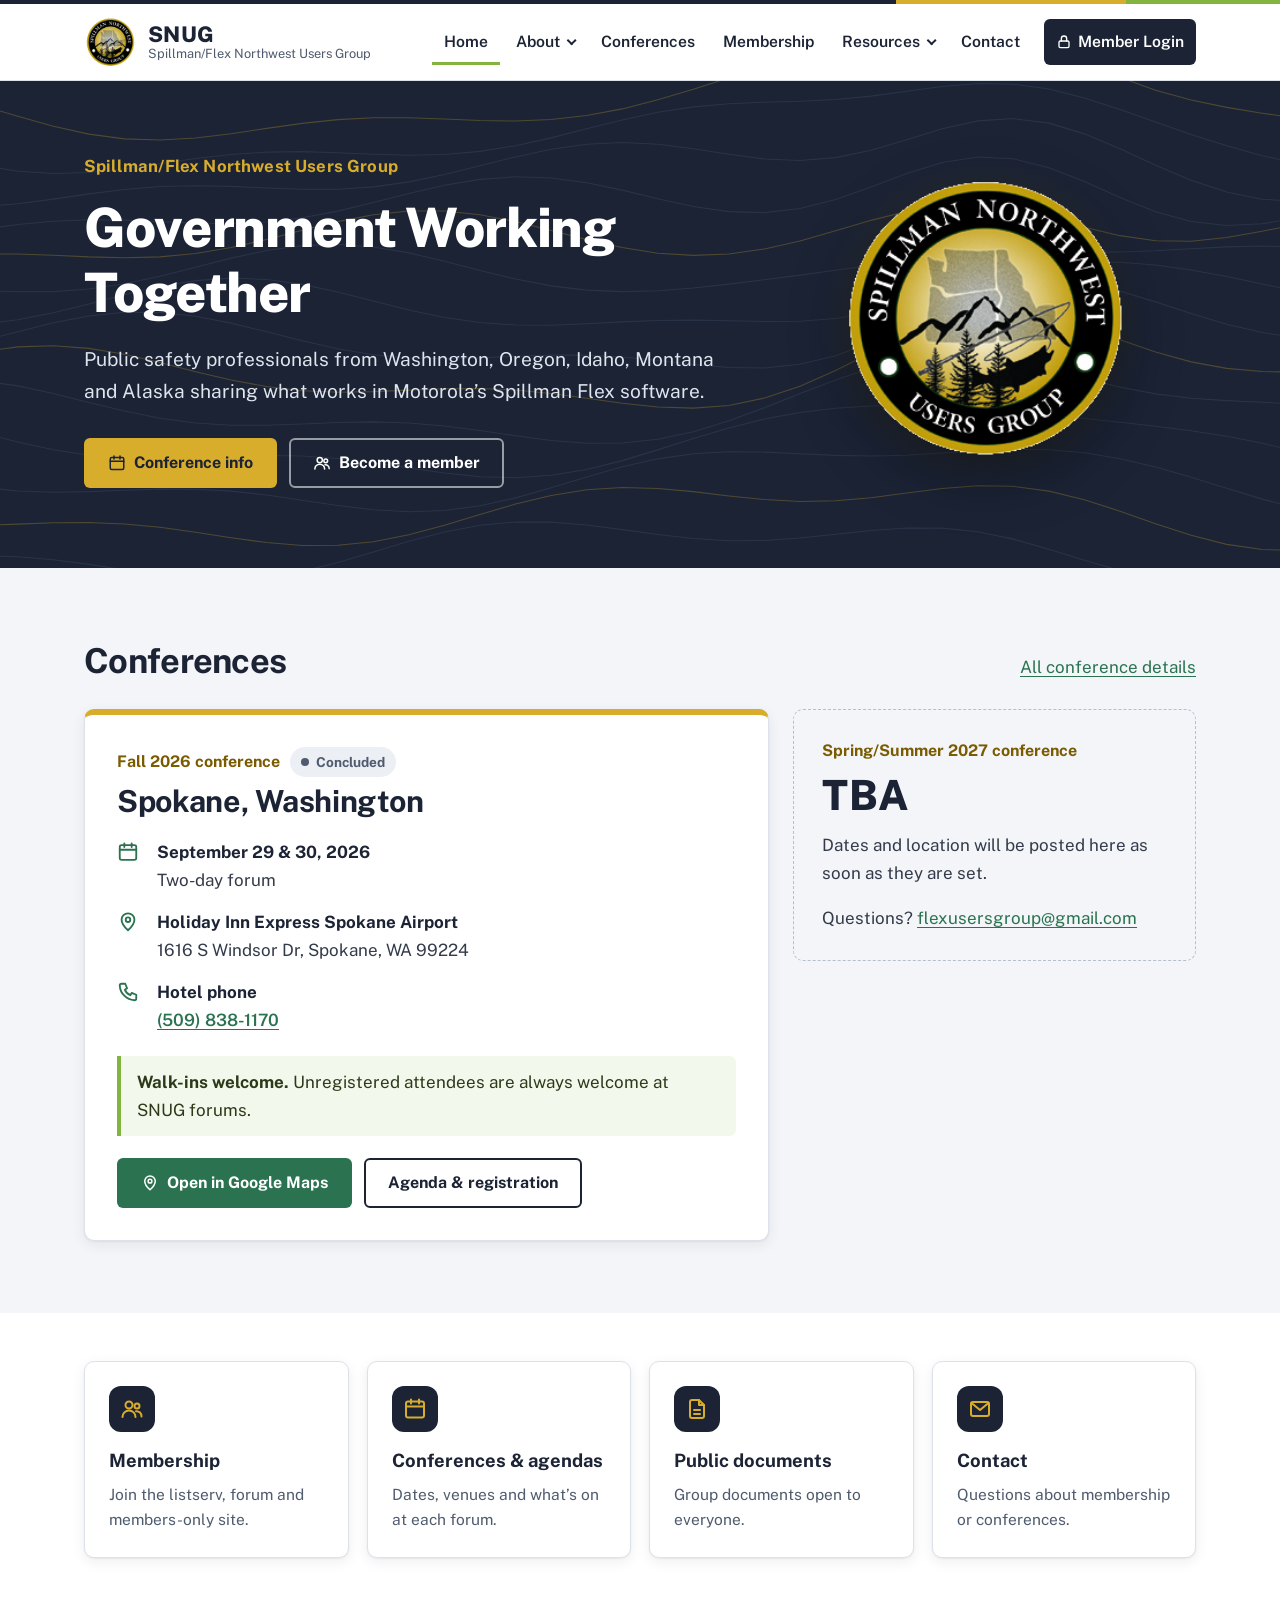
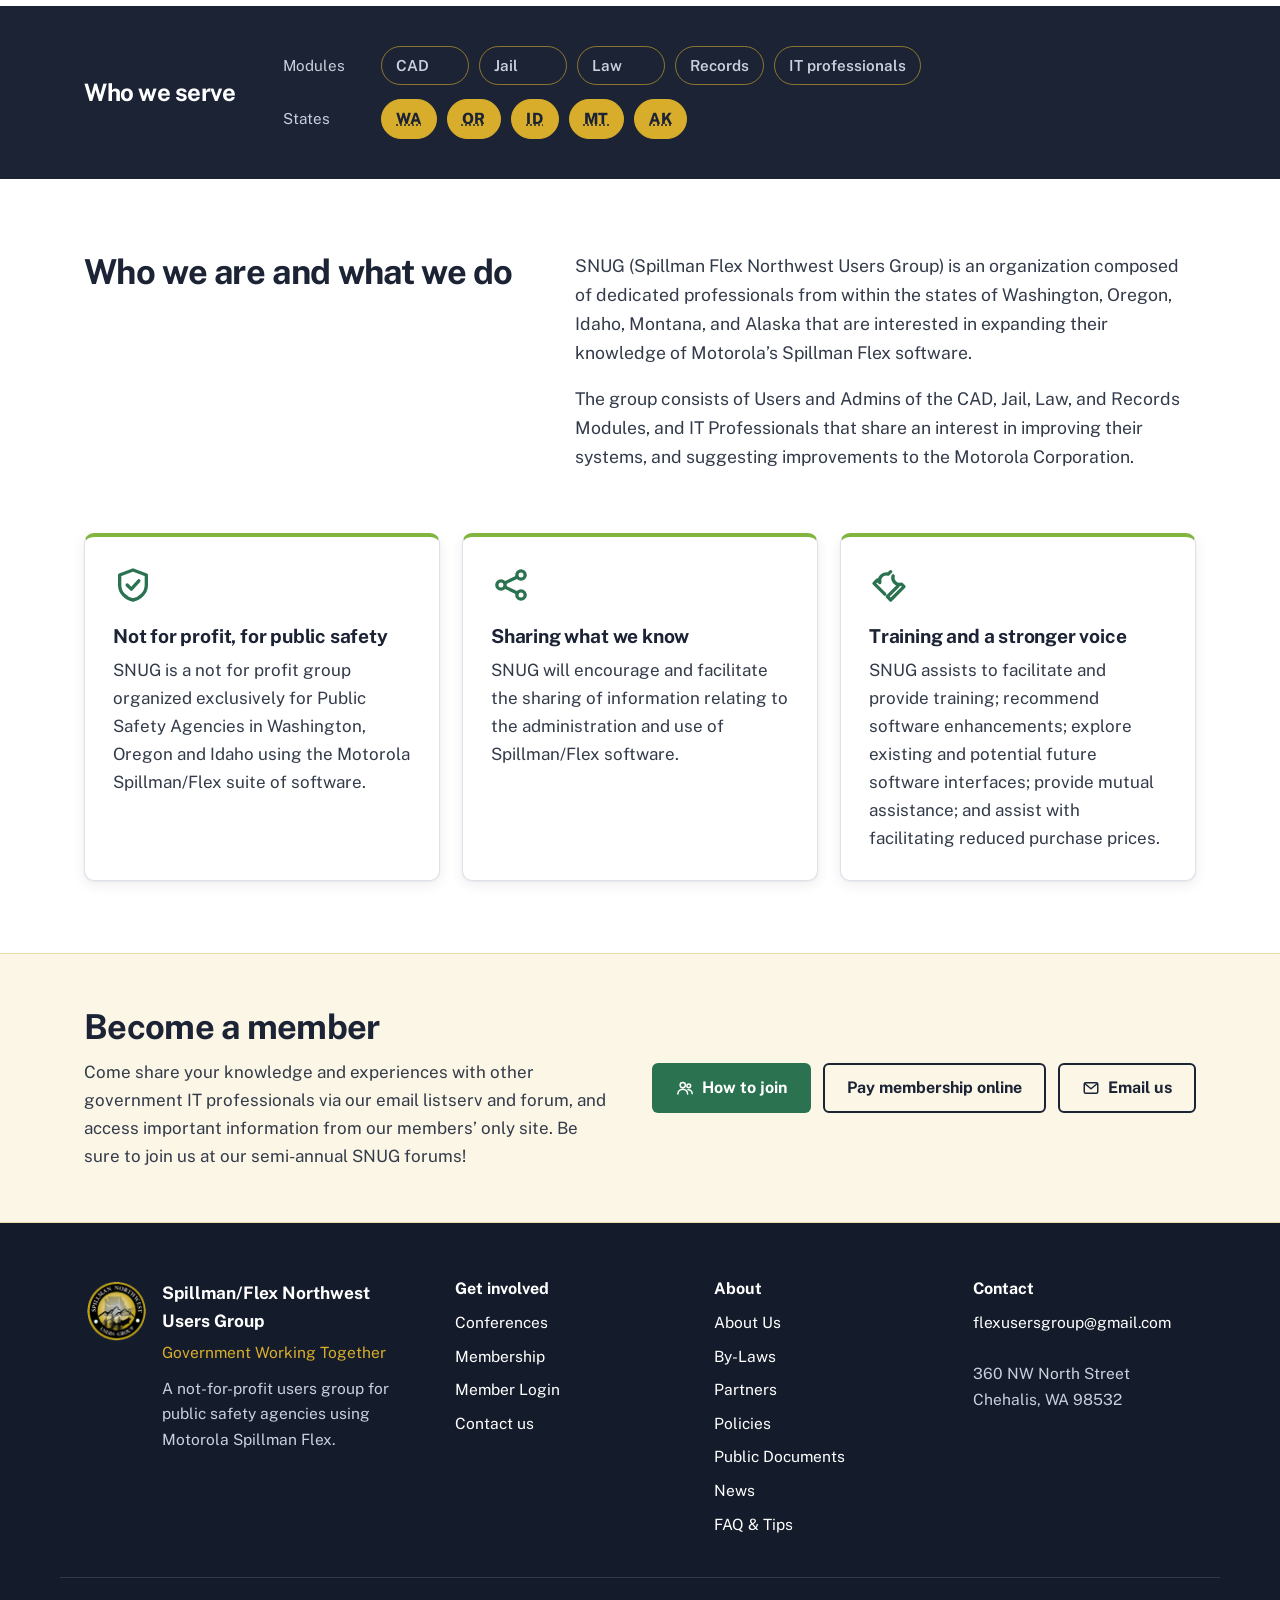
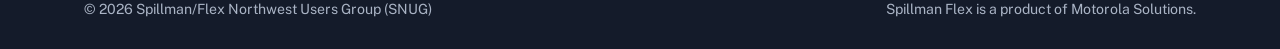
<file: index.html>
<!doctype html>
<html lang="en" class="no-js">
<head>
<meta charset="utf-8">
<meta name="viewport" content="width=device-width,initial-scale=1">
<title>SNUG | Spillman/Flex Northwest Users Group</title>
<meta name="description" content="SNUG, the Spillman/Flex Northwest Users Group: public safety agencies in WA, OR, ID, MT and AK sharing knowledge of Motorola Spillman Flex. Conferences, membership and contact.">
<meta name="theme-color" content="#1b2335">
<link rel="icon" href="assets/logo.png" type="image/png">
<link rel="apple-touch-icon" href="assets/logo.png">
<link rel="preconnect" href="https://fonts.googleapis.com">
<link rel="preconnect" href="https://fonts.gstatic.com" crossorigin>
<link rel="stylesheet" href="https://fonts.googleapis.com/css2?family=Public+Sans:wght@400;500;600;700;800&amp;display=swap">
<link rel="stylesheet" href="assets/style.css">
<script src="assets/site.js" defer></script>
</head>
<body>
<a class="skip" href="#main">Skip to main content</a>
<header class="site-header">
  <div class="wrap header-inner">
    <a class="brand" href="index.html"><img src="assets/logo.png" alt="" width="52" height="53"><span class="brand-text"><strong>SNUG</strong><span>Spillman/Flex Northwest Users Group</span></span></a>
    <button class="nav-toggle" type="button" aria-expanded="false" aria-controls="site-nav"><span class="bars" aria-hidden="true"></span>Menu</button>
    <nav class="site-nav" id="site-nav" aria-label="Main">
      <ul>
        <li><a href="index.html" aria-current="page">Home</a></li>
        <li class="has-dd"><button class="dd-btn" type="button" aria-expanded="false" aria-controls="dd-about">About</button><ul class="dropdown" id="dd-about"><li><a href="about-us.html">About Us</a></li><li><a href="by-laws.html">By-Laws</a></li><li><a href="partners.html">Partners</a></li><li><a href="policies.html">Policies</a></li></ul></li>
        <li><a href="conferences.html">Conferences</a></li>
        <li><a href="membership.html">Membership</a></li>
        <li class="has-dd"><button class="dd-btn" type="button" aria-expanded="false" aria-controls="dd-resources">Resources</button><ul class="dropdown" id="dd-resources"><li><a href="public-documents.html">Public Documents</a></li><li><a href="news.html">News</a></li><li><a href="faq.html">FAQ &amp; Tips</a></li></ul></li>
        <li><a href="contact-us.html">Contact</a></li>
        <li><a class="nav-login" href="login.html"><svg viewBox="0 0 24 24" fill="none" stroke="currentColor" stroke-width="2" stroke-linecap="round" stroke-linejoin="round" aria-hidden="true" focusable="false"><rect x="4.5" y="10.5" width="15" height="10" rx="2"/><path d="M8 10.5V7a4 4 0 0 1 8 0v3.5"/></svg>Member Login</a></li>
      </ul>
    </nav>
  </div>
</header>
<main id="main" tabindex="-1">
<section class="hero" aria-labelledby="hero-title"><svg class="contours" viewBox="0 0 1440 560" preserveAspectRatio="xMidYMid slice" aria-hidden="true" focusable="false"><path d="M-20,33.9 L20,46.1 L60,57.3 L100,66.1 L140,71.4 L180,72.7 L220,70.4 L260,65.6 L300,59.6 L340,54.0 L380,49.8 L420,47.7 L460,47.7 L500,49.1 L540,50.8 L580,51.4 L620,49.7 L660,45.2 L700,37.7 L740,27.5 L780,15.6 L820,2.8 L860,-10.0 L900,-22.5 L940,-34.1 L980,-44.1 L1020,-51.4 L1060,-54.6 L1100,-52.1 L1140,-43.7 L1180,-30.2 L1220,-14.0 L1260,2.3 L1300,16.6 L1340,27.7 L1380,36.0 L1420,42.5 L1460,48.4" stroke="#d8ad2c" stroke-opacity=".55" stroke-width="1.2" fill="none"/><path d="M-20,101.4 L20,107.8 L60,110.4 L100,109.2 L140,105.1 L180,99.4 L220,93.6 L260,89.0 L300,86.3 L340,85.8 L380,87.0 L420,88.7 L460,89.8 L500,89.0 L540,85.5 L580,79.1 L620,70.3 L660,60.1 L700,50.1 L740,41.5 L780,35.4 L820,31.9 L860,30.3 L900,29.2 L940,27.1 L980,23.3 L1020,17.9 L1060,12.4 L1100,9.1 L1140,9.9 L1180,15.4 L1220,25.4 L1260,38.3 L1300,52.5 L1340,66.4 L1380,79.2 L1420,90.3 L1460,99.1" stroke="#6f7fa0" stroke-opacity=".35" stroke-width="1.2" fill="none"/><path d="M-20,147.7 L20,144.4 L60,139.2 L100,133.3 L140,128.3 L180,125.1 L220,124.1 L260,124.9 L300,126.6 L340,128.1 L380,128.0 L420,125.4 L460,119.8 L500,111.6 L540,101.7 L580,91.7 L620,83.1 L660,77.4 L700,75.5 L740,77.5 L780,82.5 L820,88.8 L860,94.0 L900,95.7 L940,92.5 L980,84.2 L1020,72.4 L1060,60.1 L1100,51.2 L1140,48.6 L1180,53.7 L1220,65.8 L1260,82.6 L1300,101.0 L1340,118.0 L1380,131.2 L1420,139.3 L1460,141.8" stroke="#6f7fa0" stroke-opacity=".35" stroke-width="1.2" fill="none"/><path d="M-20,173.1 L20,167.8 L60,164.1 L100,162.4 L140,162.8 L180,164.5 L220,166.2 L260,166.7 L300,164.9 L340,160.2 L380,152.7 L420,143.1 L460,132.9 L500,123.7 L540,117.0 L580,114.1 L620,115.4 L660,120.8 L700,129.1 L740,138.7 L780,147.5 L820,153.3 L860,154.4 L900,149.8 L940,139.7 L980,125.6 L1020,110.5 L1060,98.1 L1100,91.9 L1140,93.8 L1180,103.8 L1220,119.5 L1260,137.3 L1300,153.3 L1340,164.3 L1380,168.9 L1420,167.0 L1460,159.9" stroke="#6f7fa0" stroke-opacity=".35" stroke-width="1.2" fill="none"/><path d="M-20,200.9 L20,200.9 L60,202.3 L100,204.2 L140,205.2 L180,204.2 L220,200.4 L260,193.7 L300,184.6 L340,174.3 L380,164.5 L420,156.8 L460,152.6 L500,152.5 L540,156.8 L580,164.5 L620,174.4 L660,184.7 L700,193.7 L740,200.0 L780,202.5 L820,200.9 L860,195.3 L900,186.2 L940,174.9 L980,163.1 L1020,153.0 L1060,146.7 L1100,145.9 L1140,150.7 L1180,159.9 L1220,170.8 L1260,180.3 L1300,186.0 L1340,186.5 L1380,182.4 L1420,175.3 L1460,167.5" stroke="#d8ad2c" stroke-opacity=".55" stroke-width="1.2" fill="none"/><path d="M-20,242.1 L20,243.5 L60,243.3 L100,240.4 L140,234.4 L180,225.9 L220,215.8 L260,205.6 L300,197.0 L340,191.5 L380,190.1 L420,193.0 L460,199.7 L500,209.0 L540,219.4 L580,229.1 L620,236.8 L660,241.6 L700,243.3 L740,242.2 L780,239.1 L820,234.8 L860,229.9 L900,224.7 L940,219.3 L980,213.7 L1020,208.2 L1060,203.5 L1100,200.2 L1140,198.6 L1180,198.4 L1220,198.8 L1260,198.6 L1300,197.3 L1340,195.1 L1380,192.9 L1420,192.0 L1460,193.2" stroke="#6f7fa0" stroke-opacity=".35" stroke-width="1.2" fill="none"/><path d="M-20,280.0 L20,275.0 L60,267.1 L100,257.3 L140,246.8 L180,237.5 L220,230.9 L260,228.1 L300,229.6 L340,235.1 L380,243.7 L420,253.9 L460,263.9 L500,272.4 L540,278.1 L580,280.9 L620,281.1 L660,279.5 L700,277.3 L740,275.8 L780,275.3 L820,276.0 L860,276.8 L900,276.5 L940,273.6 L980,267.1 L1020,257.2 L1060,245.0 L1100,232.4 L1140,221.6 L1180,214.0 L1220,210.2 L1260,210.2 L1300,213.3 L1340,218.9 L1380,226.3 L1420,234.6 L1460,243.1" stroke="#6f7fa0" stroke-opacity=".35" stroke-width="1.2" fill="none"/><path d="M-20,298.8 L20,288.3 L60,278.4 L100,270.7 L140,266.5 L180,266.6 L220,270.9 L260,278.7 L300,288.5 L340,298.6 L380,307.6 L420,314.3 L460,317.9 L500,318.8 L540,317.8 L580,315.9 L620,314.5 L660,314.7 L700,316.8 L740,320.6 L780,325.1 L820,328.6 L860,329.1 L900,325.0 L940,315.3 L980,300.2 L1020,281.6 L1060,262.2 L1100,245.6 L1140,234.6 L1180,230.7 L1220,233.9 L1260,242.7 L1300,254.8 L1340,267.9 L1380,279.9 L1420,289.3 L1460,295.5" stroke="#6f7fa0" stroke-opacity=".35" stroke-width="1.2" fill="none"/><path d="M-20,310.9 L20,305.4 L60,304.1 L100,307.1 L140,313.8 L180,323.1 L220,333.3 L260,342.7 L300,350.1 L340,354.7 L380,356.4 L420,355.8 L460,354.1 L500,352.5 L540,352.2 L580,354.0 L620,357.9 L660,363.2 L700,368.8 L740,373.0 L780,374.3 L820,371.3 L860,363.0 L900,349.6 L940,331.9 L980,312.0 L1020,292.7 L1060,277.1 L1100,267.7 L1140,266.1 L1180,271.8 L1220,283.2 L1260,297.3 L1300,311.1 L1340,322.3 L1380,329.6 L1420,333.2 L1460,333.9" stroke="#d8ad2c" stroke-opacity=".55" stroke-width="1.2" fill="none"/><path d="M-20,343.7 L20,349.3 L60,357.9 L100,367.9 L140,377.6 L180,385.7 L220,391.1 L260,393.7 L300,393.7 L340,392.2 L380,390.5 L420,389.8 L460,391.0 L500,394.4 L540,399.5 L580,405.4 L620,410.7 L660,413.9 L700,413.6 L740,409.3 L780,400.8 L820,388.6 L860,373.9 L900,358.0 L940,342.6 L980,329.3 L1020,319.7 L1060,314.9 L1100,315.6 L1140,321.1 L1180,330.2 L1220,340.8 L1260,350.7 L1300,358.3 L1340,363.2 L1380,365.9 L1420,367.7 L1460,370.2" stroke="#6f7fa0" stroke-opacity=".35" stroke-width="1.2" fill="none"/><path d="M-20,402.5 L20,412.4 L60,421.1 L100,427.4 L140,430.7 L180,431.4 L220,430.3 L260,428.6 L300,427.6 L340,428.2 L380,431.0 L420,435.8 L460,441.7 L500,447.4 L540,451.5 L580,452.6 L620,449.9 L660,443.3 L700,433.4 L740,421.3 L780,408.5 L820,396.6 L860,386.6 L900,379.2 L940,374.4 L980,371.9 L1020,371.3 L1060,372.2 L1100,374.5 L1140,377.7 L1180,381.7 L1220,385.9 L1260,390.3 L1300,394.7 L1340,399.8 L1380,406.0 L1420,413.8 L1460,423.3" stroke="#6f7fa0" stroke-opacity=".35" stroke-width="1.2" fill="none"/><path d="M-20,463.3 L20,467.6 L60,469.0 L100,468.3 L140,466.7 L180,465.4 L220,465.5 L260,467.7 L300,472.1 L340,477.9 L380,483.9 L420,488.7 L460,490.9 L500,489.5 L540,484.2 L580,475.3 L620,463.9 L660,451.8 L700,440.4 L740,431.4 L780,425.7 L820,423.4 L860,423.8 L900,425.6 L940,427.5 L980,428.2 L1020,427.3 L1060,424.9 L1100,422.3 L1140,420.6 L1180,421.1 L1220,424.6 L1260,431.2 L1300,440.6 L1340,452.1 L1380,464.6 L1420,476.7 L1460,487.1" stroke="#6f7fa0" stroke-opacity=".35" stroke-width="1.2" fill="none"/><path d="M-20,506.2 L20,504.8 L60,503.3 L100,503.0 L140,504.6 L180,508.4 L220,514.0 L260,520.2 L300,525.6 L340,528.8 L380,528.7 L420,524.6 L460,516.7 L500,506.0 L540,493.9 L580,482.3 L620,472.6 L660,466.2 L700,463.7 L740,464.7 L780,468.3 L820,473.1 L860,477.2 L900,479.4 L940,478.6 L980,475.1 L1020,469.9 L1060,464.7 L1100,461.6 L1140,462.3 L1180,467.7 L1220,477.5 L1260,490.3 L1300,504.4 L1340,517.4 L1380,527.6 L1420,533.4 L1460,534.5" stroke="#d8ad2c" stroke-opacity=".55" stroke-width="1.2" fill="none"/><path d="M-20,540.5 L20,541.6 L60,544.9 L100,550.1 L140,556.3 L180,562.3 L220,566.4 L260,567.4 L300,564.6 L340,557.9 L380,547.9 L420,536.1 L460,524.1 L500,513.7 L540,506.2 L580,502.5 L620,502.6 L660,505.9 L700,511.0 L740,516.6 L780,521.1 L820,523.5 L860,523.2 L900,520.5 L940,516.3 L980,511.9 L1020,509.1 L1060,509.3 L1100,513.5 L1140,521.7 L1180,533.0 L1220,545.5 L1260,557.0 L1300,565.4 L1340,569.3 L1380,568.3 L1420,562.8 L1460,554.1" stroke="#6f7fa0" stroke-opacity=".35" stroke-width="1.2" fill="none"/></svg>
  <div class="wrap hero-inner">
    <div>
      <span class="kicker">Spillman/Flex Northwest Users Group</span>
      <h1 id="hero-title">Government Working Together</h1>
      <p>Public safety professionals from Washington, Oregon, Idaho, Montana and Alaska sharing what works in Motorola&rsquo;s Spillman Flex software.</p>
      <div class="btn-row">
        <a class="btn btn-gold" href="conferences.html"><svg viewBox="0 0 24 24" fill="none" stroke="currentColor" stroke-width="2" stroke-linecap="round" stroke-linejoin="round" aria-hidden="true" focusable="false"><rect x="3" y="4.5" width="18" height="16" rx="2"/><path d="M3 9.5h18M8 2.5v4M16 2.5v4"/></svg>Conference info</a>
        <a class="btn btn-ghost-light" href="membership.html"><svg viewBox="0 0 24 24" fill="none" stroke="currentColor" stroke-width="2" stroke-linecap="round" stroke-linejoin="round" aria-hidden="true" focusable="false"><circle cx="9" cy="8" r="3.5"/><path d="M2.5 20a6.5 6.5 0 0 1 13 0"/><circle cx="17" cy="9" r="2.5"/><path d="M16 14.2a5 5 0 0 1 5.5 5.3"/></svg>Become a member</a>
      </div>
    </div>
    <div class="hero-badge"><img src="assets/logo.png" alt="SNUG badge: Spillman Northwest Users Group, with mountains and evergreens over a map of the Northwest" width="260" height="265"></div>
  </div>
</section>

<section class="section bg-paper" aria-labelledby="conf-title">
  <div class="wrap">
    <div class="section-head"><h2 id="conf-title">Conferences</h2><a href="conferences.html">All conference details</a></div>
    <div class="events">
      <article class="card event event-feature" aria-labelledby="fall26">
  <div class="event-top"><span class="event-season">Fall 2026 conference</span><span class="status" data-start="2026-09-29" data-end="2026-09-30" hidden></span></div>
  <h3 id="fall26">Spokane, Washington</h3>
  <ul class="facts">
    <li><svg viewBox="0 0 24 24" fill="none" stroke="currentColor" stroke-width="2" stroke-linecap="round" stroke-linejoin="round" aria-hidden="true" focusable="false"><rect x="3" y="4.5" width="18" height="16" rx="2"/><path d="M3 9.5h18M8 2.5v4M16 2.5v4"/></svg><div><strong>September 29 &amp; 30, 2026</strong>Two-day forum</div></li>
    <li><svg viewBox="0 0 24 24" fill="none" stroke="currentColor" stroke-width="2" stroke-linecap="round" stroke-linejoin="round" aria-hidden="true" focusable="false"><path d="M12 21s-7-6.2-7-11.5a7 7 0 0 1 14 0C19 14.8 12 21 12 21z"/><circle cx="12" cy="9.5" r="2.5"/></svg><div><strong>Holiday Inn Express Spokane Airport</strong>1616 S Windsor Dr, Spokane, WA 99224</div></li>
    <li><svg viewBox="0 0 24 24" fill="none" stroke="currentColor" stroke-width="2" stroke-linecap="round" stroke-linejoin="round" aria-hidden="true" focusable="false"><path d="M5 3h4l2 5-2.5 1.5a11 11 0 0 0 6 6L16 13l5 2v4a2 2 0 0 1-2 2A17 17 0 0 1 3 5a2 2 0 0 1 2-2z"/></svg><div><strong>Hotel phone</strong><a href="tel:+15098381170">(509) 838-1170</a></div></li>
  </ul>
  <p class="note"><strong>Walk-ins welcome.</strong> Unregistered attendees are always welcome at SNUG forums.</p>
  <div class="btn-row">
    <a class="btn btn-primary" href="https://www.google.com/maps/search/?api=1&query=Holiday+Inn+Express+Spokane+Airport%2C+1616+S+Windsor+Dr%2C+Spokane%2C+WA+99224" target="_blank" rel="noopener"><svg viewBox="0 0 24 24" fill="none" stroke="currentColor" stroke-width="2" stroke-linecap="round" stroke-linejoin="round" aria-hidden="true" focusable="false"><path d="M12 21s-7-6.2-7-11.5a7 7 0 0 1 14 0C19 14.8 12 21 12 21z"/><circle cx="12" cy="9.5" r="2.5"/></svg>Open in Google Maps<span class="visually-hidden"> (opens in a new tab)</span></a>
    <a class="btn btn-outline" href="conferences.html#agenda">Agenda &amp; registration</a>
  </div>
</article>
      <article class="card event event-quiet" aria-labelledby="spring27">
  <div class="event-top"><span class="event-season">Spring/Summer 2027 conference</span></div>
  <h3 id="spring27" class="visually-hidden">Spring/Summer 2027 conference</h3>
  <p class="tba">TBA</p>
  <p>Dates and location will be posted here as soon as they are set.</p>
  <p>Questions? <a href="mailto:flexusersgroup@gmail.com">flexusersgroup@gmail.com</a></p>
</article>
    </div>
  </div>
</section>

<section class="section-tight" aria-labelledby="quick-title">
  <div class="wrap">
    <h2 id="quick-title" class="visually-hidden">Find it fast</h2>
    <div class="tiles">
      <a class="tile" href="membership.html"><span class="ico"><svg viewBox="0 0 24 24" fill="none" stroke="currentColor" stroke-width="2" stroke-linecap="round" stroke-linejoin="round" aria-hidden="true" focusable="false"><circle cx="9" cy="8" r="3.5"/><path d="M2.5 20a6.5 6.5 0 0 1 13 0"/><circle cx="17" cy="9" r="2.5"/><path d="M16 14.2a5 5 0 0 1 5.5 5.3"/></svg></span><strong>Membership</strong><span>Join the listserv, forum and members-only site.</span></a>
      <a class="tile" href="conferences.html"><span class="ico"><svg viewBox="0 0 24 24" fill="none" stroke="currentColor" stroke-width="2" stroke-linecap="round" stroke-linejoin="round" aria-hidden="true" focusable="false"><rect x="3" y="4.5" width="18" height="16" rx="2"/><path d="M3 9.5h18M8 2.5v4M16 2.5v4"/></svg></span><strong>Conferences &amp; agendas</strong><span>Dates, venues and what&rsquo;s on at each forum.</span></a>
      <a class="tile" href="public-documents.html"><span class="ico"><svg viewBox="0 0 24 24" fill="none" stroke="currentColor" stroke-width="2" stroke-linecap="round" stroke-linejoin="round" aria-hidden="true" focusable="false"><path d="M14 3H7a2 2 0 0 0-2 2v14a2 2 0 0 0 2 2h10a2 2 0 0 0 2-2V8z"/><path d="M14 3v5h5M9 13h6M9 17h6"/></svg></span><strong>Public documents</strong><span>Group documents open to everyone.</span></a>
      <a class="tile" href="contact-us.html"><span class="ico"><svg viewBox="0 0 24 24" fill="none" stroke="currentColor" stroke-width="2" stroke-linecap="round" stroke-linejoin="round" aria-hidden="true" focusable="false"><rect x="3" y="5" width="18" height="14" rx="2"/><path d="m3.5 6 8.5 7 8.5-7"/></svg></span><strong>Contact</strong><span>Questions about membership or conferences.</span></a>
    </div>
  </div>
</section>

<section class="serve" aria-labelledby="serve-title">
  <div class="wrap">
    <h2 id="serve-title">Who we serve</h2>
    <div class="serve-rows">
      <div class="serve-row"><span>Modules</span><span class="chip">CAD</span><span class="chip">Jail</span><span class="chip">Law</span><span class="chip">Records</span><span class="chip">IT professionals</span></div>
      <div class="serve-row"><span>States</span><abbr class="chip chip-state" title="Washington">WA</abbr><abbr class="chip chip-state" title="Oregon">OR</abbr><abbr class="chip chip-state" title="Idaho">ID</abbr><abbr class="chip chip-state" title="Montana">MT</abbr><abbr class="chip chip-state" title="Alaska">AK</abbr></div>
    </div>
  </div>
</section>

<section class="section" aria-labelledby="goals-title">
  <div class="wrap">
    <div class="mission">
      <h2 id="goals-title">Who we are and what we do</h2>
      <div>
        <p>SNUG (Spillman Flex Northwest Users Group) is an organization composed of dedicated professionals from within the states of Washington, Oregon, Idaho, Montana, and Alaska that are interested in expanding their knowledge of Motorola&rsquo;s Spillman Flex software.</p>
        <p>The group consists of Users and Admins of the CAD, Jail, Law, and Records Modules, and IT Professionals that share an interest in improving their systems, and suggesting improvements to the Motorola Corporation.</p>
      </div>
    </div>
    <h3 class="visually-hidden">Our goals</h3>
    <div class="goals">
      <article class="card goal"><svg class="ico" viewBox="0 0 24 24" fill="none" stroke="currentColor" stroke-width="2" stroke-linecap="round" stroke-linejoin="round" aria-hidden="true" focusable="false"><path d="M12 3 4 6v6c0 4.5 3.4 8 8 9 4.6-1 8-4.5 8-9V6z"/><path d="m8.5 12 2.5 2.5 4.5-5"/></svg><h3>Not for profit, for public safety</h3><p>SNUG is a not for profit group organized exclusively for Public Safety Agencies in Washington, Oregon and Idaho using the Motorola Spillman/Flex suite of software.</p></article>
      <article class="card goal"><svg class="ico" viewBox="0 0 24 24" fill="none" stroke="currentColor" stroke-width="2" stroke-linecap="round" stroke-linejoin="round" aria-hidden="true" focusable="false"><circle cx="6" cy="12" r="2.5"/><circle cx="18" cy="6" r="2.5"/><circle cx="18" cy="18" r="2.5"/><path d="m8.2 10.8 7.6-3.6M8.2 13.2l7.6 3.6"/></svg><h3>Sharing what we know</h3><p>SNUG will encourage and facilitate the sharing of information relating to the administration and use of Spillman/Flex software.</p></article>
      <article class="card goal"><svg class="ico" viewBox="0 0 24 24" fill="none" stroke="currentColor" stroke-width="2" stroke-linecap="round" stroke-linejoin="round" aria-hidden="true" focusable="false"><path d="M14.5 6.5a4 4 0 0 0 5 5L21 13l-8 8-2-2 6.5-6.5M9.5 17.5 3 11l2-2 1.5 1.5a4 4 0 0 1 5-5L13 4"/></svg><h3>Training and a stronger voice</h3><p>SNUG assists to facilitate and provide training; recommend software enhancements; explore existing and potential future software interfaces; provide mutual assistance; and assist with facilitating reduced purchase prices.</p></article>
    </div>
  </div>
</section>

<section class="cta-band" aria-labelledby="join-title">
  <div class="wrap">
    <div>
      <h2 id="join-title">Become a member</h2>
      <p>Come share your knowledge and experiences with other government IT professionals via our email listserv and forum, and access important information from our members&rsquo; only site. Be sure to join us at our semi-annual SNUG forums!</p>
    </div>
    <div class="btn-row">
      <a class="btn btn-primary" href="membership.html"><svg viewBox="0 0 24 24" fill="none" stroke="currentColor" stroke-width="2" stroke-linecap="round" stroke-linejoin="round" aria-hidden="true" focusable="false"><circle cx="9" cy="8" r="3.5"/><path d="M2.5 20a6.5 6.5 0 0 1 13 0"/><circle cx="17" cy="9" r="2.5"/><path d="M16 14.2a5 5 0 0 1 5.5 5.3"/></svg>How to join</a>
      <a class="btn btn-outline" href="membership.html#pay">Pay membership online</a>
      <a class="btn btn-outline" href="mailto:flexusersgroup@gmail.com?subject=SNUG%20membership%20inquiry"><svg viewBox="0 0 24 24" fill="none" stroke="currentColor" stroke-width="2" stroke-linecap="round" stroke-linejoin="round" aria-hidden="true" focusable="false"><rect x="3" y="5" width="18" height="14" rx="2"/><path d="m3.5 6 8.5 7 8.5-7"/></svg>Email us</a>
    </div>
  </div>
</section>
</main>
<footer class="site-footer">
  <div class="wrap footer-grid">
    <div class="footer-brand">
      <img src="assets/logo.png" alt="" width="64" height="65">
      <div><strong>Spillman/Flex Northwest Users Group</strong><em>Government Working Together</em>
      <p style="margin-top:10px">A not-for-profit users group for public safety agencies using Motorola Spillman Flex.</p></div>
    </div>
    <div>
      <h2>Get involved</h2>
      <ul><li><a href="conferences.html">Conferences</a></li><li><a href="membership.html">Membership</a></li><li><a href="login.html">Member Login</a></li><li><a href="contact-us.html">Contact us</a></li></ul>
    </div>
    <div>
      <h2>About</h2>
      <ul><li><a href="about-us.html">About Us</a></li><li><a href="by-laws.html">By-Laws</a></li><li><a href="partners.html">Partners</a></li><li><a href="policies.html">Policies</a></li><li><a href="public-documents.html">Public Documents</a></li><li><a href="news.html">News</a></li><li><a href="faq.html">FAQ &amp; Tips</a></li></ul>
    </div>
    <div>
      <h2>Contact</h2>
      <address><a href="mailto:flexusersgroup@gmail.com">flexusersgroup@gmail.com</a><br><br>360 NW North Street<br>Chehalis, WA 98532</address>
    </div>
  </div>
  <div class="wrap footer-small">
    <span>&copy; <span data-year>2026</span> Spillman/Flex Northwest Users Group (SNUG)</span>
    <span>Spillman Flex is a product of Motorola Solutions.</span>
  </div>
</footer>
<script>document.querySelectorAll('[data-year]').forEach(function(e){e.textContent=new Date().getFullYear()})</script>
</body>
</html>
</file>
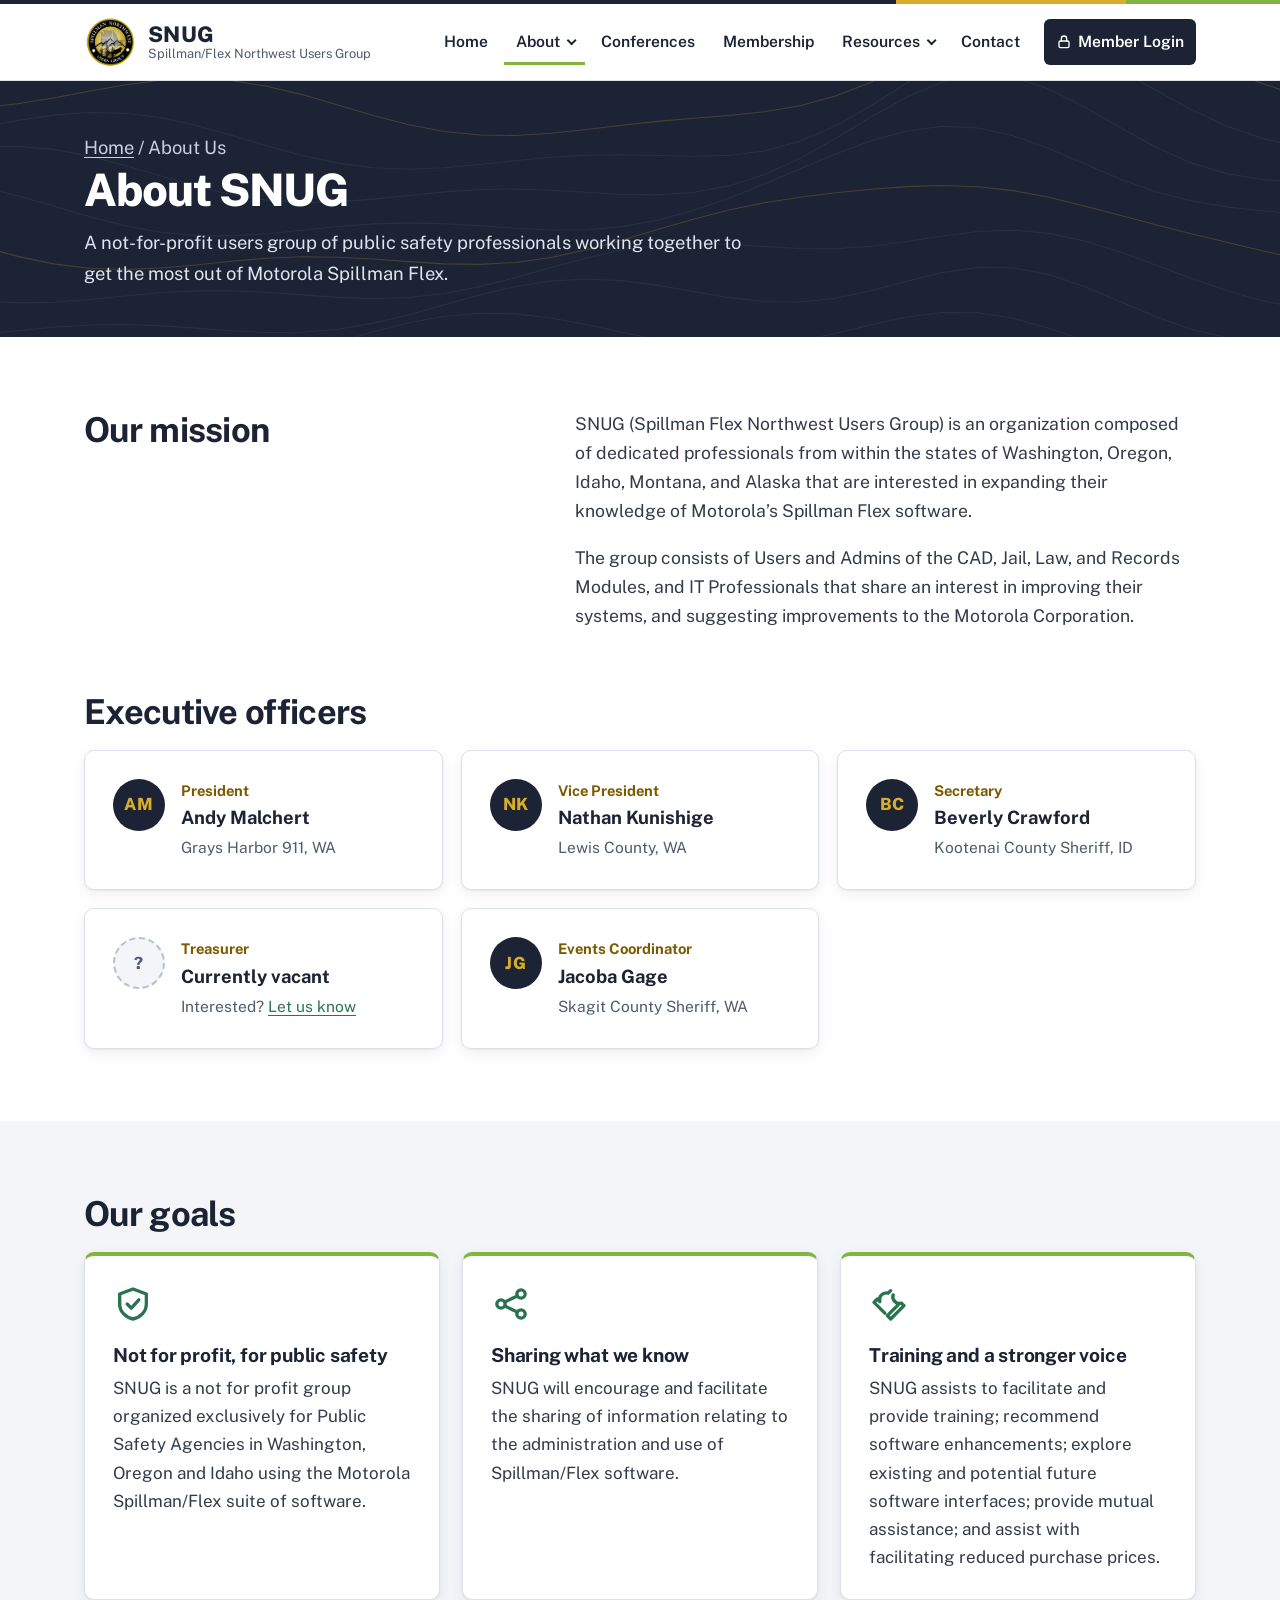
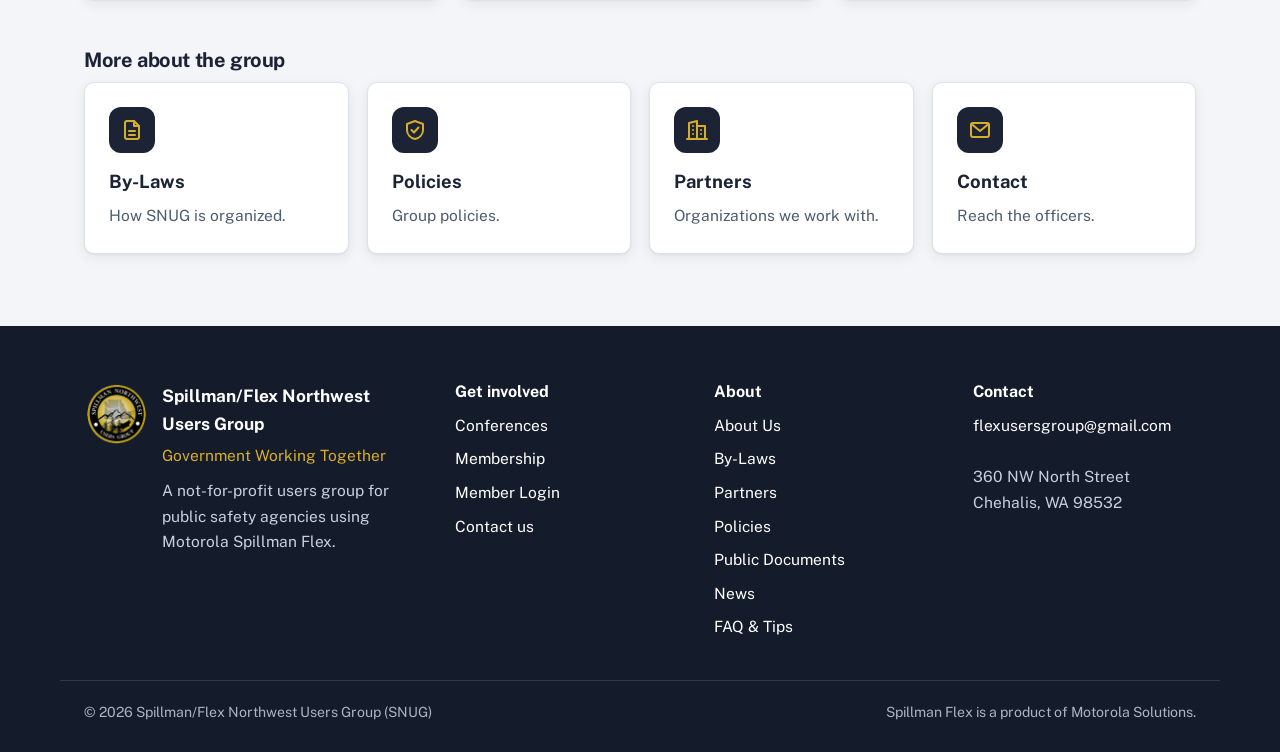
<file: about-us.html>
<!doctype html>
<html lang="en" class="no-js">
<head>
<meta charset="utf-8">
<meta name="viewport" content="width=device-width,initial-scale=1">
<title>About Us | SNUG</title>
<meta name="description" content="About SNUG: mission, goals and executive officers of the Spillman/Flex Northwest Users Group.">
<meta name="theme-color" content="#1b2335">
<link rel="icon" href="assets/logo.png" type="image/png">
<link rel="apple-touch-icon" href="assets/logo.png">
<link rel="preconnect" href="https://fonts.googleapis.com">
<link rel="preconnect" href="https://fonts.gstatic.com" crossorigin>
<link rel="stylesheet" href="https://fonts.googleapis.com/css2?family=Public+Sans:wght@400;500;600;700;800&amp;display=swap">
<link rel="stylesheet" href="assets/style.css">
<script src="assets/site.js" defer></script>
</head>
<body>
<a class="skip" href="#main">Skip to main content</a>
<header class="site-header">
  <div class="wrap header-inner">
    <a class="brand" href="index.html"><img src="assets/logo.png" alt="" width="52" height="53"><span class="brand-text"><strong>SNUG</strong><span>Spillman/Flex Northwest Users Group</span></span></a>
    <button class="nav-toggle" type="button" aria-expanded="false" aria-controls="site-nav"><span class="bars" aria-hidden="true"></span>Menu</button>
    <nav class="site-nav" id="site-nav" aria-label="Main">
      <ul>
        <li><a href="index.html">Home</a></li>
        <li class="has-dd"><button class="dd-btn current" type="button" aria-expanded="false" aria-controls="dd-about">About</button><ul class="dropdown" id="dd-about"><li><a href="about-us.html" aria-current="page">About Us</a></li><li><a href="by-laws.html">By-Laws</a></li><li><a href="partners.html">Partners</a></li><li><a href="policies.html">Policies</a></li></ul></li>
        <li><a href="conferences.html">Conferences</a></li>
        <li><a href="membership.html">Membership</a></li>
        <li class="has-dd"><button class="dd-btn" type="button" aria-expanded="false" aria-controls="dd-resources">Resources</button><ul class="dropdown" id="dd-resources"><li><a href="public-documents.html">Public Documents</a></li><li><a href="news.html">News</a></li><li><a href="faq.html">FAQ &amp; Tips</a></li></ul></li>
        <li><a href="contact-us.html">Contact</a></li>
        <li><a class="nav-login" href="login.html"><svg viewBox="0 0 24 24" fill="none" stroke="currentColor" stroke-width="2" stroke-linecap="round" stroke-linejoin="round" aria-hidden="true" focusable="false"><rect x="4.5" y="10.5" width="15" height="10" rx="2"/><path d="M8 10.5V7a4 4 0 0 1 8 0v3.5"/></svg>Member Login</a></li>
      </ul>
    </nav>
  </div>
</header>
<main id="main" tabindex="-1">
<section class="page-head"><svg class="contours" viewBox="0 0 1440 300" preserveAspectRatio="xMidYMid slice" aria-hidden="true" focusable="false"><path d="M-20,36.2 L20,31.6 L60,25.1 L100,17.5 L140,10.4 L180,5.2 L220,3.4 L260,5.5 L300,11.8 L340,21.3 L380,32.9 L420,44.7 L460,55.2 L500,62.8 L540,66.8 L580,67.3 L620,64.8 L660,60.5 L700,55.7 L740,51.4 L780,47.8 L820,44.7 L860,40.6 L900,33.8 L940,22.8 L980,7.3 L1020,-11.7 L1060,-31.4 L1100,-48.5 L1140,-59.9 L1180,-63.8 L1220,-60.4 L1260,-50.9 L1300,-37.5 L1340,-22.1 L1380,-6.3 L1420,8.7 L1460,22.2" stroke="#d8ad2c" stroke-opacity=".55" stroke-width="1.2" fill="none"/><path d="M-20,57.9 L20,50.4 L60,44.4 L100,41.4 L140,42.2 L180,47.1 L220,55.8 L260,66.9 L300,78.8 L340,89.8 L380,98.4 L420,103.6 L460,105.2 L500,103.6 L540,99.9 L580,95.5 L620,91.7 L660,89.4 L700,89.0 L740,89.9 L780,90.7 L820,89.7 L860,84.7 L900,73.8 L940,56.5 L980,33.8 L1020,8.3 L1060,-15.5 L1100,-33.2 L1140,-41.3 L1180,-38.4 L1220,-25.8 L1260,-6.3 L1300,16.2 L1340,38.0 L1380,56.6 L1420,70.6 L1460,79.6" stroke="#6f7fa0" stroke-opacity=".35" stroke-width="1.2" fill="none"/><path d="M-20,79.8 L20,79.3 L60,82.9 L100,90.5 L140,100.9 L180,112.7 L220,124.2 L260,133.7 L300,140.0 L340,142.7 L380,142.0 L420,138.9 L460,134.7 L500,130.7 L540,128.1 L580,127.5 L620,128.8 L660,131.2 L700,133.6 L740,134.1 L780,131.4 L820,124.0 L860,111.2 L900,93.1 L940,70.7 L980,46.5 L1020,23.9 L1060,7.0 L1100,-0.8 L1140,2.0 L1180,14.9 L1220,35.1 L1260,58.3 L1300,80.3 L1340,98.1 L1380,110.2 L1420,116.8 L1460,119.4" stroke="#6f7fa0" stroke-opacity=".35" stroke-width="1.2" fill="none"/><path d="M-20,125.5 L20,135.1 L60,146.7 L100,158.4 L140,168.6 L180,176.0 L220,179.8 L260,180.2 L300,177.8 L340,173.8 L380,169.7 L420,166.7 L460,165.6 L500,166.5 L540,168.9 L580,171.7 L620,173.6 L660,173.3 L700,169.8 L740,162.6 L780,151.7 L820,137.8 L860,121.8 L900,104.7 L940,88.0 L980,73.2 L1020,62.2 L1060,57.0 L1100,58.8 L1140,67.6 L1180,81.9 L1220,99.2 L1260,116.2 L1300,130.5 L1340,140.8 L1380,147.6 L1420,152.0 L1460,155.8" stroke="#6f7fa0" stroke-opacity=".35" stroke-width="1.2" fill="none"/><path d="M-20,192.5 L20,203.3 L60,211.7 L100,216.6 L140,218.1 L180,216.4 L220,212.9 L260,208.8 L300,205.4 L340,203.8 L380,204.2 L420,206.3 L460,209.2 L500,211.7 L540,212.3 L580,210.1 L620,204.5 L660,195.8 L700,184.9 L740,173.0 L780,161.4 L820,151.2 L860,143.0 L900,136.7 L940,131.7 L980,127.7 L1020,124.8 L1060,123.6 L1100,124.9 L1140,129.3 L1180,136.8 L1220,146.5 L1260,157.1 L1300,167.7 L1340,177.8 L1380,187.5 L1420,196.9 L1460,206.1" stroke="#d8ad2c" stroke-opacity=".55" stroke-width="1.2" fill="none"/><path d="M-20,253.1 L20,255.6 L60,254.9 L100,251.8 L140,247.8 L180,244.2 L220,242.1 L260,242.0 L300,243.7 L340,246.6 L380,249.4 L420,250.8 L460,249.5 L500,245.0 L540,237.3 L580,227.1 L620,215.8 L660,205.0 L700,196.2 L740,190.7 L780,188.7 L820,189.6 L860,192.2 L900,194.4 L940,194.7 L980,191.9 L1020,186.6 L1060,180.3 L1100,175.3 L1140,173.9 L1180,177.4 L1220,185.9 L1260,198.3 L1300,212.9 L1340,228.0 L1380,241.8 L1420,253.2 L1460,260.9" stroke="#6f7fa0" stroke-opacity=".35" stroke-width="1.2" fill="none"/><path d="M-20,290.6 L20,286.8 L60,283.1 L100,280.5 L140,279.9 L180,281.2 L220,284.0 L260,287.0 L300,289.0 L340,288.7 L380,285.2 L420,278.4 L460,268.9 L500,257.7 L540,246.6 L580,237.2 L620,230.9 L660,228.7 L700,230.6 L740,235.9 L780,242.9 L820,249.7 L860,254.2 L900,254.7 L940,250.4 L980,242.0 L1020,231.3 L1060,221.5 L1100,215.7 L1140,216.3 L1180,223.8 L1220,237.3 L1260,254.1 L1300,271.0 L1340,285.2 L1380,294.5 L1420,298.0 L1460,295.7" stroke="#6f7fa0" stroke-opacity=".35" stroke-width="1.2" fill="none"/><path d="M-20,319.1 L20,317.9 L60,318.8 L100,321.3 L140,324.4 L180,327.0 L220,327.5 L260,325.1 L300,319.3 L340,310.5 L380,299.6 L420,288.2 L460,278.0 L500,270.7 L540,267.2 L580,268.0 L620,272.7 L660,280.1 L700,288.8 L740,296.9 L780,302.8 L820,305.4 L860,303.8 L900,298.3 L940,289.9 L980,280.1 L1020,271.5 L1060,266.4 L1100,266.7 L1140,273.0 L1180,284.2 L1220,297.9 L1260,311.0 L1300,320.5 L1340,324.5 L1380,322.8 L1420,316.1 L1460,306.5" stroke="#6f7fa0" stroke-opacity=".35" stroke-width="1.2" fill="none"/><path d="M-20,358.6 L20,361.8 L60,364.7 L100,366.0 L140,364.6 L180,359.9 L220,351.9 L260,341.4 L300,330.0 L340,319.2 L380,310.8 L420,306.0 L460,305.4 L500,308.9 L540,315.6 L580,324.2 L620,333.0 L660,340.4 L700,345.5 L740,347.7 L780,347.1 L820,344.3 L860,340.0 L900,335.2 L940,330.6 L980,327.2 L1020,325.4 L1060,326.0 L1100,328.9 L1140,333.7 L1180,339.0 L1220,343.4 L1260,345.1 L1300,343.4 L1340,338.5 L1380,331.6 L1420,324.4 L1460,318.6" stroke="#d8ad2c" stroke-opacity=".55" stroke-width="1.2" fill="none"/><path d="M-20,404.3 L20,403.8 L60,400.1 L100,393.0 L140,383.2 L180,371.9 L220,360.7 L260,351.3 L300,345.2 L340,343.2 L380,345.5 L420,351.3 L460,359.3 L500,368.1 L540,376.1 L580,382.1 L620,385.5 L660,386.4 L700,385.4 L740,383.8 L780,382.4 L820,382.1 L860,383.1 L900,384.8 L940,386.4 L980,387.0 L1020,385.9 L1060,383.0 L1100,378.6 L1140,373.4 L1180,367.9 L1220,362.4 L1260,357.4 L1300,353.2 L1340,350.3 L1380,349.4 L1420,350.6 L1460,354.0" stroke="#6f7fa0" stroke-opacity=".35" stroke-width="1.2" fill="none"/><path d="M-20,434.0 L20,424.9 L60,413.8 L100,402.3 L140,392.2 L180,384.9 L220,381.5 L260,382.4 L300,387.2 L340,394.6 L380,403.3 L420,411.6 L460,418.2 L500,422.3 L540,423.9 L580,423.6 L620,422.3 L660,421.4 L700,422.0 L740,424.6 L780,429.2 L820,434.9 L860,440.1 L900,443.2 L940,442.5 L980,437.2 L1020,427.6 L1060,415.0 L1100,401.5 L1140,389.4 L1180,380.5 L1220,375.7 L1260,375.2 L1300,378.3 L1340,384.0 L1380,390.9 L1420,397.8 L1460,403.5" stroke="#6f7fa0" stroke-opacity=".35" stroke-width="1.2" fill="none"/><path d="M-20,444.1 L20,433.3 L60,425.0 L100,420.3 L140,419.8 L180,423.4 L220,430.0 L260,438.4 L300,446.9 L340,454.1 L380,458.9 L420,461.3 L460,461.4 L500,460.3 L540,459.2 L580,459.4 L620,461.7 L660,466.3 L700,472.9 L740,480.3 L780,486.8 L820,490.8 L860,490.7 L900,485.5 L940,475.1 L980,460.6 L1020,444.0 L1060,428.0 L1100,415.1 L1140,407.4 L1180,405.7 L1220,409.3 L1260,416.7 L1300,425.7 L1340,434.2 L1380,440.7 L1420,444.2 L1460,444.8" stroke="#6f7fa0" stroke-opacity=".35" stroke-width="1.2" fill="none"/><path d="M-20,459.5 L20,457.6 L60,459.9 L100,465.7 L140,473.6 L180,482.2 L220,489.8 L260,495.4 L300,498.4 L340,499.1 L380,498.2 L420,497.0 L460,496.7 L500,498.4 L540,502.4 L580,508.7 L620,516.3 L660,523.8 L700,529.7 L740,532.4 L780,531.1 L820,525.1 L860,514.8 L900,501.4 L940,486.2 L980,471.4 L1020,459.0 L1060,450.5 L1100,447.0 L1140,448.5 L1180,453.9 L1220,461.4 L1260,469.0 L1300,474.9 L1340,478.1 L1380,478.8 L1420,477.7 L1460,476.3" stroke="#d8ad2c" stroke-opacity=".55" stroke-width="1.2" fill="none"/><path d="M-20,501.6 L20,509.0 L60,517.4 L100,525.4 L140,531.6 L180,535.3 L220,536.6 L260,536.1 L300,534.9 L340,534.2 L380,535.3 L420,538.6 L460,544.4 L500,551.8 L540,559.6 L580,566.3 L620,570.4 L660,570.8 L700,567.0 L740,559.2 L780,548.3 L820,535.8 L860,523.3 L900,512.2 L940,503.5 L980,498.0 L1020,495.8 L1060,496.3 L1100,499.0 L1140,502.7 L1180,506.5 L1220,509.3 L1260,510.8 L1300,511.1 L1340,510.9 L1380,511.4 L1420,513.8 L1460,518.9" stroke="#6f7fa0" stroke-opacity=".35" stroke-width="1.2" fill="none"/></svg>
  <div class="wrap"><p class="crumbs"><a href="index.html">Home</a> / About Us</p><h1>About SNUG</h1><p>A not-for-profit users group of public safety professionals working together to get the most out of Motorola Spillman Flex.</p></div>
</section>
<section class="section">
  <div class="wrap">
    <div class="mission">
      <h2>Our mission</h2>
      <div>
        <p>SNUG (Spillman Flex Northwest Users Group) is an organization composed of dedicated professionals from within the states of Washington, Oregon, Idaho, Montana, and Alaska that are interested in expanding their knowledge of Motorola&rsquo;s Spillman Flex software.</p>
        <p>The group consists of Users and Admins of the CAD, Jail, Law, and Records Modules, and IT Professionals that share an interest in improving their systems, and suggesting improvements to the Motorola Corporation.</p>
      </div>
    </div>
    <h2 id="officers">Executive officers</h2>
    <ul class="officers"><li class="card officer"><span class="initials" aria-hidden="true">AM</span><div><span class="role">President</span><span class="name">Andy Malchert</span><span class="org">Grays Harbor 911, WA</span></div></li><li class="card officer"><span class="initials" aria-hidden="true">NK</span><div><span class="role">Vice President</span><span class="name">Nathan Kunishige</span><span class="org">Lewis County, WA</span></div></li><li class="card officer"><span class="initials" aria-hidden="true">BC</span><div><span class="role">Secretary</span><span class="name">Beverly Crawford</span><span class="org">Kootenai County Sheriff, ID</span></div></li><li class="card officer vacant"><span class="initials" aria-hidden="true">?</span><div><span class="role">Treasurer</span><span class="name">Currently vacant</span><span class="org">Interested? <a href="mailto:flexusersgroup@gmail.com?subject=SNUG%20Treasurer">Let us know</a></span></div></li><li class="card officer"><span class="initials" aria-hidden="true">JG</span><div><span class="role">Events Coordinator</span><span class="name">Jacoba Gage</span><span class="org">Skagit County Sheriff, WA</span></div></li></ul>
  </div>
</section>
<section class="section bg-paper">
  <div class="wrap">
    <h2>Our goals</h2>
    <div class="goals">
      <article class="card goal"><svg class="ico" viewBox="0 0 24 24" fill="none" stroke="currentColor" stroke-width="2" stroke-linecap="round" stroke-linejoin="round" aria-hidden="true" focusable="false"><path d="M12 3 4 6v6c0 4.5 3.4 8 8 9 4.6-1 8-4.5 8-9V6z"/><path d="m8.5 12 2.5 2.5 4.5-5"/></svg><h3>Not for profit, for public safety</h3><p>SNUG is a not for profit group organized exclusively for Public Safety Agencies in Washington, Oregon and Idaho using the Motorola Spillman/Flex suite of software.</p></article>
      <article class="card goal"><svg class="ico" viewBox="0 0 24 24" fill="none" stroke="currentColor" stroke-width="2" stroke-linecap="round" stroke-linejoin="round" aria-hidden="true" focusable="false"><circle cx="6" cy="12" r="2.5"/><circle cx="18" cy="6" r="2.5"/><circle cx="18" cy="18" r="2.5"/><path d="m8.2 10.8 7.6-3.6M8.2 13.2l7.6 3.6"/></svg><h3>Sharing what we know</h3><p>SNUG will encourage and facilitate the sharing of information relating to the administration and use of Spillman/Flex software.</p></article>
      <article class="card goal"><svg class="ico" viewBox="0 0 24 24" fill="none" stroke="currentColor" stroke-width="2" stroke-linecap="round" stroke-linejoin="round" aria-hidden="true" focusable="false"><path d="M14.5 6.5a4 4 0 0 0 5 5L21 13l-8 8-2-2 6.5-6.5M9.5 17.5 3 11l2-2 1.5 1.5a4 4 0 0 1 5-5L13 4"/></svg><h3>Training and a stronger voice</h3><p>SNUG assists to facilitate and provide training; recommend software enhancements; explore existing and potential future software interfaces; provide mutual assistance; and assist with facilitating reduced purchase prices.</p></article>
    </div>
    <div class="related">
      <h2>More about the group</h2>
      <div class="tiles">
        <a class="tile" href="by-laws.html"><span class="ico"><svg viewBox="0 0 24 24" fill="none" stroke="currentColor" stroke-width="2" stroke-linecap="round" stroke-linejoin="round" aria-hidden="true" focusable="false"><path d="M14 3H7a2 2 0 0 0-2 2v14a2 2 0 0 0 2 2h10a2 2 0 0 0 2-2V8z"/><path d="M14 3v5h5M9 13h6M9 17h6"/></svg></span><strong>By-Laws</strong><span>How SNUG is organized.</span></a>
        <a class="tile" href="policies.html"><span class="ico"><svg viewBox="0 0 24 24" fill="none" stroke="currentColor" stroke-width="2" stroke-linecap="round" stroke-linejoin="round" aria-hidden="true" focusable="false"><path d="M12 3 4 6v6c0 4.5 3.4 8 8 9 4.6-1 8-4.5 8-9V6z"/><path d="m8.5 12 2.5 2.5 4.5-5"/></svg></span><strong>Policies</strong><span>Group policies.</span></a>
        <a class="tile" href="partners.html"><span class="ico"><svg viewBox="0 0 24 24" fill="none" stroke="currentColor" stroke-width="2" stroke-linecap="round" stroke-linejoin="round" aria-hidden="true" focusable="false"><path d="M4 21V5l8-2v18M12 8h8v13M8 8v.01M8 12v.01M8 16v.01M16 12v.01M16 16v.01M2 21h20"/></svg></span><strong>Partners</strong><span>Organizations we work with.</span></a>
        <a class="tile" href="contact-us.html"><span class="ico"><svg viewBox="0 0 24 24" fill="none" stroke="currentColor" stroke-width="2" stroke-linecap="round" stroke-linejoin="round" aria-hidden="true" focusable="false"><rect x="3" y="5" width="18" height="14" rx="2"/><path d="m3.5 6 8.5 7 8.5-7"/></svg></span><strong>Contact</strong><span>Reach the officers.</span></a>
      </div>
    </div>
  </div>
</section>
</main>
<footer class="site-footer">
  <div class="wrap footer-grid">
    <div class="footer-brand">
      <img src="assets/logo.png" alt="" width="64" height="65">
      <div><strong>Spillman/Flex Northwest Users Group</strong><em>Government Working Together</em>
      <p style="margin-top:10px">A not-for-profit users group for public safety agencies using Motorola Spillman Flex.</p></div>
    </div>
    <div>
      <h2>Get involved</h2>
      <ul><li><a href="conferences.html">Conferences</a></li><li><a href="membership.html">Membership</a></li><li><a href="login.html">Member Login</a></li><li><a href="contact-us.html">Contact us</a></li></ul>
    </div>
    <div>
      <h2>About</h2>
      <ul><li><a href="about-us.html">About Us</a></li><li><a href="by-laws.html">By-Laws</a></li><li><a href="partners.html">Partners</a></li><li><a href="policies.html">Policies</a></li><li><a href="public-documents.html">Public Documents</a></li><li><a href="news.html">News</a></li><li><a href="faq.html">FAQ &amp; Tips</a></li></ul>
    </div>
    <div>
      <h2>Contact</h2>
      <address><a href="mailto:flexusersgroup@gmail.com">flexusersgroup@gmail.com</a><br><br>360 NW North Street<br>Chehalis, WA 98532</address>
    </div>
  </div>
  <div class="wrap footer-small">
    <span>&copy; <span data-year>2026</span> Spillman/Flex Northwest Users Group (SNUG)</span>
    <span>Spillman Flex is a product of Motorola Solutions.</span>
  </div>
</footer>
<script>document.querySelectorAll('[data-year]').forEach(function(e){e.textContent=new Date().getFullYear()})</script>
</body>
</html>
</file>
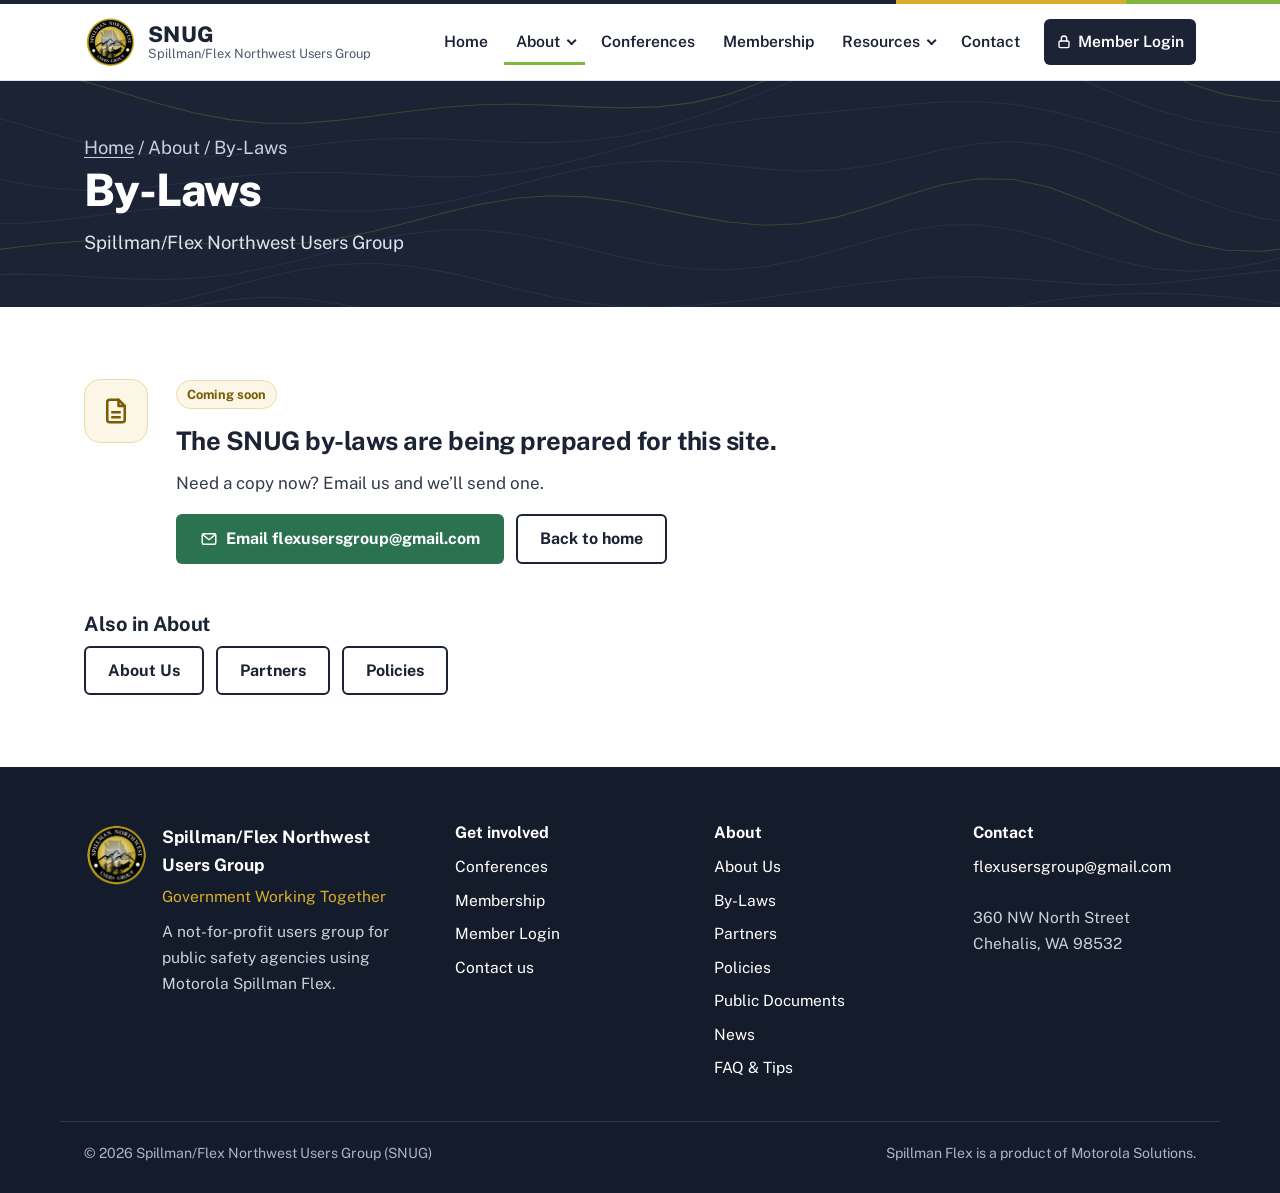
<file: by-laws.html>
<!doctype html>
<html lang="en" class="no-js">
<head>
<meta charset="utf-8">
<meta name="viewport" content="width=device-width,initial-scale=1">
<title>By-Laws | SNUG</title>
<meta name="description" content="By-Laws for SNUG, the Spillman/Flex Northwest Users Group. This page is being rebuilt.">
<meta name="theme-color" content="#1b2335">
<link rel="icon" href="assets/logo.png" type="image/png">
<link rel="apple-touch-icon" href="assets/logo.png">
<link rel="preconnect" href="https://fonts.googleapis.com">
<link rel="preconnect" href="https://fonts.gstatic.com" crossorigin>
<link rel="stylesheet" href="https://fonts.googleapis.com/css2?family=Public+Sans:wght@400;500;600;700;800&amp;display=swap">
<link rel="stylesheet" href="assets/style.css">
<script src="assets/site.js" defer></script>
</head>
<body>
<a class="skip" href="#main">Skip to main content</a>
<header class="site-header">
  <div class="wrap header-inner">
    <a class="brand" href="index.html"><img src="assets/logo.png" alt="" width="52" height="53"><span class="brand-text"><strong>SNUG</strong><span>Spillman/Flex Northwest Users Group</span></span></a>
    <button class="nav-toggle" type="button" aria-expanded="false" aria-controls="site-nav"><span class="bars" aria-hidden="true"></span>Menu</button>
    <nav class="site-nav" id="site-nav" aria-label="Main">
      <ul>
        <li><a href="index.html">Home</a></li>
        <li class="has-dd"><button class="dd-btn current" type="button" aria-expanded="false" aria-controls="dd-about">About</button><ul class="dropdown" id="dd-about"><li><a href="about-us.html">About Us</a></li><li><a href="by-laws.html" aria-current="page">By-Laws</a></li><li><a href="partners.html">Partners</a></li><li><a href="policies.html">Policies</a></li></ul></li>
        <li><a href="conferences.html">Conferences</a></li>
        <li><a href="membership.html">Membership</a></li>
        <li class="has-dd"><button class="dd-btn" type="button" aria-expanded="false" aria-controls="dd-resources">Resources</button><ul class="dropdown" id="dd-resources"><li><a href="public-documents.html">Public Documents</a></li><li><a href="news.html">News</a></li><li><a href="faq.html">FAQ &amp; Tips</a></li></ul></li>
        <li><a href="contact-us.html">Contact</a></li>
        <li><a class="nav-login" href="login.html"><svg viewBox="0 0 24 24" fill="none" stroke="currentColor" stroke-width="2" stroke-linecap="round" stroke-linejoin="round" aria-hidden="true" focusable="false"><rect x="4.5" y="10.5" width="15" height="10" rx="2"/><path d="M8 10.5V7a4 4 0 0 1 8 0v3.5"/></svg>Member Login</a></li>
      </ul>
    </nav>
  </div>
</header>
<main id="main" tabindex="-1">
<section class="page-head"><svg class="contours" viewBox="0 0 1440 300" preserveAspectRatio="xMidYMid slice" aria-hidden="true" focusable="false"><path d="M-20,5.7 L20,8.5 L60,15.2 L100,25.1 L140,36.9 L180,48.9 L220,59.3 L260,66.8 L300,70.5 L340,70.5 L380,67.4 L420,62.4 L460,57.0 L500,52.5 L540,49.8 L580,49.2 L620,50.4 L660,52.2 L700,53.3 L740,52.2 L780,47.4 L820,37.9 L860,23.2 L900,3.6 L940,-19.6 L980,-43.7 L1020,-65.4 L1060,-80.5 L1100,-85.9 L1140,-79.9 L1180,-63.7 L1220,-40.5 L1260,-15.0 L1300,8.5 L1340,26.8 L1380,38.7 L1420,45.0 L1460,47.2" stroke="#d8ad2c" stroke-opacity=".55" stroke-width="1.2" fill="none"/><path d="M-20,59.4 L20,70.8 L60,82.9 L100,93.9 L140,102.5 L180,107.4 L220,108.6 L260,106.4 L300,101.9 L340,96.5 L380,91.7 L420,88.5 L460,87.4 L500,88.3 L540,90.2 L580,92.0 L620,92.4 L660,90.3 L700,84.9 L740,76.2 L780,64.5 L820,50.7 L860,35.5 L900,19.8 L940,4.8 L980,-8.4 L1020,-17.9 L1060,-22.2 L1100,-19.7 L1140,-10.3 L1180,4.7 L1220,22.5 L1260,40.2 L1300,55.2 L1340,66.3 L1380,73.8 L1420,79.1 L1460,83.6" stroke="#6f7fa0" stroke-opacity=".35" stroke-width="1.2" fill="none"/><path d="M-20,128.3 L20,137.8 L60,143.9 L100,146.3 L140,145.1 L180,141.2 L220,136.1 L260,131.1 L300,127.4 L340,125.8 L380,126.1 L420,127.9 L460,130.0 L500,131.1 L540,129.9 L580,125.8 L620,118.7 L660,109.1 L700,98.2 L740,87.4 L780,77.9 L820,70.4 L860,65.0 L900,60.9 L940,57.3 L980,53.4 L1020,49.5 L1060,46.6 L1100,46.2 L1140,49.3 L1180,56.4 L1220,66.6 L1260,78.7 L1300,91.1 L1340,103.1 L1380,114.3 L1420,124.5 L1460,133.6" stroke="#6f7fa0" stroke-opacity=".35" stroke-width="1.2" fill="none"/><path d="M-20,183.6 L20,183.5 L60,180.4 L100,175.6 L140,170.5 L180,166.4 L220,164.2 L260,164.1 L300,165.6 L340,167.8 L380,169.4 L420,169.0 L460,165.8 L500,159.6 L540,150.7 L580,140.3 L620,129.8 L660,121.0 L700,115.1 L740,112.9 L780,114.2 L820,117.8 L860,122.0 L900,124.4 L940,123.3 L980,118.2 L1020,109.7 L1060,100.4 L1100,93.3 L1140,91.1 L1180,95.3 L1220,105.6 L1260,120.2 L1300,137.0 L1340,153.3 L1380,167.4 L1420,177.6 L1460,183.2" stroke="#6f7fa0" stroke-opacity=".35" stroke-width="1.2" fill="none"/><path d="M-20,215.0 L20,209.9 L60,205.5 L100,202.8 L140,202.2 L180,203.4 L220,205.5 L260,207.5 L300,207.8 L340,205.6 L380,200.3 L420,192.1 L460,181.9 L500,171.2 L540,161.7 L580,155.0 L620,152.1 L660,153.4 L700,158.6 L740,166.4 L780,174.8 L820,181.8 L860,185.3 L900,183.7 L940,176.5 L980,165.0 L1020,151.6 L1060,139.7 L1100,133.0 L1140,133.8 L1180,142.5 L1220,157.4 L1260,175.3 L1300,192.5 L1340,205.8 L1380,213.4 L1420,214.6 L1460,209.9" stroke="#d8ad2c" stroke-opacity=".55" stroke-width="1.2" fill="none"/><path d="M-20,241.5 L20,240.3 L60,241.1 L100,243.2 L140,245.4 L180,246.4 L220,245.0 L260,240.7 L300,233.2 L340,223.5 L380,212.7 L420,202.6 L460,194.8 L500,190.6 L540,190.7 L580,194.9 L620,202.5 L660,211.9 L700,221.5 L740,229.5 L780,234.5 L820,235.4 L860,231.9 L900,224.3 L940,213.8 L980,202.2 L1020,191.9 L1060,185.4 L1100,184.7 L1140,190.3 L1180,200.9 L1220,214.0 L1260,226.1 L1300,234.4 L1340,237.1 L1380,234.2 L1420,227.1 L1460,217.7" stroke="#6f7fa0" stroke-opacity=".35" stroke-width="1.2" fill="none"/><path d="M-20,280.8 L20,283.2 L60,284.7 L100,284.2 L140,280.8 L180,274.2 L220,265.0 L260,254.4 L300,243.8 L340,235.1 L380,229.6 L420,228.2 L460,231.2 L500,237.8 L540,246.8 L580,256.7 L620,265.7 L660,272.7 L700,276.7 L740,277.6 L780,275.8 L820,271.9 L860,266.8 L900,261.1 L940,255.3 L980,250.0 L1020,245.9 L1060,243.6 L1100,243.4 L1140,245.4 L1180,248.5 L1220,251.3 L1260,252.4 L1300,250.9 L1340,247.1 L1380,242.1 L1420,237.5 L1460,234.7" stroke="#6f7fa0" stroke-opacity=".35" stroke-width="1.2" fill="none"/><path d="M-20,323.1 L20,320.6 L60,315.0 L100,306.5 L140,296.0 L180,285.2 L220,275.7 L260,269.0 L300,266.2 L340,267.8 L380,273.3 L420,281.7 L460,291.4 L500,300.8 L540,308.5 L580,313.6 L620,315.8 L660,315.7 L700,314.0 L740,312.1 L780,310.7 L820,310.4 L860,310.8 L900,311.1 L940,310.2 L980,307.0 L1020,301.4 L1060,293.7 L1100,285.2 L1140,277.0 L1180,270.3 L1220,265.5 L1260,262.7 L1300,261.9 L1340,263.0 L1380,266.0 L1420,270.9 L1460,277.1" stroke="#6f7fa0" stroke-opacity=".35" stroke-width="1.2" fill="none"/><path d="M-20,347.7 L20,337.7 L60,326.8 L100,316.6 L140,308.8 L180,304.7 L220,304.9 L260,309.2 L300,316.8 L340,326.2 L380,335.8 L420,344.1 L460,349.9 L500,353.0 L540,353.6 L580,352.4 L620,350.9 L660,350.1 L700,351.0 L740,353.9 L780,358.2 L820,362.7 L860,365.7 L900,365.2 L940,360.0 L980,349.5 L1020,334.9 L1060,318.2 L1100,302.4 L1140,290.1 L1180,283.1 L1220,282.0 L1260,286.1 L1300,293.9 L1340,303.8 L1380,313.9 L1420,322.9 L1460,329.6" stroke="#d8ad2c" stroke-opacity=".55" stroke-width="1.2" fill="none"/><path d="M-20,357.8 L20,349.1 L60,343.6 L100,342.4 L140,345.4 L180,352.0 L220,361.0 L260,370.6 L300,379.4 L340,386.0 L380,389.9 L420,391.2 L460,390.4 L500,388.9 L540,387.9 L580,388.4 L620,391.2 L660,395.9 L700,402.0 L740,408.0 L780,412.2 L820,412.9 L860,408.8 L900,399.3 L940,384.7 L980,366.5 L1020,347.4 L1060,330.3 L1100,318.2 L1140,312.9 L1180,314.8 L1220,322.6 L1260,334.1 L1300,346.6 L1340,357.5 L1380,365.4 L1420,369.7 L1460,370.8" stroke="#6f7fa0" stroke-opacity=".35" stroke-width="1.2" fill="none"/><path d="M-20,380.4 L20,382.1 L60,387.6 L100,395.9 L140,405.4 L180,414.5 L220,421.9 L260,426.6 L300,428.6 L340,428.3 L380,426.9 L420,425.7 L460,425.7 L500,427.9 L540,432.2 L580,438.2 L620,444.8 L660,450.5 L700,453.7 L740,453.2 L780,448.3 L820,439.0 L860,426.0 L900,410.3 L940,393.9 L980,378.6 L1020,366.3 L1060,358.8 L1100,357.0 L1140,360.7 L1180,368.6 L1220,378.7 L1260,388.6 L1300,396.5 L1340,401.4 L1380,403.5 L1420,404.0 L1460,404.5" stroke="#6f7fa0" stroke-opacity=".35" stroke-width="1.2" fill="none"/><path d="M-20,431.0 L20,440.3 L60,449.6 L100,457.5 L140,463.0 L180,465.8 L220,466.1 L260,465.0 L300,463.6 L340,463.2 L380,464.7 L420,468.5 L460,474.2 L500,480.9 L540,487.1 L580,491.4 L620,492.4 L660,489.5 L700,482.6 L740,472.3 L780,459.9 L820,446.8 L860,434.6 L900,424.3 L940,416.6 L980,411.9 L1020,410.0 L1060,410.7 L1100,413.5 L1140,417.7 L1180,422.4 L1220,426.8 L1260,430.5 L1300,433.3 L1340,436.0 L1380,439.4 L1420,444.5 L1460,451.8" stroke="#6f7fa0" stroke-opacity=".35" stroke-width="1.2" fill="none"/><path d="M-20,493.0 L20,499.2 L60,502.8 L100,503.8 L140,503.0 L180,501.5 L220,500.8 L260,501.7 L300,504.9 L340,510.2 L380,516.8 L420,523.4 L460,528.5 L500,530.8 L540,529.2 L580,523.6 L620,514.5 L660,503.1 L700,490.9 L740,479.6 L780,470.8 L820,465.0 L860,462.4 L900,462.3 L940,463.6 L980,465.0 L1020,465.6 L1060,465.3 L1100,464.2 L1140,463.1 L1180,462.8 L1220,464.2 L1260,467.7 L1300,473.8 L1340,482.3 L1380,492.8 L1420,504.4 L1460,515.9" stroke="#d8ad2c" stroke-opacity=".55" stroke-width="1.2" fill="none"/><path d="M-20,541.2 L20,540.9 L60,539.5 L100,538.5 L140,538.9 L180,541.4 L220,546.2 L260,552.6 L300,559.5 L340,565.3 L380,568.7 L420,568.4 L460,564.1 L500,556.0 L540,545.2 L580,533.1 L620,521.6 L660,512.2 L700,506.1 L740,503.7 L780,504.6 L820,507.8 L860,511.7 L900,514.8 L940,515.9 L980,514.5 L1020,511.0 L1060,506.6 L1100,502.9 L1140,501.8 L1180,504.4 L1220,511.0 L1260,521.2 L1300,533.7 L1340,546.8 L1380,558.7 L1420,567.7 L1460,572.7" stroke="#6f7fa0" stroke-opacity=".35" stroke-width="1.2" fill="none"/></svg>
  <div class="wrap"><p class="crumbs"><a href="index.html">Home</a> / About / By-Laws</p><h1>By-Laws</h1><p>Spillman/Flex Northwest Users Group</p></div>
</section>
<section class="section">
  <div class="wrap">
    <div class="soon">
      <span class="ico"><svg viewBox="0 0 24 24" fill="none" stroke="currentColor" stroke-width="2" stroke-linecap="round" stroke-linejoin="round" aria-hidden="true" focusable="false"><path d="M14 3H7a2 2 0 0 0-2 2v14a2 2 0 0 0 2 2h10a2 2 0 0 0 2-2V8z"/><path d="M14 3v5h5M9 13h6M9 17h6"/></svg></span>
      <div>
        <p><span class="pill">Coming soon</span></p>
        <h2>The SNUG by-laws are being prepared for this site.</h2>
        <p>Need a copy now? Email us and we&rsquo;ll send one.</p>
        <div class="btn-row"><a class="btn btn-primary" href="mailto:flexusersgroup@gmail.com?subject=SNUG%20By-Laws"><svg viewBox="0 0 24 24" fill="none" stroke="currentColor" stroke-width="2" stroke-linecap="round" stroke-linejoin="round" aria-hidden="true" focusable="false"><rect x="3" y="5" width="18" height="14" rx="2"/><path d="m3.5 6 8.5 7 8.5-7"/></svg>Email flexusersgroup@gmail.com</a><a class="btn btn-outline" href="index.html">Back to home</a></div>
      </div>
    </div>
    <div class="related"><h2>Also in About</h2><ul class="btn-row" style="list-style:none;padding:0;margin:0"><li><a class="btn btn-outline" href="about-us.html">About Us</a></li><li><a class="btn btn-outline" href="partners.html">Partners</a></li><li><a class="btn btn-outline" href="policies.html">Policies</a></li></ul></div>
  </div>
</section>
</main>
<footer class="site-footer">
  <div class="wrap footer-grid">
    <div class="footer-brand">
      <img src="assets/logo.png" alt="" width="64" height="65">
      <div><strong>Spillman/Flex Northwest Users Group</strong><em>Government Working Together</em>
      <p style="margin-top:10px">A not-for-profit users group for public safety agencies using Motorola Spillman Flex.</p></div>
    </div>
    <div>
      <h2>Get involved</h2>
      <ul><li><a href="conferences.html">Conferences</a></li><li><a href="membership.html">Membership</a></li><li><a href="login.html">Member Login</a></li><li><a href="contact-us.html">Contact us</a></li></ul>
    </div>
    <div>
      <h2>About</h2>
      <ul><li><a href="about-us.html">About Us</a></li><li><a href="by-laws.html">By-Laws</a></li><li><a href="partners.html">Partners</a></li><li><a href="policies.html">Policies</a></li><li><a href="public-documents.html">Public Documents</a></li><li><a href="news.html">News</a></li><li><a href="faq.html">FAQ &amp; Tips</a></li></ul>
    </div>
    <div>
      <h2>Contact</h2>
      <address><a href="mailto:flexusersgroup@gmail.com">flexusersgroup@gmail.com</a><br><br>360 NW North Street<br>Chehalis, WA 98532</address>
    </div>
  </div>
  <div class="wrap footer-small">
    <span>&copy; <span data-year>2026</span> Spillman/Flex Northwest Users Group (SNUG)</span>
    <span>Spillman Flex is a product of Motorola Solutions.</span>
  </div>
</footer>
<script>document.querySelectorAll('[data-year]').forEach(function(e){e.textContent=new Date().getFullYear()})</script>
</body>
</html>
</file>
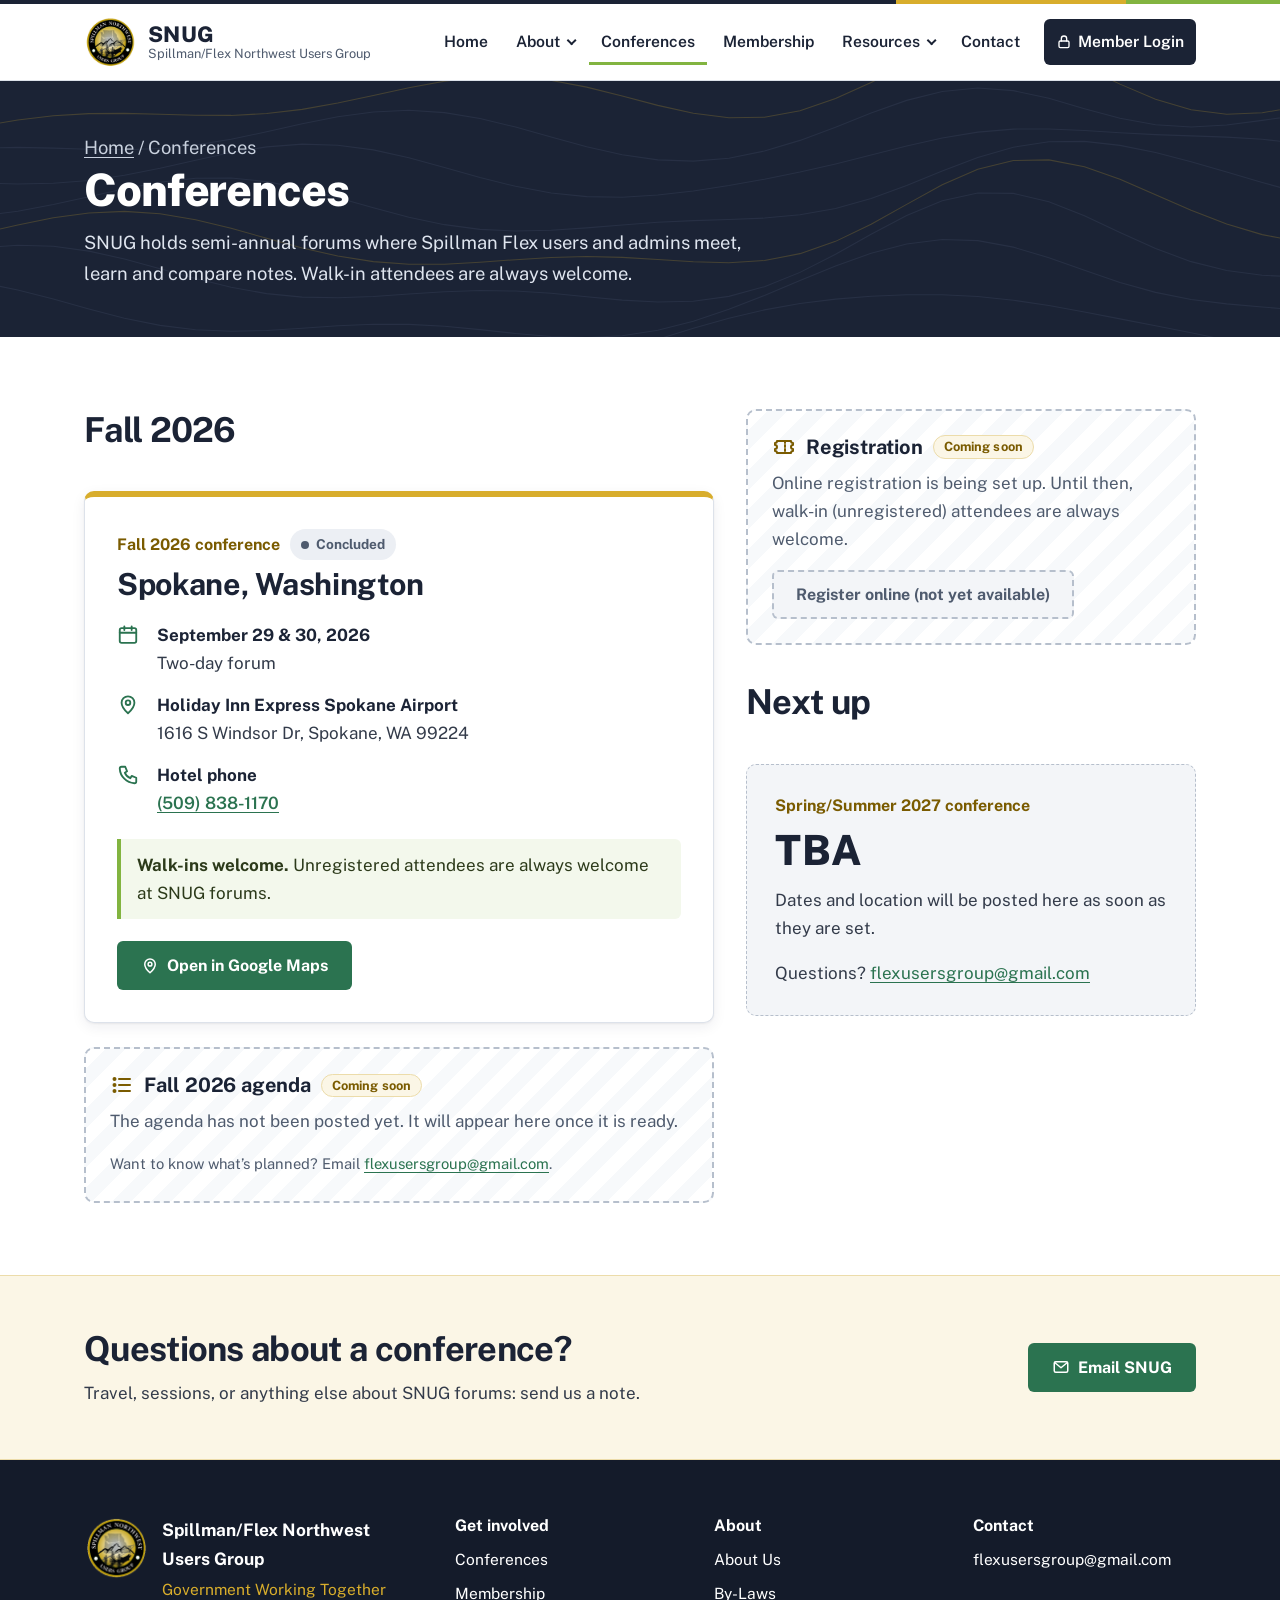
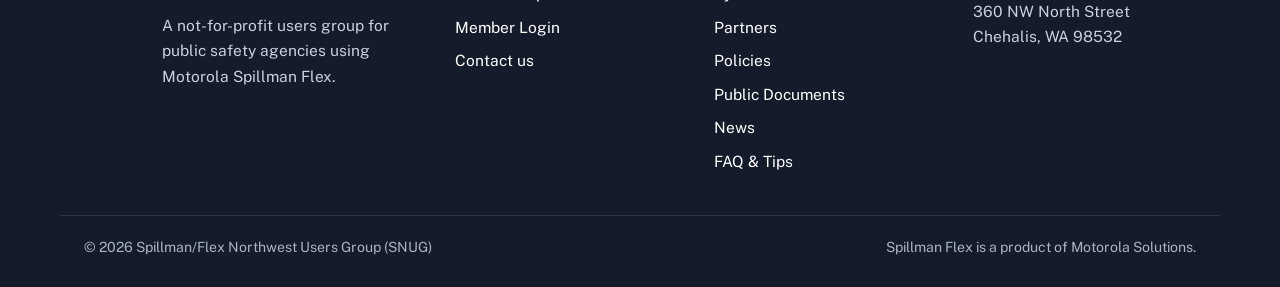
<file: conferences.html>
<!doctype html>
<html lang="en" class="no-js">
<head>
<meta charset="utf-8">
<meta name="viewport" content="width=device-width,initial-scale=1">
<title>Conferences | SNUG</title>
<meta name="description" content="SNUG conference dates, venue and agenda. Fall 2026: Sept 29 & 30, Holiday Inn Express Spokane Airport. Spring/Summer 2027: to be announced.">
<meta name="theme-color" content="#1b2335">
<link rel="icon" href="assets/logo.png" type="image/png">
<link rel="apple-touch-icon" href="assets/logo.png">
<link rel="preconnect" href="https://fonts.googleapis.com">
<link rel="preconnect" href="https://fonts.gstatic.com" crossorigin>
<link rel="stylesheet" href="https://fonts.googleapis.com/css2?family=Public+Sans:wght@400;500;600;700;800&amp;display=swap">
<link rel="stylesheet" href="assets/style.css">
<script src="assets/site.js" defer></script>
</head>
<body>
<a class="skip" href="#main">Skip to main content</a>
<header class="site-header">
  <div class="wrap header-inner">
    <a class="brand" href="index.html"><img src="assets/logo.png" alt="" width="52" height="53"><span class="brand-text"><strong>SNUG</strong><span>Spillman/Flex Northwest Users Group</span></span></a>
    <button class="nav-toggle" type="button" aria-expanded="false" aria-controls="site-nav"><span class="bars" aria-hidden="true"></span>Menu</button>
    <nav class="site-nav" id="site-nav" aria-label="Main">
      <ul>
        <li><a href="index.html">Home</a></li>
        <li class="has-dd"><button class="dd-btn" type="button" aria-expanded="false" aria-controls="dd-about">About</button><ul class="dropdown" id="dd-about"><li><a href="about-us.html">About Us</a></li><li><a href="by-laws.html">By-Laws</a></li><li><a href="partners.html">Partners</a></li><li><a href="policies.html">Policies</a></li></ul></li>
        <li><a href="conferences.html" aria-current="page">Conferences</a></li>
        <li><a href="membership.html">Membership</a></li>
        <li class="has-dd"><button class="dd-btn" type="button" aria-expanded="false" aria-controls="dd-resources">Resources</button><ul class="dropdown" id="dd-resources"><li><a href="public-documents.html">Public Documents</a></li><li><a href="news.html">News</a></li><li><a href="faq.html">FAQ &amp; Tips</a></li></ul></li>
        <li><a href="contact-us.html">Contact</a></li>
        <li><a class="nav-login" href="login.html"><svg viewBox="0 0 24 24" fill="none" stroke="currentColor" stroke-width="2" stroke-linecap="round" stroke-linejoin="round" aria-hidden="true" focusable="false"><rect x="4.5" y="10.5" width="15" height="10" rx="2"/><path d="M8 10.5V7a4 4 0 0 1 8 0v3.5"/></svg>Member Login</a></li>
      </ul>
    </nav>
  </div>
</header>
<main id="main" tabindex="-1">
<section class="page-head"><svg class="contours" viewBox="0 0 1440 300" preserveAspectRatio="xMidYMid slice" aria-hidden="true" focusable="false"><path d="M-20,56.5 L20,49.9 L60,45.1 L100,42.7 L140,42.4 L180,43.4 L220,44.6 L260,44.7 L300,42.6 L340,37.9 L380,30.8 L420,22.2 L460,13.5 L500,6.2 L540,1.9 L580,1.5 L620,5.3 L660,12.9 L700,22.9 L740,33.4 L780,42.3 L820,47.3 L860,46.7 L900,39.4 L940,25.7 L980,7.6 L1020,-11.7 L1060,-27.8 L1100,-36.7 L1140,-36.1 L1180,-26.2 L1220,-9.6 L1260,9.5 L1300,26.6 L1340,38.4 L1380,43.4 L1420,41.7 L1460,34.9" stroke="#d8ad2c" stroke-opacity=".55" stroke-width="1.2" fill="none"/><path d="M-20,81.5 L20,80.7 L60,81.5 L100,82.8 L140,83.3 L180,81.9 L220,78.0 L260,71.5 L300,63.1 L340,54.2 L380,46.2 L420,40.8 L460,39.0 L500,41.6 L540,48.1 L580,57.8 L620,69.0 L660,80.0 L700,89.0 L740,94.7 L780,96.1 L820,92.8 L860,84.8 L900,72.8 L940,57.9 L980,42.1 L1020,27.8 L1060,17.7 L1100,13.8 L1140,16.8 L1180,25.5 L1220,37.1 L1260,48.0 L1300,55.3 L1340,57.7 L1380,55.5 L1420,50.3 L1460,44.6" stroke="#6f7fa0" stroke-opacity=".35" stroke-width="1.2" fill="none"/><path d="M-20,120.9 L20,121.8 L60,121.0 L100,117.9 L140,112.1 L180,104.1 L220,95.1 L260,86.5 L300,80.1 L340,77.0 L380,78.2 L420,83.5 L460,92.3 L500,103.2 L540,114.5 L580,124.5 L620,132.0 L660,136.1 L700,136.7 L740,134.3 L780,129.7 L820,123.6 L860,116.5 L900,108.4 L940,99.3 L980,89.3 L1020,79.2 L1060,70.1 L1100,63.5 L1140,60.1 L1180,59.9 L1220,61.7 L1260,64.2 L1300,66.3 L1340,67.7 L1380,69.1 L1420,71.6 L1460,75.9" stroke="#6f7fa0" stroke-opacity=".35" stroke-width="1.2" fill="none"/><path d="M-20,157.5 L20,152.5 L60,145.0 L100,136.1 L140,127.1 L180,119.8 L220,115.5 L260,115.2 L300,119.2 L340,127.0 L380,137.4 L420,148.7 L460,159.3 L500,167.6 L540,172.9 L580,174.8 L620,173.9 L660,171.2 L700,167.9 L740,165.0 L780,163.1 L820,161.8 L860,160.2 L900,156.5 L940,149.4 L980,138.2 L1020,123.5 L1060,107.2 L1100,92.0 L1140,80.5 L1180,74.4 L1220,73.9 L1260,78.4 L1300,86.5 L1340,96.8 L1380,108.3 L1420,120.1 L1460,131.2" stroke="#6f7fa0" stroke-opacity=".35" stroke-width="1.2" fill="none"/><path d="M-20,177.1 L20,167.9 L60,159.8 L100,154.4 L140,152.7 L180,155.4 L220,162.0 L260,171.7 L300,182.9 L340,193.8 L380,202.9 L420,209.2 L460,212.1 L500,212.1 L540,209.9 L580,207.0 L620,204.5 L660,203.5 L700,204.4 L740,206.7 L780,209.3 L820,210.4 L860,208.0 L900,200.2 L940,186.4 L980,167.1 L1020,144.8 L1060,122.8 L1100,105.3 L1140,95.5 L1180,94.7 L1220,102.5 L1260,116.6 L1300,133.9 L1340,151.4 L1380,166.9 L1420,178.8 L1460,186.6" stroke="#d8ad2c" stroke-opacity=".55" stroke-width="1.2" fill="none"/><path d="M-20,193.7 L20,190.7 L60,192.0 L100,197.4 L140,206.2 L180,217.1 L220,228.2 L260,238.0 L300,245.2 L340,249.1 L380,249.9 L420,248.4 L460,245.6 L500,243.0 L540,241.6 L580,242.3 L620,244.8 L660,248.7 L700,252.5 L740,254.7 L780,253.8 L820,248.3 L860,237.4 L900,221.3 L940,200.9 L980,178.5 L1020,157.3 L1060,140.8 L1100,132.0 L1140,132.4 L1180,141.8 L1220,157.6 L1260,176.4 L1300,194.5 L1340,209.2 L1380,219.1 L1420,224.5 L1460,226.5" stroke="#6f7fa0" stroke-opacity=".35" stroke-width="1.2" fill="none"/><path d="M-20,233.1 L20,241.0 L60,251.3 L100,262.5 L140,272.8 L180,280.9 L220,285.8 L260,287.6 L300,286.6 L340,284.1 L380,281.4 L420,279.7 L460,279.8 L500,282.0 L540,285.7 L580,290.0 L620,293.4 L660,294.6 L700,292.5 L740,286.4 L780,276.3 L820,262.9 L860,247.2 L900,230.4 L940,214.1 L980,199.8 L1020,189.4 L1060,184.4 L1100,185.6 L1140,192.9 L1180,204.8 L1220,218.9 L1260,232.6 L1300,243.8 L1340,251.7 L1380,256.7 L1420,260.2 L1460,263.5" stroke="#6f7fa0" stroke-opacity=".35" stroke-width="1.2" fill="none"/><path d="M-20,296.7 L20,307.4 L60,316.3 L100,322.2 L140,324.9 L180,324.7 L220,322.6 L260,319.9 L300,317.9 L340,317.5 L380,319.1 L420,322.5 L460,326.9 L500,330.8 L540,333.0 L580,332.2 L620,327.8 L660,319.8 L700,309.0 L740,296.6 L780,284.1 L820,272.8 L860,263.5 L900,256.4 L940,251.4 L980,248.2 L1020,246.5 L1060,246.5 L1100,248.5 L1140,252.6 L1180,258.6 L1220,265.8 L1260,273.6 L1300,281.4 L1340,289.3 L1380,297.5 L1420,306.4 L1460,315.9" stroke="#6f7fa0" stroke-opacity=".35" stroke-width="1.2" fill="none"/><path d="M-20,358.3 L20,362.0 L60,362.6 L100,361.0 L140,358.4 L180,356.1 L220,355.2 L260,356.4 L300,359.4 L340,363.7 L380,368.0 L420,370.9 L460,371.2 L500,368.0 L540,361.1 L580,351.2 L620,339.5 L660,327.7 L700,317.3 L740,309.8 L780,305.7 L820,304.9 L860,306.4 L900,308.5 L940,309.7 L980,308.8 L1020,305.9 L1060,301.8 L1100,298.2 L1140,297.0 L1180,299.3 L1220,305.6 L1260,315.4 L1300,327.7 L1340,341.2 L1380,354.6 L1420,366.5 L1460,375.6" stroke="#d8ad2c" stroke-opacity=".55" stroke-width="1.2" fill="none"/><path d="M-20,399.3 L20,396.9 L60,394.5 L100,393.1 L140,393.7 L180,396.3 L220,400.5 L260,405.0 L300,408.6 L340,409.8 L380,407.7 L420,402.0 L460,392.9 L500,381.6 L540,369.7 L580,358.8 L620,350.6 L660,346.1 L700,345.6 L740,348.7 L780,354.0 L820,359.9 L860,364.4 L900,365.9 L940,363.6 L980,357.9 L1020,350.2 L1060,343.0 L1100,338.9 L1140,339.8 L1180,346.6 L1220,358.5 L1260,373.5 L1300,389.2 L1340,402.9 L1380,412.6 L1420,417.3 L1460,416.5" stroke="#6f7fa0" stroke-opacity=".35" stroke-width="1.2" fill="none"/><path d="M-20,431.2 L20,431.2 L60,433.3 L100,437.2 L140,441.8 L180,445.9 L220,448.1 L260,447.2 L300,442.6 L340,434.4 L380,423.7 L420,411.7 L460,400.3 L500,391.1 L540,385.4 L580,383.8 L620,386.1 L660,391.4 L700,398.4 L740,405.3 L780,410.7 L820,413.4 L860,412.8 L900,408.9 L940,402.9 L980,396.1 L1020,390.7 L1060,388.6 L1100,391.1 L1140,398.6 L1180,410.0 L1220,423.3 L1260,435.6 L1300,444.5 L1340,448.4 L1380,446.9 L1420,440.6 L1460,431.1" stroke="#6f7fa0" stroke-opacity=".35" stroke-width="1.2" fill="none"/><path d="M-20,473.9 L20,478.6 L60,483.1 L100,486.0 L140,486.2 L180,482.8 L220,475.7 L260,465.6 L300,453.8 L340,442.0 L380,431.9 L420,425.0 L460,422.0 L500,423.1 L540,427.6 L580,434.3 L620,441.6 L660,448.1 L700,452.6 L740,454.6 L780,454.2 L820,451.9 L860,448.8 L900,445.9 L940,444.1 L980,444.1 L1020,446.3 L1060,450.8 L1100,457.1 L1140,464.1 L1180,470.6 L1220,474.9 L1260,475.8 L1300,473.0 L1340,466.7 L1380,458.4 L1420,449.8 L1460,442.5" stroke="#6f7fa0" stroke-opacity=".35" stroke-width="1.2" fill="none"/><path d="M-20,523.7 L20,524.8 L60,522.6 L100,516.6 L140,507.3 L180,495.9 L220,483.9 L260,473.1 L300,465.0 L340,460.8 L380,460.6 L420,464.1 L460,470.1 L500,477.3 L540,484.1 L580,489.3 L620,492.2 L660,492.9 L700,491.9 L740,490.4 L780,489.5 L820,490.1 L860,492.6 L900,496.9 L940,502.1 L980,507.3 L1020,511.3 L1060,513.3 L1100,512.9 L1140,510.1 L1180,505.2 L1220,498.7 L1260,491.4 L1300,484.3 L1340,478.3 L1380,474.4 L1420,473.0 L1460,474.0" stroke="#d8ad2c" stroke-opacity=".55" stroke-width="1.2" fill="none"/><path d="M-20,557.2 L20,548.9 L60,538.0 L100,525.9 L140,514.6 L180,505.5 L220,499.9 L260,498.4 L300,500.8 L340,506.1 L380,513.1 L420,520.0 L460,525.7 L500,529.3 L540,530.6 L580,530.0 L620,528.7 L660,527.8 L700,528.6 L740,531.7 L780,537.3 L820,544.7 L860,552.7 L900,559.4 L940,563.5 L980,563.5 L1020,559.3 L1060,551.3 L1100,541.0 L1140,529.9 L1180,520.0 L1220,512.4 L1260,508.1 L1300,506.9 L1340,508.5 L1380,512.0 L1420,516.2 L1460,519.8" stroke="#6f7fa0" stroke-opacity=".35" stroke-width="1.2" fill="none"/></svg>
  <div class="wrap"><p class="crumbs"><a href="index.html">Home</a> / Conferences</p><h1>Conferences</h1><p>SNUG holds semi-annual forums where Spillman Flex users and admins meet, learn and compare notes. Walk-in attendees are always welcome.</p></div>
</section>
<section class="section">
  <div class="wrap two-col">
    <div class="stack">
      <h2>Fall 2026</h2>
      <article class="card event event-feature" aria-labelledby="fall26">
  <div class="event-top"><span class="event-season">Fall 2026 conference</span><span class="status" data-start="2026-09-29" data-end="2026-09-30" hidden></span></div>
  <h3 id="fall26">Spokane, Washington</h3>
  <ul class="facts">
    <li><svg viewBox="0 0 24 24" fill="none" stroke="currentColor" stroke-width="2" stroke-linecap="round" stroke-linejoin="round" aria-hidden="true" focusable="false"><rect x="3" y="4.5" width="18" height="16" rx="2"/><path d="M3 9.5h18M8 2.5v4M16 2.5v4"/></svg><div><strong>September 29 &amp; 30, 2026</strong>Two-day forum</div></li>
    <li><svg viewBox="0 0 24 24" fill="none" stroke="currentColor" stroke-width="2" stroke-linecap="round" stroke-linejoin="round" aria-hidden="true" focusable="false"><path d="M12 21s-7-6.2-7-11.5a7 7 0 0 1 14 0C19 14.8 12 21 12 21z"/><circle cx="12" cy="9.5" r="2.5"/></svg><div><strong>Holiday Inn Express Spokane Airport</strong>1616 S Windsor Dr, Spokane, WA 99224</div></li>
    <li><svg viewBox="0 0 24 24" fill="none" stroke="currentColor" stroke-width="2" stroke-linecap="round" stroke-linejoin="round" aria-hidden="true" focusable="false"><path d="M5 3h4l2 5-2.5 1.5a11 11 0 0 0 6 6L16 13l5 2v4a2 2 0 0 1-2 2A17 17 0 0 1 3 5a2 2 0 0 1 2-2z"/></svg><div><strong>Hotel phone</strong><a href="tel:+15098381170">(509) 838-1170</a></div></li>
  </ul>
  <p class="note"><strong>Walk-ins welcome.</strong> Unregistered attendees are always welcome at SNUG forums.</p>
  <div class="btn-row">
    <a class="btn btn-primary" href="https://www.google.com/maps/search/?api=1&query=Holiday+Inn+Express+Spokane+Airport%2C+1616+S+Windsor+Dr%2C+Spokane%2C+WA+99224" target="_blank" rel="noopener"><svg viewBox="0 0 24 24" fill="none" stroke="currentColor" stroke-width="2" stroke-linecap="round" stroke-linejoin="round" aria-hidden="true" focusable="false"><path d="M12 21s-7-6.2-7-11.5a7 7 0 0 1 14 0C19 14.8 12 21 12 21z"/><circle cx="12" cy="9.5" r="2.5"/></svg>Open in Google Maps<span class="visually-hidden"> (opens in a new tab)</span></a>
    
  </div>
</article>
      <!-- AGENDA: replace this .slot block with the agenda (e.g. a table or list of sessions, or a link to a PDF in assets/). -->
      <section class="slot" id="agenda" aria-labelledby="agenda-title">
        <h3 id="agenda-title"><svg viewBox="0 0 24 24" fill="none" stroke="currentColor" stroke-width="2" stroke-linecap="round" stroke-linejoin="round" aria-hidden="true" focusable="false"><path d="M9 6h11M9 12h11M9 18h11"/><circle cx="4.5" cy="6" r="1"/><circle cx="4.5" cy="12" r="1"/><circle cx="4.5" cy="18" r="1"/></svg> Fall 2026 agenda <span class="pill">Coming soon</span></h3>
        <p>The agenda has not been posted yet. It will appear here once it is ready.</p>
        <p class="hint">Want to know what&rsquo;s planned? Email <a href="mailto:flexusersgroup@gmail.com?subject=Fall%202026%20agenda">flexusersgroup@gmail.com</a>.</p>
      </section>
    </div>
    <aside class="stack" aria-label="Registration and upcoming conferences">
      <!-- REGISTRATION: when the link is ready, replace this .slot block with
           a "Register now" button: a.btn.btn-primary pointing at the registration URL -->
      <section class="slot" id="registration" aria-labelledby="reg-title">
        <h3 id="reg-title"><svg viewBox="0 0 24 24" fill="none" stroke="currentColor" stroke-width="2" stroke-linecap="round" stroke-linejoin="round" aria-hidden="true" focusable="false"><path d="M3 8a2 2 0 0 0 2-2h14a2 2 0 0 0 2 2v2a2 2 0 0 0 0 4v2a2 2 0 0 0-2 2H5a2 2 0 0 0-2-2v-2a2 2 0 0 0 0-4z"/><path d="M13 6v12" stroke-dasharray="2 2"/></svg> Registration <span class="pill">Coming soon</span></h3>
        <p>Online registration is being set up. Until then, walk-in (unregistered) attendees are always welcome.</p>
        <span class="btn" aria-disabled="true" role="link">Register online (not yet available)</span>
      </section>
      <h2 style="margin-top:12px">Next up</h2>
      <article class="card event event-quiet" aria-labelledby="spring27">
  <div class="event-top"><span class="event-season">Spring/Summer 2027 conference</span></div>
  <h3 id="spring27" class="visually-hidden">Spring/Summer 2027 conference</h3>
  <p class="tba">TBA</p>
  <p>Dates and location will be posted here as soon as they are set.</p>
  <p>Questions? <a href="mailto:flexusersgroup@gmail.com">flexusersgroup@gmail.com</a></p>
</article>
    </aside>
  </div>
</section>
<section class="cta-band" aria-labelledby="c-q">
  <div class="wrap">
    <div><h2 id="c-q">Questions about a conference?</h2><p>Travel, sessions, or anything else about SNUG forums: send us a note.</p></div>
    <div class="btn-row"><a class="btn btn-primary" href="mailto:flexusersgroup@gmail.com?subject=SNUG%20conference%20question"><svg viewBox="0 0 24 24" fill="none" stroke="currentColor" stroke-width="2" stroke-linecap="round" stroke-linejoin="round" aria-hidden="true" focusable="false"><rect x="3" y="5" width="18" height="14" rx="2"/><path d="m3.5 6 8.5 7 8.5-7"/></svg>Email SNUG</a></div>
  </div>
</section>
</main>
<footer class="site-footer">
  <div class="wrap footer-grid">
    <div class="footer-brand">
      <img src="assets/logo.png" alt="" width="64" height="65">
      <div><strong>Spillman/Flex Northwest Users Group</strong><em>Government Working Together</em>
      <p style="margin-top:10px">A not-for-profit users group for public safety agencies using Motorola Spillman Flex.</p></div>
    </div>
    <div>
      <h2>Get involved</h2>
      <ul><li><a href="conferences.html">Conferences</a></li><li><a href="membership.html">Membership</a></li><li><a href="login.html">Member Login</a></li><li><a href="contact-us.html">Contact us</a></li></ul>
    </div>
    <div>
      <h2>About</h2>
      <ul><li><a href="about-us.html">About Us</a></li><li><a href="by-laws.html">By-Laws</a></li><li><a href="partners.html">Partners</a></li><li><a href="policies.html">Policies</a></li><li><a href="public-documents.html">Public Documents</a></li><li><a href="news.html">News</a></li><li><a href="faq.html">FAQ &amp; Tips</a></li></ul>
    </div>
    <div>
      <h2>Contact</h2>
      <address><a href="mailto:flexusersgroup@gmail.com">flexusersgroup@gmail.com</a><br><br>360 NW North Street<br>Chehalis, WA 98532</address>
    </div>
  </div>
  <div class="wrap footer-small">
    <span>&copy; <span data-year>2026</span> Spillman/Flex Northwest Users Group (SNUG)</span>
    <span>Spillman Flex is a product of Motorola Solutions.</span>
  </div>
</footer>
<script>document.querySelectorAll('[data-year]').forEach(function(e){e.textContent=new Date().getFullYear()})</script>
</body>
</html>
</file>
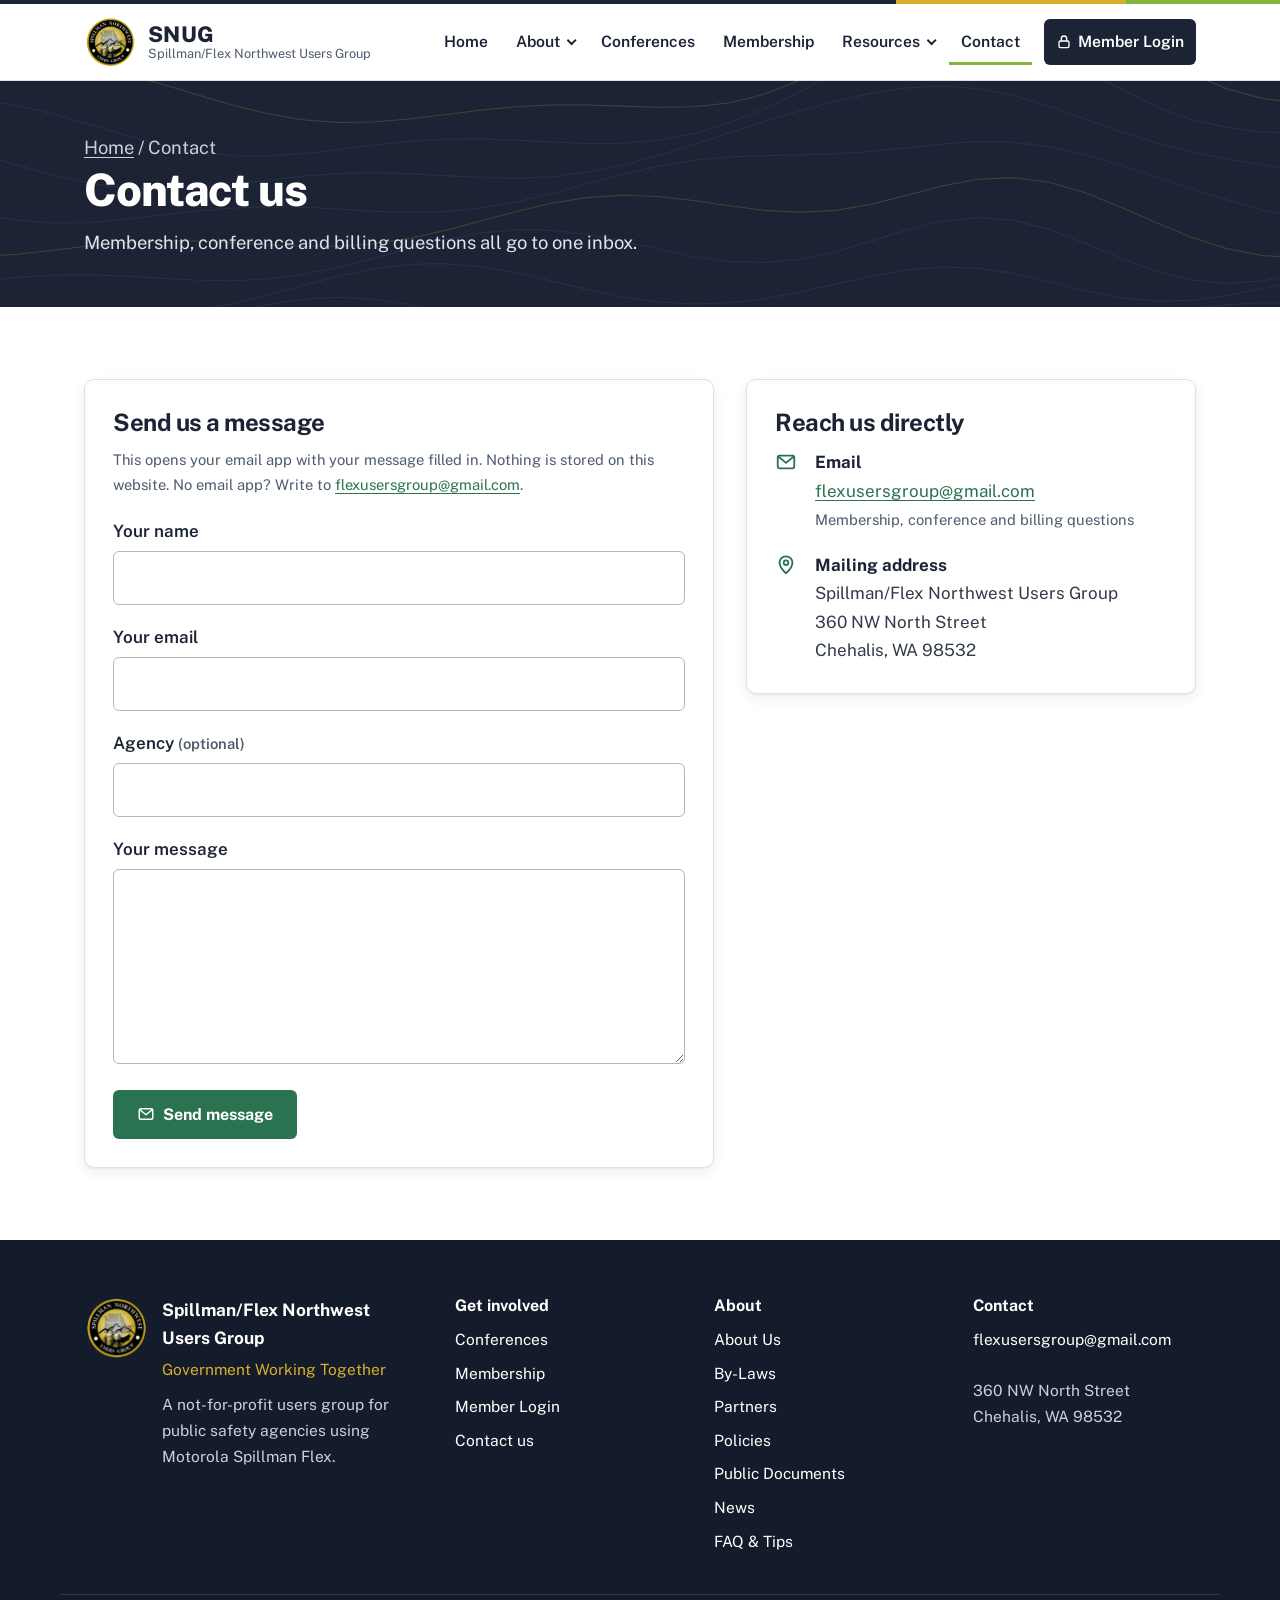
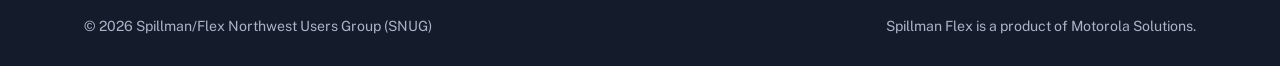
<file: contact-us.html>
<!doctype html>
<html lang="en" class="no-js">
<head>
<meta charset="utf-8">
<meta name="viewport" content="width=device-width,initial-scale=1">
<title>Contact Us | SNUG</title>
<meta name="description" content="Contact SNUG at flexusersgroup@gmail.com for membership, conference and billing questions.">
<meta name="theme-color" content="#1b2335">
<link rel="icon" href="assets/logo.png" type="image/png">
<link rel="apple-touch-icon" href="assets/logo.png">
<link rel="preconnect" href="https://fonts.googleapis.com">
<link rel="preconnect" href="https://fonts.gstatic.com" crossorigin>
<link rel="stylesheet" href="https://fonts.googleapis.com/css2?family=Public+Sans:wght@400;500;600;700;800&amp;display=swap">
<link rel="stylesheet" href="assets/style.css">
<script src="assets/site.js" defer></script>
</head>
<body>
<a class="skip" href="#main">Skip to main content</a>
<header class="site-header">
  <div class="wrap header-inner">
    <a class="brand" href="index.html"><img src="assets/logo.png" alt="" width="52" height="53"><span class="brand-text"><strong>SNUG</strong><span>Spillman/Flex Northwest Users Group</span></span></a>
    <button class="nav-toggle" type="button" aria-expanded="false" aria-controls="site-nav"><span class="bars" aria-hidden="true"></span>Menu</button>
    <nav class="site-nav" id="site-nav" aria-label="Main">
      <ul>
        <li><a href="index.html">Home</a></li>
        <li class="has-dd"><button class="dd-btn" type="button" aria-expanded="false" aria-controls="dd-about">About</button><ul class="dropdown" id="dd-about"><li><a href="about-us.html">About Us</a></li><li><a href="by-laws.html">By-Laws</a></li><li><a href="partners.html">Partners</a></li><li><a href="policies.html">Policies</a></li></ul></li>
        <li><a href="conferences.html">Conferences</a></li>
        <li><a href="membership.html">Membership</a></li>
        <li class="has-dd"><button class="dd-btn" type="button" aria-expanded="false" aria-controls="dd-resources">Resources</button><ul class="dropdown" id="dd-resources"><li><a href="public-documents.html">Public Documents</a></li><li><a href="news.html">News</a></li><li><a href="faq.html">FAQ &amp; Tips</a></li></ul></li>
        <li><a href="contact-us.html" aria-current="page">Contact</a></li>
        <li><a class="nav-login" href="login.html"><svg viewBox="0 0 24 24" fill="none" stroke="currentColor" stroke-width="2" stroke-linecap="round" stroke-linejoin="round" aria-hidden="true" focusable="false"><rect x="4.5" y="10.5" width="15" height="10" rx="2"/><path d="M8 10.5V7a4 4 0 0 1 8 0v3.5"/></svg>Member Login</a></li>
      </ul>
    </nav>
  </div>
</header>
<main id="main" tabindex="-1">
<section class="page-head"><svg class="contours" viewBox="0 0 1440 300" preserveAspectRatio="xMidYMid slice" aria-hidden="true" focusable="false"><path d="M-20,9.8 L20,5.8 L60,5.1 L100,8.5 L140,15.7 L180,26.0 L220,37.9 L260,49.7 L300,59.7 L340,66.6 L380,69.7 L420,69.2 L460,65.9 L500,61.0 L540,56.0 L580,52.1 L620,50.0 L660,50.0 L700,51.3 L740,52.5 L780,52.0 L820,47.8 L860,38.1 L900,22.1 L940,0.2 L980,-25.8 L1020,-52.2 L1060,-74.2 L1100,-87.5 L1140,-89.1 L1180,-78.8 L1220,-59.0 L1260,-33.8 L1300,-8.0 L1340,14.6 L1380,31.7 L1420,42.6 L1460,48.0" stroke="#d8ad2c" stroke-opacity=".55" stroke-width="1.2" fill="none"/><path d="M-20,44.7 L20,50.8 L60,60.2 L100,71.8 L140,83.8 L180,94.5 L220,102.5 L260,106.8 L300,107.4 L340,104.9 L380,100.4 L420,95.4 L460,91.1 L500,88.6 L540,88.2 L580,89.6 L620,91.7 L660,93.4 L700,93.2 L740,89.7 L780,82.3 L820,70.4 L860,54.4 L900,34.9 L940,13.6 L980,-7.3 L1020,-24.7 L1060,-35.5 L1100,-37.3 L1140,-29.2 L1180,-12.7 L1220,9.0 L1260,31.7 L1300,51.5 L1340,66.3 L1380,75.5 L1420,80.3 L1460,82.4" stroke="#6f7fa0" stroke-opacity=".35" stroke-width="1.2" fill="none"/><path d="M-20,105.7 L20,117.8 L60,129.0 L100,138.0 L140,143.5 L180,145.3 L220,143.7 L260,139.7 L300,134.8 L340,130.3 L380,127.3 L420,126.3 L460,127.3 L500,129.5 L540,131.6 L580,132.4 L620,130.7 L660,125.8 L700,117.8 L740,107.0 L780,94.6 L820,81.5 L860,68.6 L900,56.6 L940,45.9 L980,37.0 L1020,30.8 L1060,28.6 L1100,31.4 L1140,39.2 L1180,51.3 L1220,65.7 L1260,80.0 L1300,92.6 L1340,102.6 L1380,110.5 L1420,117.2 L1460,123.8" stroke="#6f7fa0" stroke-opacity=".35" stroke-width="1.2" fill="none"/><path d="M-20,173.2 L20,179.8 L60,182.8 L100,182.2 L140,178.9 L180,174.2 L220,169.5 L260,166.1 L300,164.6 L340,165.1 L380,167.1 L420,169.5 L460,170.8 L500,170.0 L540,166.2 L580,159.3 L620,149.9 L660,139.0 L700,128.3 L740,119.1 L780,112.4 L820,108.6 L860,107.0 L900,106.3 L940,105.0 L980,102.3 L1020,98.2 L1060,93.9 L1100,91.3 L1140,92.0 L1180,96.9 L1220,105.7 L1260,117.4 L1300,130.6 L1340,144.0 L1380,156.7 L1420,168.1 L1460,177.4" stroke="#6f7fa0" stroke-opacity=".35" stroke-width="1.2" fill="none"/><path d="M-20,220.4 L20,217.9 L60,213.5 L100,208.8 L140,205.0 L180,202.9 L220,203.0 L260,204.7 L300,207.2 L340,209.0 L380,209.0 L420,206.2 L460,200.2 L500,191.4 L540,180.9 L580,170.1 L620,160.7 L660,154.3 L700,151.7 L740,153.1 L780,157.5 L820,163.4 L860,168.6 L900,170.8 L940,168.6 L980,161.7 L1020,151.7 L1060,141.2 L1100,133.7 L1140,131.8 L1180,137.0 L1220,148.6 L1260,164.6 L1300,182.1 L1340,198.5 L1380,211.4 L1420,219.4 L1460,221.9" stroke="#d8ad2c" stroke-opacity=".55" stroke-width="1.2" fill="none"/><path d="M-20,248.1 L20,244.0 L60,241.4 L100,241.0 L140,242.4 L180,244.8 L220,247.0 L260,247.7 L300,245.8 L340,240.8 L380,232.8 L420,222.6 L460,211.6 L500,201.6 L540,194.2 L580,190.5 L620,191.1 L660,195.7 L700,203.3 L740,212.1 L780,220.4 L820,225.9 L860,227.3 L900,223.6 L940,215.1 L980,203.2 L1020,190.7 L1060,180.8 L1100,176.6 L1140,179.7 L1180,190.0 L1220,205.2 L1260,222.0 L1300,236.8 L1340,246.8 L1380,250.6 L1420,248.1 L1460,240.7" stroke="#6f7fa0" stroke-opacity=".35" stroke-width="1.2" fill="none"/><path d="M-20,279.1 L20,280.0 L60,282.3 L100,284.8 L140,286.2 L180,285.2 L220,281.1 L260,273.9 L300,264.2 L340,253.3 L380,242.8 L420,234.3 L460,229.3 L500,228.5 L540,232.0 L580,238.9 L620,247.9 L660,257.5 L700,265.8 L740,271.6 L780,274.0 L820,272.7 L860,268.0 L900,260.6 L940,251.6 L980,242.7 L1020,235.7 L1060,232.3 L1100,233.6 L1140,239.5 L1180,248.7 L1220,258.7 L1260,266.7 L1300,270.7 L1340,269.8 L1380,264.5 L1420,256.6 L1460,248.1" stroke="#6f7fa0" stroke-opacity=".35" stroke-width="1.2" fill="none"/><path d="M-20,322.5 L20,324.4 L60,324.2 L100,321.2 L140,314.9 L180,305.8 L220,295.0 L260,284.1 L300,274.8 L340,268.6 L380,266.4 L420,268.5 L460,274.4 L500,282.9 L540,292.4 L580,301.4 L620,308.4 L660,312.8 L700,314.3 L740,313.3 L780,310.8 L820,307.6 L860,304.4 L900,301.5 L940,298.8 L980,296.3 L1020,293.8 L1060,291.7 L1100,290.2 L1140,289.3 L1180,288.6 L1220,287.6 L1260,285.5 L1300,282.3 L1340,278.3 L1380,274.7 L1420,272.6 L1460,272.8" stroke="#6f7fa0" stroke-opacity=".35" stroke-width="1.2" fill="none"/><path d="M-20,360.9 L20,355.6 L60,347.2 L100,336.8 L140,325.7 L180,315.6 L220,308.2 L260,304.7 L300,305.4 L340,310.2 L380,317.9 L420,327.3 L460,336.5 L500,344.2 L540,349.4 L580,351.9 L620,352.0 L660,350.7 L700,349.1 L740,348.5 L780,349.3 L820,351.5 L860,354.3 L900,356.3 L940,355.9 L980,352.2 L1020,344.9 L1060,334.8 L1100,323.6 L1140,313.0 L1180,304.5 L1220,299.1 L1260,297.0 L1300,297.9 L1340,301.3 L1380,306.8 L1420,313.5 L1460,320.6" stroke="#d8ad2c" stroke-opacity=".55" stroke-width="1.2" fill="none"/><path d="M-20,378.5 L20,367.4 L60,356.8 L100,348.3 L140,343.4 L180,342.8 L220,346.3 L260,353.2 L300,362.1 L340,371.5 L380,379.7 L420,385.7 L460,389.0 L500,389.7 L540,388.8 L580,387.3 L620,386.7 L660,387.8 L700,391.1 L740,396.2 L780,402.0 L820,407.0 L860,409.2 L900,406.9 L940,399.3 L980,386.5 L1020,370.1 L1060,352.6 L1100,337.0 L1140,325.9 L1180,320.9 L1220,322.1 L1260,328.4 L1300,337.8 L1340,348.3 L1380,357.9 L1420,365.4 L1460,369.9" stroke="#6f7fa0" stroke-opacity=".35" stroke-width="1.2" fill="none"/><path d="M-20,388.8 L20,382.7 L60,380.6 L100,382.8 L140,388.7 L180,397.1 L220,406.4 L260,415.1 L300,421.8 L340,425.8 L380,427.3 L420,426.7 L460,425.3 L500,424.4 L540,425.0 L580,427.8 L620,432.8 L660,439.3 L700,446.0 L740,451.3 L780,453.6 L820,451.5 L860,444.5 L900,432.5 L940,416.6 L980,398.7 L1020,381.4 L1060,367.2 L1100,358.6 L1140,356.5 L1180,360.7 L1220,369.6 L1260,380.7 L1300,391.4 L1340,399.7 L1380,404.7 L1420,406.4 L1460,406.0" stroke="#6f7fa0" stroke-opacity=".35" stroke-width="1.2" fill="none"/><path d="M-20,419.7 L20,424.5 L60,432.2 L100,441.4 L140,450.3 L180,457.6 L220,462.5 L260,464.6 L300,464.6 L340,463.3 L380,462.1 L420,462.2 L460,464.4 L500,468.9 L540,475.2 L580,482.2 L620,488.4 L660,492.4 L700,492.9 L740,489.1 L780,481.2 L820,469.7 L860,455.8 L900,441.1 L940,427.2 L980,415.6 L1020,407.6 L1060,403.9 L1100,404.7 L1140,409.4 L1180,416.5 L1220,424.3 L1260,431.0 L1300,435.7 L1340,438.1 L1380,439.0 L1420,439.7 L1460,441.7" stroke="#6f7fa0" stroke-opacity=".35" stroke-width="1.2" fill="none"/><path d="M-20,476.3 L20,485.4 L60,493.3 L100,498.9 L140,501.8 L180,502.3 L220,501.3 L260,500.0 L300,499.6 L340,501.2 L380,505.1 L420,511.0 L460,518.0 L500,524.8 L540,529.7 L580,531.5 L620,529.4 L660,523.2 L700,513.5 L740,501.7 L780,489.2 L820,477.7 L860,468.3 L900,461.7 L940,458.0 L980,456.7 L1020,457.1 L1060,458.7 L1100,460.8 L1140,463.0 L1180,465.0 L1220,466.7 L1260,468.4 L1300,470.5 L1340,473.8 L1380,479.0 L1420,486.4 L1460,496.0" stroke="#d8ad2c" stroke-opacity=".55" stroke-width="1.2" fill="none"/><path d="M-20,535.0 L20,538.7 L60,539.9 L100,539.2 L140,537.9 L180,537.2 L220,538.2 L260,541.4 L300,546.9 L340,553.8 L380,560.9 L420,566.6 L460,569.6 L500,568.8 L540,563.8 L580,555.3 L620,544.2 L660,532.1 L700,520.8 L740,511.8 L780,506.0 L820,503.7 L860,504.2 L900,506.3 L940,508.8 L980,510.3 L1020,510.1 L1060,508.4 L1100,505.7 L1140,503.4 L1180,502.5 L1220,504.2 L1260,508.9 L1300,516.8 L1340,527.1 L1380,539.0 L1420,551.1 L1460,561.7" stroke="#6f7fa0" stroke-opacity=".35" stroke-width="1.2" fill="none"/></svg>
  <div class="wrap"><p class="crumbs"><a href="index.html">Home</a> / Contact</p><h1>Contact us</h1><p>Membership, conference and billing questions all go to one inbox.</p></div>
</section>
<section class="section">
  <div class="wrap two-col">
    <div class="card">
      <h2 style="font-size:1.5rem">Send us a message</h2>
      <p class="hint" style="margin-bottom:20px">This opens your email app with your message filled in. Nothing is stored on this website. No email app? Write to <a href="mailto:flexusersgroup@gmail.com">flexusersgroup@gmail.com</a>.</p>
      <form class="form" id="contact-form" action="#" method="get">
        <div class="field"><label for="f-name">Your name</label><input id="f-name" name="name" autocomplete="name" required></div>
        <div class="field"><label for="f-email">Your email</label><input id="f-email" type="email" name="email" autocomplete="email" required></div>
        <div class="field"><label for="f-agency">Agency <span class="hint">(optional)</span></label><input id="f-agency" name="agency" autocomplete="organization"></div>
        <div class="field"><label for="f-msg">Your message</label><textarea id="f-msg" name="message" rows="6" required></textarea></div>
        <div><button class="btn btn-primary" type="submit"><svg viewBox="0 0 24 24" fill="none" stroke="currentColor" stroke-width="2" stroke-linecap="round" stroke-linejoin="round" aria-hidden="true" focusable="false"><rect x="3" y="5" width="18" height="14" rx="2"/><path d="m3.5 6 8.5 7 8.5-7"/></svg>Send message</button></div>
      </form>
    </div>
    <aside class="card" aria-labelledby="direct">
      <h2 id="direct" style="font-size:1.5rem">Reach us directly</h2>
      <ul class="contact-list">
        <li><svg viewBox="0 0 24 24" fill="none" stroke="currentColor" stroke-width="2" stroke-linecap="round" stroke-linejoin="round" aria-hidden="true" focusable="false"><rect x="3" y="5" width="18" height="14" rx="2"/><path d="m3.5 6 8.5 7 8.5-7"/></svg><div><strong>Email</strong><a href="mailto:flexusersgroup@gmail.com">flexusersgroup@gmail.com</a><br><span class="hint">Membership, conference and billing questions</span></div></li>
        <li><svg viewBox="0 0 24 24" fill="none" stroke="currentColor" stroke-width="2" stroke-linecap="round" stroke-linejoin="round" aria-hidden="true" focusable="false"><path d="M12 21s-7-6.2-7-11.5a7 7 0 0 1 14 0C19 14.8 12 21 12 21z"/><circle cx="12" cy="9.5" r="2.5"/></svg><div><strong>Mailing address</strong><address class="address">Spillman/Flex Northwest Users Group<br>360 NW North Street<br>Chehalis, WA 98532</address></div></li>
      </ul>
    </aside>
  </div>
</section>
</main>
<footer class="site-footer">
  <div class="wrap footer-grid">
    <div class="footer-brand">
      <img src="assets/logo.png" alt="" width="64" height="65">
      <div><strong>Spillman/Flex Northwest Users Group</strong><em>Government Working Together</em>
      <p style="margin-top:10px">A not-for-profit users group for public safety agencies using Motorola Spillman Flex.</p></div>
    </div>
    <div>
      <h2>Get involved</h2>
      <ul><li><a href="conferences.html">Conferences</a></li><li><a href="membership.html">Membership</a></li><li><a href="login.html">Member Login</a></li><li><a href="contact-us.html">Contact us</a></li></ul>
    </div>
    <div>
      <h2>About</h2>
      <ul><li><a href="about-us.html">About Us</a></li><li><a href="by-laws.html">By-Laws</a></li><li><a href="partners.html">Partners</a></li><li><a href="policies.html">Policies</a></li><li><a href="public-documents.html">Public Documents</a></li><li><a href="news.html">News</a></li><li><a href="faq.html">FAQ &amp; Tips</a></li></ul>
    </div>
    <div>
      <h2>Contact</h2>
      <address><a href="mailto:flexusersgroup@gmail.com">flexusersgroup@gmail.com</a><br><br>360 NW North Street<br>Chehalis, WA 98532</address>
    </div>
  </div>
  <div class="wrap footer-small">
    <span>&copy; <span data-year>2026</span> Spillman/Flex Northwest Users Group (SNUG)</span>
    <span>Spillman Flex is a product of Motorola Solutions.</span>
  </div>
</footer>
<script>document.querySelectorAll('[data-year]').forEach(function(e){e.textContent=new Date().getFullYear()})</script>
<script>
(function(){var f=document.getElementById('contact-form');if(!f)return;
f.addEventListener('submit',function(e){e.preventDefault();
var v=function(id){return f.querySelector(id).value.trim()};
var n=v('#f-name'),em=v('#f-email'),a=v('#f-agency'),m=v('#f-msg');
var body='Name: '+n+'\r\nEmail: '+em+'\r\nAgency: '+a+'\r\n\r\n'+m;
window.location.href='mailto:flexusersgroup@gmail.com?subject='+encodeURIComponent('SNUG website message from '+n)+'&body='+encodeURIComponent(body);});})();
</script>
</body>
</html>
</file>
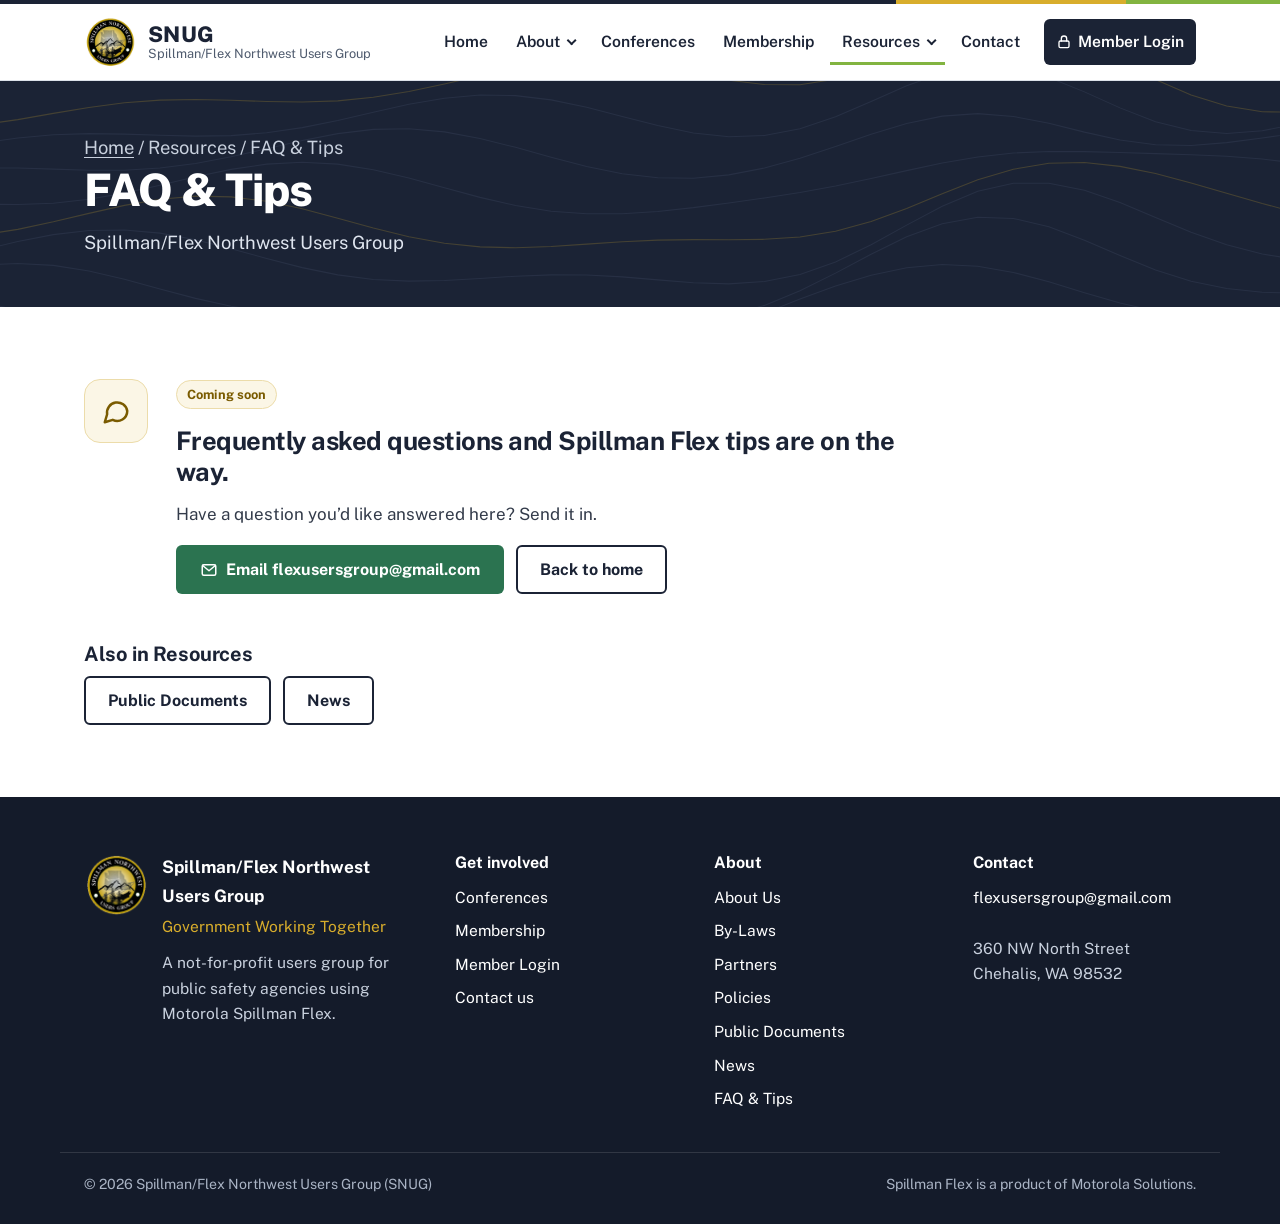
<file: faq.html>
<!doctype html>
<html lang="en" class="no-js">
<head>
<meta charset="utf-8">
<meta name="viewport" content="width=device-width,initial-scale=1">
<title>FAQ &amp; Tips | SNUG</title>
<meta name="description" content="FAQ &amp; Tips for SNUG, the Spillman/Flex Northwest Users Group. This page is being rebuilt.">
<meta name="theme-color" content="#1b2335">
<link rel="icon" href="assets/logo.png" type="image/png">
<link rel="apple-touch-icon" href="assets/logo.png">
<link rel="preconnect" href="https://fonts.googleapis.com">
<link rel="preconnect" href="https://fonts.gstatic.com" crossorigin>
<link rel="stylesheet" href="https://fonts.googleapis.com/css2?family=Public+Sans:wght@400;500;600;700;800&amp;display=swap">
<link rel="stylesheet" href="assets/style.css">
<script src="assets/site.js" defer></script>
</head>
<body>
<a class="skip" href="#main">Skip to main content</a>
<header class="site-header">
  <div class="wrap header-inner">
    <a class="brand" href="index.html"><img src="assets/logo.png" alt="" width="52" height="53"><span class="brand-text"><strong>SNUG</strong><span>Spillman/Flex Northwest Users Group</span></span></a>
    <button class="nav-toggle" type="button" aria-expanded="false" aria-controls="site-nav"><span class="bars" aria-hidden="true"></span>Menu</button>
    <nav class="site-nav" id="site-nav" aria-label="Main">
      <ul>
        <li><a href="index.html">Home</a></li>
        <li class="has-dd"><button class="dd-btn" type="button" aria-expanded="false" aria-controls="dd-about">About</button><ul class="dropdown" id="dd-about"><li><a href="about-us.html">About Us</a></li><li><a href="by-laws.html">By-Laws</a></li><li><a href="partners.html">Partners</a></li><li><a href="policies.html">Policies</a></li></ul></li>
        <li><a href="conferences.html">Conferences</a></li>
        <li><a href="membership.html">Membership</a></li>
        <li class="has-dd"><button class="dd-btn current" type="button" aria-expanded="false" aria-controls="dd-resources">Resources</button><ul class="dropdown" id="dd-resources"><li><a href="public-documents.html">Public Documents</a></li><li><a href="news.html">News</a></li><li><a href="faq.html" aria-current="page">FAQ &amp; Tips</a></li></ul></li>
        <li><a href="contact-us.html">Contact</a></li>
        <li><a class="nav-login" href="login.html"><svg viewBox="0 0 24 24" fill="none" stroke="currentColor" stroke-width="2" stroke-linecap="round" stroke-linejoin="round" aria-hidden="true" focusable="false"><rect x="4.5" y="10.5" width="15" height="10" rx="2"/><path d="M8 10.5V7a4 4 0 0 1 8 0v3.5"/></svg>Member Login</a></li>
      </ul>
    </nav>
  </div>
</header>
<main id="main" tabindex="-1">
<section class="page-head"><svg class="contours" viewBox="0 0 1440 300" preserveAspectRatio="xMidYMid slice" aria-hidden="true" focusable="false"><path d="M-20,72.1 L20,66.5 L60,59.5 L100,52.8 L140,47.6 L180,44.6 L220,43.9 L260,44.7 L300,46.1 L340,46.7 L380,45.4 L420,41.4 L460,34.9 L500,26.4 L540,17.2 L580,8.8 L620,2.8 L660,0.5 L700,2.1 L740,7.4 L780,14.8 L820,22.2 L860,27.1 L900,27.2 L940,21.0 L980,8.9 L1020,-6.8 L1060,-22.3 L1100,-33.3 L1140,-36.5 L1180,-30.6 L1220,-16.9 L1260,1.8 L1300,21.5 L1340,38.8 L1380,51.2 L1420,57.7 L1460,58.0" stroke="#d8ad2c" stroke-opacity=".55" stroke-width="1.2" fill="none"/><path d="M-20,92.9 L20,87.2 L60,83.6 L100,82.3 L140,82.8 L180,84.2 L220,85.1 L260,84.5 L300,81.3 L340,75.5 L380,67.4 L420,58.2 L460,49.3 L500,42.4 L540,38.9 L580,39.5 L620,44.3 L660,52.6 L700,62.9 L740,73.2 L780,81.5 L820,85.8 L860,84.4 L900,76.8 L940,63.4 L980,46.2 L1020,28.4 L1060,14.2 L1100,6.9 L1140,8.7 L1180,19.1 L1220,35.3 L1260,53.3 L1300,68.8 L1340,78.8 L1380,82.1 L1420,79.0 L1460,71.3" stroke="#6f7fa0" stroke-opacity=".35" stroke-width="1.2" fill="none"/><path d="M-20,120.8 L20,120.9 L60,122.2 L100,123.4 L140,123.4 L180,121.0 L220,115.9 L260,108.4 L300,99.2 L340,90.0 L380,82.3 L420,77.5 L460,76.8 L500,80.3 L540,87.7 L580,97.7 L620,108.8 L660,119.3 L700,127.4 L740,132.0 L780,132.5 L820,128.7 L860,121.0 L900,110.0 L940,96.8 L980,83.0 L1020,70.9 L1060,62.6 L1100,59.8 L1140,62.9 L1180,70.7 L1220,80.6 L1260,89.4 L1300,94.8 L1340,95.6 L1380,92.4 L1420,87.1 L1460,81.8" stroke="#6f7fa0" stroke-opacity=".35" stroke-width="1.2" fill="none"/><path d="M-20,161.6 L20,162.1 L60,160.5 L100,156.2 L140,149.2 L180,140.4 L220,130.9 L260,122.5 L300,116.6 L340,114.5 L380,116.6 L420,122.8 L460,132.2 L500,143.1 L540,154.0 L580,163.2 L620,169.5 L660,172.5 L700,172.4 L740,169.8 L780,165.5 L820,160.3 L860,154.7 L900,148.4 L940,141.1 L980,132.8 L1020,123.9 L1060,115.4 L1100,108.5 L1140,104.1 L1180,102.3 L1220,102.5 L1260,103.6 L1300,104.8 L1340,106.0 L1380,107.7 L1420,110.8 L1460,115.7" stroke="#6f7fa0" stroke-opacity=".35" stroke-width="1.2" fill="none"/><path d="M-20,196.2 L20,190.0 L60,181.5 L100,172.0 L140,163.0 L180,156.1 L220,152.6 L260,153.4 L300,158.4 L340,166.8 L380,177.4 L420,188.4 L460,198.2 L500,205.5 L540,209.7 L580,210.7 L620,209.3 L660,206.6 L700,203.9 L740,202.1 L780,201.5 L820,201.6 L860,201.2 L900,198.5 L940,192.0 L980,181.1 L1020,166.4 L1060,149.8 L1100,134.2 L1140,122.3 L1180,115.6 L1220,114.8 L1260,119.1 L1300,127.2 L1340,137.7 L1380,149.3 L1420,160.9 L1460,171.4" stroke="#d8ad2c" stroke-opacity=".55" stroke-width="1.2" fill="none"/><path d="M-20,213.2 L20,203.7 L60,195.9 L100,191.2 L140,190.6 L180,194.2 L220,201.7 L260,211.7 L300,222.7 L340,233.0 L380,241.2 L420,246.3 L460,248.2 L500,247.5 L540,245.3 L580,242.7 L620,241.2 L660,241.3 L700,243.4 L740,246.8 L780,250.0 L820,251.3 L860,248.7 L900,240.7 L940,226.6 L980,207.3 L1020,185.2 L1060,163.9 L1100,147.2 L1140,138.2 L1180,138.0 L1220,146.0 L1260,159.8 L1300,176.5 L1340,193.1 L1380,207.3 L1420,217.7 L1460,224.2" stroke="#6f7fa0" stroke-opacity=".35" stroke-width="1.2" fill="none"/><path d="M-20,230.3 L20,228.3 L60,230.5 L100,236.8 L140,246.2 L180,257.0 L220,267.6 L260,276.5 L300,282.6 L340,285.5 L380,285.6 L420,283.7 L460,281.2 L500,279.3 L540,279.1 L580,280.9 L620,284.5 L660,289.0 L700,293.1 L740,295.0 L780,293.3 L820,287.0 L860,275.5 L900,259.1 L940,239.2 L980,217.9 L1020,198.3 L1060,183.6 L1100,176.3 L1140,177.7 L1180,187.1 L1220,202.2 L1260,219.4 L1300,235.6 L1340,248.3 L1380,256.6 L1420,260.7 L1460,262.0" stroke="#6f7fa0" stroke-opacity=".35" stroke-width="1.2" fill="none"/><path d="M-20,272.3 L20,280.8 L60,291.3 L100,302.1 L140,311.6 L180,318.6 L220,322.5 L260,323.4 L300,322.0 L340,319.6 L380,317.5 L420,316.8 L460,318.1 L500,321.4 L540,325.9 L580,330.5 L620,333.7 L660,334.2 L700,331.1 L740,324.0 L780,313.2 L820,299.5 L860,284.2 L900,268.4 L940,253.8 L980,241.5 L1020,233.1 L1060,229.5 L1100,231.4 L1140,238.4 L1180,249.0 L1220,261.2 L1260,272.7 L1300,282.0 L1340,288.6 L1380,292.9 L1420,296.5 L1460,300.5" stroke="#6f7fa0" stroke-opacity=".35" stroke-width="1.2" fill="none"/><path d="M-20,336.5 L20,346.5 L60,354.4 L100,359.2 L140,361.0 L180,360.2 L220,358.0 L260,355.7 L300,354.6 L340,355.4 L380,358.2 L420,362.5 L460,367.4 L500,371.3 L540,372.9 L580,371.1 L620,365.6 L660,356.7 L700,345.3 L740,332.8 L780,320.8 L820,310.4 L860,302.5 L900,297.0 L940,293.6 L980,291.7 L1020,290.8 L1060,291.0 L1100,292.4 L1140,295.3 L1180,299.8 L1220,305.6 L1260,312.2 L1300,319.4 L1340,327.2 L1380,335.9 L1420,345.6 L1460,355.8" stroke="#d8ad2c" stroke-opacity=".55" stroke-width="1.2" fill="none"/><path d="M-20,395.6 L20,398.3 L60,398.2 L100,396.4 L140,394.0 L180,392.5 L220,392.8 L260,395.1 L300,399.2 L340,404.1 L380,408.5 L420,411.0 L460,410.4 L500,406.1 L540,398.3 L580,387.6 L620,375.6 L660,363.9 L700,354.3 L740,347.8 L780,344.9 L820,345.2 L860,347.5 L900,350.1 L940,351.6 L980,350.7 L1020,347.6 L1060,343.3 L1100,339.4 L1140,337.8 L1180,339.9 L1220,346.0 L1260,355.9 L1300,368.4 L1340,382.1 L1380,395.5 L1420,407.2 L1460,415.7" stroke="#6f7fa0" stroke-opacity=".35" stroke-width="1.2" fill="none"/><path d="M-20,434.6 L20,432.4 L60,430.6 L100,430.3 L140,432.1 L180,435.8 L220,440.7 L260,445.5 L300,448.8 L340,449.3 L380,446.3 L420,439.4 L460,429.5 L500,417.8 L540,405.8 L580,395.5 L620,388.2 L660,384.7 L700,385.2 L740,389.0 L780,394.6 L820,400.3 L860,404.3 L900,405.2 L940,402.6 L980,396.9 L1020,389.7 L1060,383.4 L1100,380.3 L1140,382.3 L1180,389.7 L1220,401.9 L1260,416.7 L1300,431.7 L1340,444.4 L1380,452.9 L1420,456.1 L1460,454.1" stroke="#6f7fa0" stroke-opacity=".35" stroke-width="1.2" fill="none"/><path d="M-20,468.0 L20,469.2 L60,472.5 L100,477.3 L140,482.3 L180,486.3 L220,487.9 L260,486.0 L300,480.3 L340,471.2 L380,459.9 L420,447.8 L460,436.8 L500,428.4 L540,423.7 L580,423.1 L620,426.1 L660,431.8 L700,438.5 L740,444.8 L780,449.2 L820,450.9 L860,449.6 L900,445.8 L940,440.4 L980,435.0 L1020,431.4 L1060,431.3 L1100,435.4 L1140,443.9 L1180,455.3 L1220,467.7 L1260,478.5 L1300,485.5 L1340,487.6 L1380,484.5 L1420,477.2 L1460,467.4" stroke="#6f7fa0" stroke-opacity=".35" stroke-width="1.2" fill="none"/><path d="M-20,513.8 L20,519.0 L60,523.6 L100,526.0 L140,525.3 L180,520.8 L220,512.7 L260,501.9 L300,489.9 L340,478.3 L380,469.0 L420,463.0 L460,461.1 L500,463.0 L540,468.0 L580,474.5 L620,481.2 L660,486.7 L700,490.1 L740,491.0 L780,489.9 L820,487.6 L860,485.2 L900,483.6 L940,483.6 L980,485.7 L1020,490.0 L1060,495.9 L1100,502.8 L1140,509.4 L1180,514.6 L1220,517.1 L1260,516.1 L1300,511.6 L1340,504.3 L1380,495.6 L1420,487.3 L1460,480.8" stroke="#d8ad2c" stroke-opacity=".55" stroke-width="1.2" fill="none"/><path d="M-20,563.9 L20,564.3 L60,561.0 L100,554.0 L140,543.9 L180,532.0 L220,520.1 L260,509.9 L300,502.7 L340,499.5 L380,500.3 L420,504.3 L460,510.5 L500,517.2 L540,523.1 L580,527.1 L620,528.9 L660,528.7 L700,527.3 L740,525.9 L780,525.6 L820,527.5 L860,531.5 L900,537.5 L940,544.3 L980,550.6 L1020,555.4 L1060,557.5 L1100,556.6 L1140,552.9 L1180,546.8 L1220,539.1 L1260,530.9 L1300,523.4 L1340,517.6 L1380,514.2 L1420,513.4 L1460,514.8" stroke="#6f7fa0" stroke-opacity=".35" stroke-width="1.2" fill="none"/></svg>
  <div class="wrap"><p class="crumbs"><a href="index.html">Home</a> / Resources / FAQ &amp; Tips</p><h1>FAQ &amp; Tips</h1><p>Spillman/Flex Northwest Users Group</p></div>
</section>
<section class="section">
  <div class="wrap">
    <div class="soon">
      <span class="ico"><svg viewBox="0 0 24 24" fill="none" stroke="currentColor" stroke-width="2" stroke-linecap="round" stroke-linejoin="round" aria-hidden="true" focusable="false"><path d="M21 12a8 8 0 0 1-11.6 7.1L3 21l1.9-6.4A8 8 0 1 1 21 12z"/></svg></span>
      <div>
        <p><span class="pill">Coming soon</span></p>
        <h2>Frequently asked questions and Spillman Flex tips are on the way.</h2>
        <p>Have a question you&rsquo;d like answered here? Send it in.</p>
        <div class="btn-row"><a class="btn btn-primary" href="mailto:flexusersgroup@gmail.com?subject=SNUG%20FAQ%20%26%20Tips"><svg viewBox="0 0 24 24" fill="none" stroke="currentColor" stroke-width="2" stroke-linecap="round" stroke-linejoin="round" aria-hidden="true" focusable="false"><rect x="3" y="5" width="18" height="14" rx="2"/><path d="m3.5 6 8.5 7 8.5-7"/></svg>Email flexusersgroup@gmail.com</a><a class="btn btn-outline" href="index.html">Back to home</a></div>
      </div>
    </div>
    <div class="related"><h2>Also in Resources</h2><ul class="btn-row" style="list-style:none;padding:0;margin:0"><li><a class="btn btn-outline" href="public-documents.html">Public Documents</a></li><li><a class="btn btn-outline" href="news.html">News</a></li></ul></div>
  </div>
</section>
</main>
<footer class="site-footer">
  <div class="wrap footer-grid">
    <div class="footer-brand">
      <img src="assets/logo.png" alt="" width="64" height="65">
      <div><strong>Spillman/Flex Northwest Users Group</strong><em>Government Working Together</em>
      <p style="margin-top:10px">A not-for-profit users group for public safety agencies using Motorola Spillman Flex.</p></div>
    </div>
    <div>
      <h2>Get involved</h2>
      <ul><li><a href="conferences.html">Conferences</a></li><li><a href="membership.html">Membership</a></li><li><a href="login.html">Member Login</a></li><li><a href="contact-us.html">Contact us</a></li></ul>
    </div>
    <div>
      <h2>About</h2>
      <ul><li><a href="about-us.html">About Us</a></li><li><a href="by-laws.html">By-Laws</a></li><li><a href="partners.html">Partners</a></li><li><a href="policies.html">Policies</a></li><li><a href="public-documents.html">Public Documents</a></li><li><a href="news.html">News</a></li><li><a href="faq.html">FAQ &amp; Tips</a></li></ul>
    </div>
    <div>
      <h2>Contact</h2>
      <address><a href="mailto:flexusersgroup@gmail.com">flexusersgroup@gmail.com</a><br><br>360 NW North Street<br>Chehalis, WA 98532</address>
    </div>
  </div>
  <div class="wrap footer-small">
    <span>&copy; <span data-year>2026</span> Spillman/Flex Northwest Users Group (SNUG)</span>
    <span>Spillman Flex is a product of Motorola Solutions.</span>
  </div>
</footer>
<script>document.querySelectorAll('[data-year]').forEach(function(e){e.textContent=new Date().getFullYear()})</script>
</body>
</html>
</file>
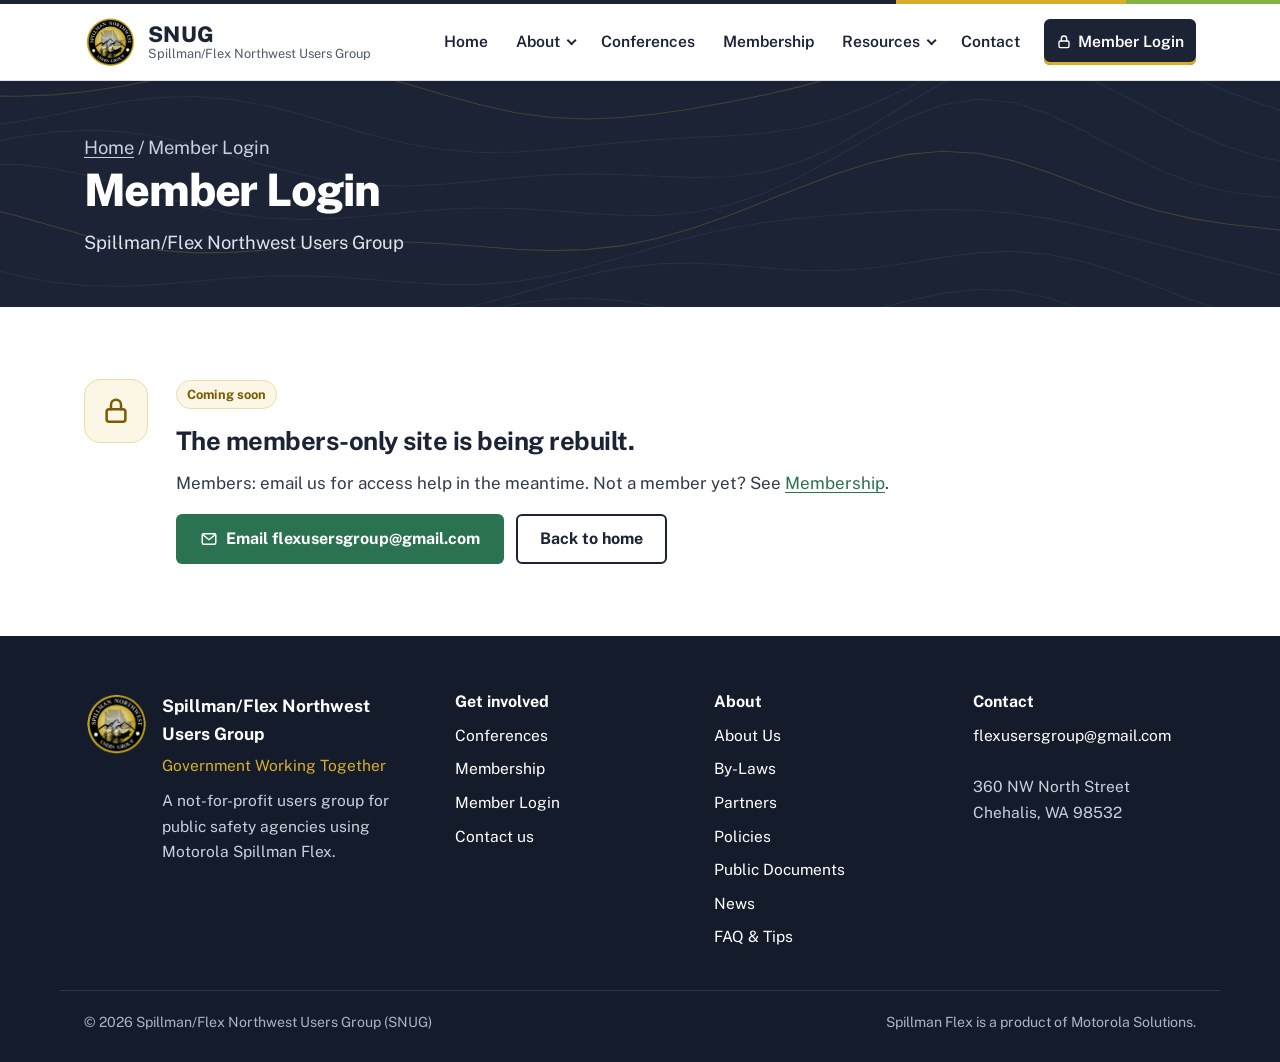
<file: login.html>
<!doctype html>
<html lang="en" class="no-js">
<head>
<meta charset="utf-8">
<meta name="viewport" content="width=device-width,initial-scale=1">
<title>Member Login | SNUG</title>
<meta name="description" content="Member Login for SNUG, the Spillman/Flex Northwest Users Group. This page is being rebuilt.">
<meta name="theme-color" content="#1b2335">
<link rel="icon" href="assets/logo.png" type="image/png">
<link rel="apple-touch-icon" href="assets/logo.png">
<link rel="preconnect" href="https://fonts.googleapis.com">
<link rel="preconnect" href="https://fonts.gstatic.com" crossorigin>
<link rel="stylesheet" href="https://fonts.googleapis.com/css2?family=Public+Sans:wght@400;500;600;700;800&amp;display=swap">
<link rel="stylesheet" href="assets/style.css">
<script src="assets/site.js" defer></script>
</head>
<body>
<a class="skip" href="#main">Skip to main content</a>
<header class="site-header">
  <div class="wrap header-inner">
    <a class="brand" href="index.html"><img src="assets/logo.png" alt="" width="52" height="53"><span class="brand-text"><strong>SNUG</strong><span>Spillman/Flex Northwest Users Group</span></span></a>
    <button class="nav-toggle" type="button" aria-expanded="false" aria-controls="site-nav"><span class="bars" aria-hidden="true"></span>Menu</button>
    <nav class="site-nav" id="site-nav" aria-label="Main">
      <ul>
        <li><a href="index.html">Home</a></li>
        <li class="has-dd"><button class="dd-btn" type="button" aria-expanded="false" aria-controls="dd-about">About</button><ul class="dropdown" id="dd-about"><li><a href="about-us.html">About Us</a></li><li><a href="by-laws.html">By-Laws</a></li><li><a href="partners.html">Partners</a></li><li><a href="policies.html">Policies</a></li></ul></li>
        <li><a href="conferences.html">Conferences</a></li>
        <li><a href="membership.html">Membership</a></li>
        <li class="has-dd"><button class="dd-btn" type="button" aria-expanded="false" aria-controls="dd-resources">Resources</button><ul class="dropdown" id="dd-resources"><li><a href="public-documents.html">Public Documents</a></li><li><a href="news.html">News</a></li><li><a href="faq.html">FAQ &amp; Tips</a></li></ul></li>
        <li><a href="contact-us.html">Contact</a></li>
        <li><a class="nav-login" href="login.html" aria-current="page"><svg viewBox="0 0 24 24" fill="none" stroke="currentColor" stroke-width="2" stroke-linecap="round" stroke-linejoin="round" aria-hidden="true" focusable="false"><rect x="4.5" y="10.5" width="15" height="10" rx="2"/><path d="M8 10.5V7a4 4 0 0 1 8 0v3.5"/></svg>Member Login</a></li>
      </ul>
    </nav>
  </div>
</header>
<main id="main" tabindex="-1">
<section class="page-head"><svg class="contours" viewBox="0 0 1440 300" preserveAspectRatio="xMidYMid slice" aria-hidden="true" focusable="false"><path d="M-20,39.9 L20,40.2 L60,38.7 L100,34.7 L140,28.4 L180,20.7 L220,12.9 L260,6.5 L300,3.0 L340,3.3 L380,7.9 L420,16.1 L460,27.0 L500,38.8 L540,49.9 L580,58.7 L620,64.1 L660,65.8 L700,64.2 L740,59.9 L780,53.9 L820,46.7 L860,38.7 L900,29.4 L940,18.4 L980,5.8 L1020,-7.6 L1060,-20.2 L1100,-30.1 L1140,-35.8 L1180,-36.9 L1220,-34.5 L1260,-29.9 L1300,-24.6 L1340,-19.1 L1380,-13.3 L1420,-6.6 L1460,1.6" stroke="#d8ad2c" stroke-opacity=".55" stroke-width="1.2" fill="none"/><path d="M-20,74.5 L20,68.8 L60,61.3 L100,53.3 L140,46.2 L180,41.6 L220,40.6 L260,43.8 L300,51.0 L340,61.1 L380,72.8 L420,84.3 L460,93.9 L500,100.5 L540,103.5 L580,103.1 L620,100.3 L660,96.2 L700,92.1 L740,88.8 L780,86.6 L820,84.8 L860,81.8 L900,75.9 L940,65.4 L980,50.1 L1020,31.1 L1060,11.1 L1100,-6.4 L1140,-18.3 L1180,-22.6 L1220,-19.4 L1260,-10.1 L1300,3.4 L1340,18.8 L1380,34.6 L1420,49.4 L1460,62.2" stroke="#6f7fa0" stroke-opacity=".35" stroke-width="1.2" fill="none"/><path d="M-20,93.8 L20,86.2 L60,80.5 L100,78.3 L140,80.1 L180,86.1 L220,95.4 L260,106.8 L300,118.5 L340,128.8 L380,136.4 L420,140.5 L460,141.2 L500,139.1 L540,135.4 L580,131.5 L620,128.7 L660,127.6 L700,128.4 L740,130.2 L780,131.6 L820,130.7 L860,125.3 L900,114.1 L940,96.5 L980,73.7 L1020,48.7 L1060,25.6 L1100,8.7 L1140,1.5 L1180,4.9 L1220,17.8 L1260,37.0 L1300,58.7 L1340,79.4 L1380,96.7 L1420,109.2 L1460,116.9" stroke="#6f7fa0" stroke-opacity=".35" stroke-width="1.2" fill="none"/><path d="M-20,116.4 L20,116.9 L60,121.6 L100,129.9 L140,140.8 L180,152.6 L220,163.4 L260,172.0 L300,177.2 L340,178.9 L380,177.6 L420,174.4 L460,170.5 L500,167.4 L540,165.9 L580,166.5 L620,168.8 L660,171.8 L700,174.2 L740,174.3 L780,170.8 L820,162.6 L860,149.1 L900,130.8 L940,108.9 L980,85.9 L1020,65.1 L1060,50.0 L1100,43.6 L1140,47.3 L1180,60.2 L1220,79.5 L1260,101.1 L1300,121.2 L1340,137.0 L1380,147.4 L1420,152.8 L1460,154.9" stroke="#6f7fa0" stroke-opacity=".35" stroke-width="1.2" fill="none"/><path d="M-20,164.7 L20,175.0 L60,186.6 L100,197.9 L140,207.3 L180,213.6 L220,216.4 L260,215.9 L300,213.2 L340,209.5 L380,206.1 L420,204.2 L460,204.2 L500,206.2 L540,209.3 L580,212.3 L620,213.9 L660,212.8 L700,208.3 L740,200.0 L780,188.4 L820,174.3 L860,158.7 L900,142.8 L940,127.8 L980,115.0 L1020,105.9 L1060,102.1 L1100,104.4 L1140,112.8 L1180,125.9 L1220,141.2 L1260,156.1 L1300,168.5 L1340,177.6 L1380,183.9 L1420,188.5 L1460,193.1" stroke="#d8ad2c" stroke-opacity=".55" stroke-width="1.2" fill="none"/><path d="M-20,232.1 L20,242.2 L60,249.6 L100,253.5 L140,254.0 L180,251.9 L220,248.4 L260,244.9 L300,242.5 L340,242.1 L380,243.6 L420,246.6 L460,249.8 L500,252.1 L540,252.1 L580,248.8 L620,242.2 L660,232.6 L700,221.1 L740,209.1 L780,198.1 L820,189.0 L860,182.2 L900,177.4 L940,173.9 L980,171.1 L1020,168.9 L1060,167.7 L1100,168.5 L1140,171.8 L1180,177.9 L1220,186.2 L1260,195.8 L1300,205.9 L1340,216.1 L1380,226.2 L1420,236.4 L1460,246.2" stroke="#6f7fa0" stroke-opacity=".35" stroke-width="1.2" fill="none"/><path d="M-20,290.2 L20,291.8 L60,290.4 L100,287.3 L140,283.7 L180,281.0 L220,280.0 L260,281.1 L300,283.8 L340,287.2 L380,290.0 L420,290.8 L460,288.6 L500,283.0 L540,274.3 L580,263.4 L620,251.8 L660,241.3 L700,233.3 L740,228.8 L780,227.9 L820,229.9 L860,233.2 L900,235.9 L940,236.3 L980,233.5 L1020,228.0 L1060,221.5 L1100,216.3 L1140,214.7 L1180,218.1 L1220,226.6 L1260,239.1 L1300,254.0 L1340,269.2 L1380,283.0 L1420,294.0 L1460,301.0" stroke="#6f7fa0" stroke-opacity=".35" stroke-width="1.2" fill="none"/><path d="M-20,326.0 L20,322.5 L60,319.5 L100,318.1 L140,318.6 L180,321.0 L220,324.4 L260,327.6 L300,329.2 L340,328.1 L380,323.5 L420,315.7 L460,305.3 L500,293.7 L540,282.7 L580,273.9 L620,268.6 L660,267.5 L700,270.3 L740,276.1 L780,283.3 L820,289.8 L860,293.8 L900,293.7 L940,289.1 L980,280.8 L1020,270.8 L1060,262.0 L1100,257.4 L1140,259.0 L1180,267.3 L1220,281.0 L1260,297.5 L1300,313.7 L1340,326.7 L1380,334.6 L1420,336.7 L1460,333.1" stroke="#6f7fa0" stroke-opacity=".35" stroke-width="1.2" fill="none"/><path d="M-20,356.2 L20,356.3 L60,358.3 L100,361.6 L140,365.1 L180,367.4 L220,367.2 L260,363.7 L300,356.9 L340,347.1 L380,335.7 L420,324.3 L460,314.6 L500,308.1 L540,305.6 L580,307.4 L620,312.7 L660,320.3 L700,328.7 L740,336.0 L780,341.0 L820,342.6 L860,340.5 L900,335.1 L940,327.4 L980,319.2 L1020,312.5 L1060,309.4 L1100,311.4 L1140,318.5 L1180,329.7 L1220,342.4 L1260,353.8 L1300,361.4 L1340,363.6 L1380,360.3 L1420,352.8 L1460,342.8" stroke="#d8ad2c" stroke-opacity=".55" stroke-width="1.2" fill="none"/><path d="M-20,398.7 L20,402.4 L60,405.2 L100,406.0 L140,403.6 L180,397.7 L220,388.8 L260,377.7 L300,366.0 L340,355.6 L380,347.9 L420,344.1 L460,344.5 L500,348.8 L540,355.9 L580,364.2 L620,372.3 L660,378.7 L700,382.7 L740,383.9 L780,382.7 L820,380.0 L860,376.5 L900,373.1 L940,370.5 L980,369.1 L1020,369.3 L1060,371.3 L1100,374.7 L1140,379.0 L1180,383.0 L1220,385.5 L1260,385.3 L1300,382.0 L1340,376.1 L1380,368.9 L1420,362.1 L1460,357.1" stroke="#6f7fa0" stroke-opacity=".35" stroke-width="1.2" fill="none"/><path d="M-20,444.4 L20,443.1 L60,438.3 L100,430.2 L140,419.6 L180,407.9 L220,396.9 L260,388.2 L300,383.0 L340,382.1 L380,385.2 L420,391.4 L460,399.5 L500,407.7 L540,414.8 L580,419.6 L620,421.9 L660,421.9 L700,420.7 L740,419.3 L780,418.8 L820,419.8 L860,422.3 L900,425.7 L940,428.7 L980,430.4 L1020,430.0 L1060,427.1 L1100,422.3 L1140,416.1 L1180,409.4 L1220,402.8 L1260,397.0 L1300,392.5 L1340,389.8 L1380,389.3 L1420,391.1 L1460,394.7" stroke="#6f7fa0" stroke-opacity=".35" stroke-width="1.2" fill="none"/><path d="M-20,471.5 L20,461.5 L60,449.9 L100,438.4 L140,428.8 L180,422.4 L220,420.1 L260,421.9 L300,427.2 L340,434.8 L380,443.1 L420,450.5 L460,456.0 L500,459.0 L540,459.7 L580,458.9 L620,457.7 L660,457.4 L700,458.9 L740,462.8 L780,468.6 L820,475.3 L860,481.2 L900,484.7 L940,484.1 L980,478.8 L1020,469.2 L1060,456.6 L1100,443.2 L1140,431.1 L1180,422.3 L1220,417.7 L1260,417.3 L1300,420.4 L1340,425.9 L1380,432.4 L1420,438.5 L1460,443.1" stroke="#6f7fa0" stroke-opacity=".35" stroke-width="1.2" fill="none"/><path d="M-20,480.2 L20,469.8 L60,462.2 L100,458.5 L140,459.0 L180,463.3 L220,470.3 L260,478.4 L300,486.2 L340,492.3 L380,496.0 L420,497.3 L460,496.8 L500,495.6 L540,494.9 L580,496.0 L620,499.4 L660,505.2 L700,512.7 L740,520.6 L780,527.2 L820,530.9 L860,530.2 L900,524.6 L940,514.1 L980,500.0 L1020,484.3 L1060,469.5 L1100,458.0 L1140,451.4 L1180,450.2 L1220,453.9 L1260,460.6 L1300,468.5 L1340,475.4 L1380,480.2 L1420,482.1 L1460,481.4" stroke="#d8ad2c" stroke-opacity=".55" stroke-width="1.2" fill="none"/><path d="M-20,497.4 L20,496.6 L60,499.7 L100,505.9 L140,513.8 L180,521.7 L220,528.3 L260,532.7 L300,534.7 L340,534.6 L380,533.5 L420,532.5 L460,533.0 L500,535.7 L540,541.0 L580,548.2 L620,556.4 L660,564.1 L700,569.6 L740,571.6 L780,569.3 L820,562.5 L860,552.0 L900,538.8 L940,524.8 L980,511.7 L1020,501.2 L1060,494.6 L1100,492.5 L1140,494.6 L1180,499.5 L1220,505.7 L1260,511.3 L1300,515.0 L1340,516.3 L1380,515.4 L1420,513.5 L1460,512.1" stroke="#6f7fa0" stroke-opacity=".35" stroke-width="1.2" fill="none"/></svg>
  <div class="wrap"><p class="crumbs"><a href="index.html">Home</a> / Member Login</p><h1>Member Login</h1><p>Spillman/Flex Northwest Users Group</p></div>
</section>
<section class="section">
  <div class="wrap">
    <div class="soon">
      <span class="ico"><svg viewBox="0 0 24 24" fill="none" stroke="currentColor" stroke-width="2" stroke-linecap="round" stroke-linejoin="round" aria-hidden="true" focusable="false"><rect x="4.5" y="10.5" width="15" height="10" rx="2"/><path d="M8 10.5V7a4 4 0 0 1 8 0v3.5"/></svg></span>
      <div>
        <p><span class="pill">Coming soon</span></p>
        <h2>The members-only site is being rebuilt.</h2>
        <p>Members: email us for access help in the meantime. Not a member yet? See <a href="membership.html">Membership</a>.</p>
        <div class="btn-row"><a class="btn btn-primary" href="mailto:flexusersgroup@gmail.com?subject=SNUG%20Member%20Login"><svg viewBox="0 0 24 24" fill="none" stroke="currentColor" stroke-width="2" stroke-linecap="round" stroke-linejoin="round" aria-hidden="true" focusable="false"><rect x="3" y="5" width="18" height="14" rx="2"/><path d="m3.5 6 8.5 7 8.5-7"/></svg>Email flexusersgroup@gmail.com</a><a class="btn btn-outline" href="index.html">Back to home</a></div>
      </div>
    </div>
    
  </div>
</section>
</main>
<footer class="site-footer">
  <div class="wrap footer-grid">
    <div class="footer-brand">
      <img src="assets/logo.png" alt="" width="64" height="65">
      <div><strong>Spillman/Flex Northwest Users Group</strong><em>Government Working Together</em>
      <p style="margin-top:10px">A not-for-profit users group for public safety agencies using Motorola Spillman Flex.</p></div>
    </div>
    <div>
      <h2>Get involved</h2>
      <ul><li><a href="conferences.html">Conferences</a></li><li><a href="membership.html">Membership</a></li><li><a href="login.html">Member Login</a></li><li><a href="contact-us.html">Contact us</a></li></ul>
    </div>
    <div>
      <h2>About</h2>
      <ul><li><a href="about-us.html">About Us</a></li><li><a href="by-laws.html">By-Laws</a></li><li><a href="partners.html">Partners</a></li><li><a href="policies.html">Policies</a></li><li><a href="public-documents.html">Public Documents</a></li><li><a href="news.html">News</a></li><li><a href="faq.html">FAQ &amp; Tips</a></li></ul>
    </div>
    <div>
      <h2>Contact</h2>
      <address><a href="mailto:flexusersgroup@gmail.com">flexusersgroup@gmail.com</a><br><br>360 NW North Street<br>Chehalis, WA 98532</address>
    </div>
  </div>
  <div class="wrap footer-small">
    <span>&copy; <span data-year>2026</span> Spillman/Flex Northwest Users Group (SNUG)</span>
    <span>Spillman Flex is a product of Motorola Solutions.</span>
  </div>
</footer>
<script>document.querySelectorAll('[data-year]').forEach(function(e){e.textContent=new Date().getFullYear()})</script>
</body>
</html>
</file>
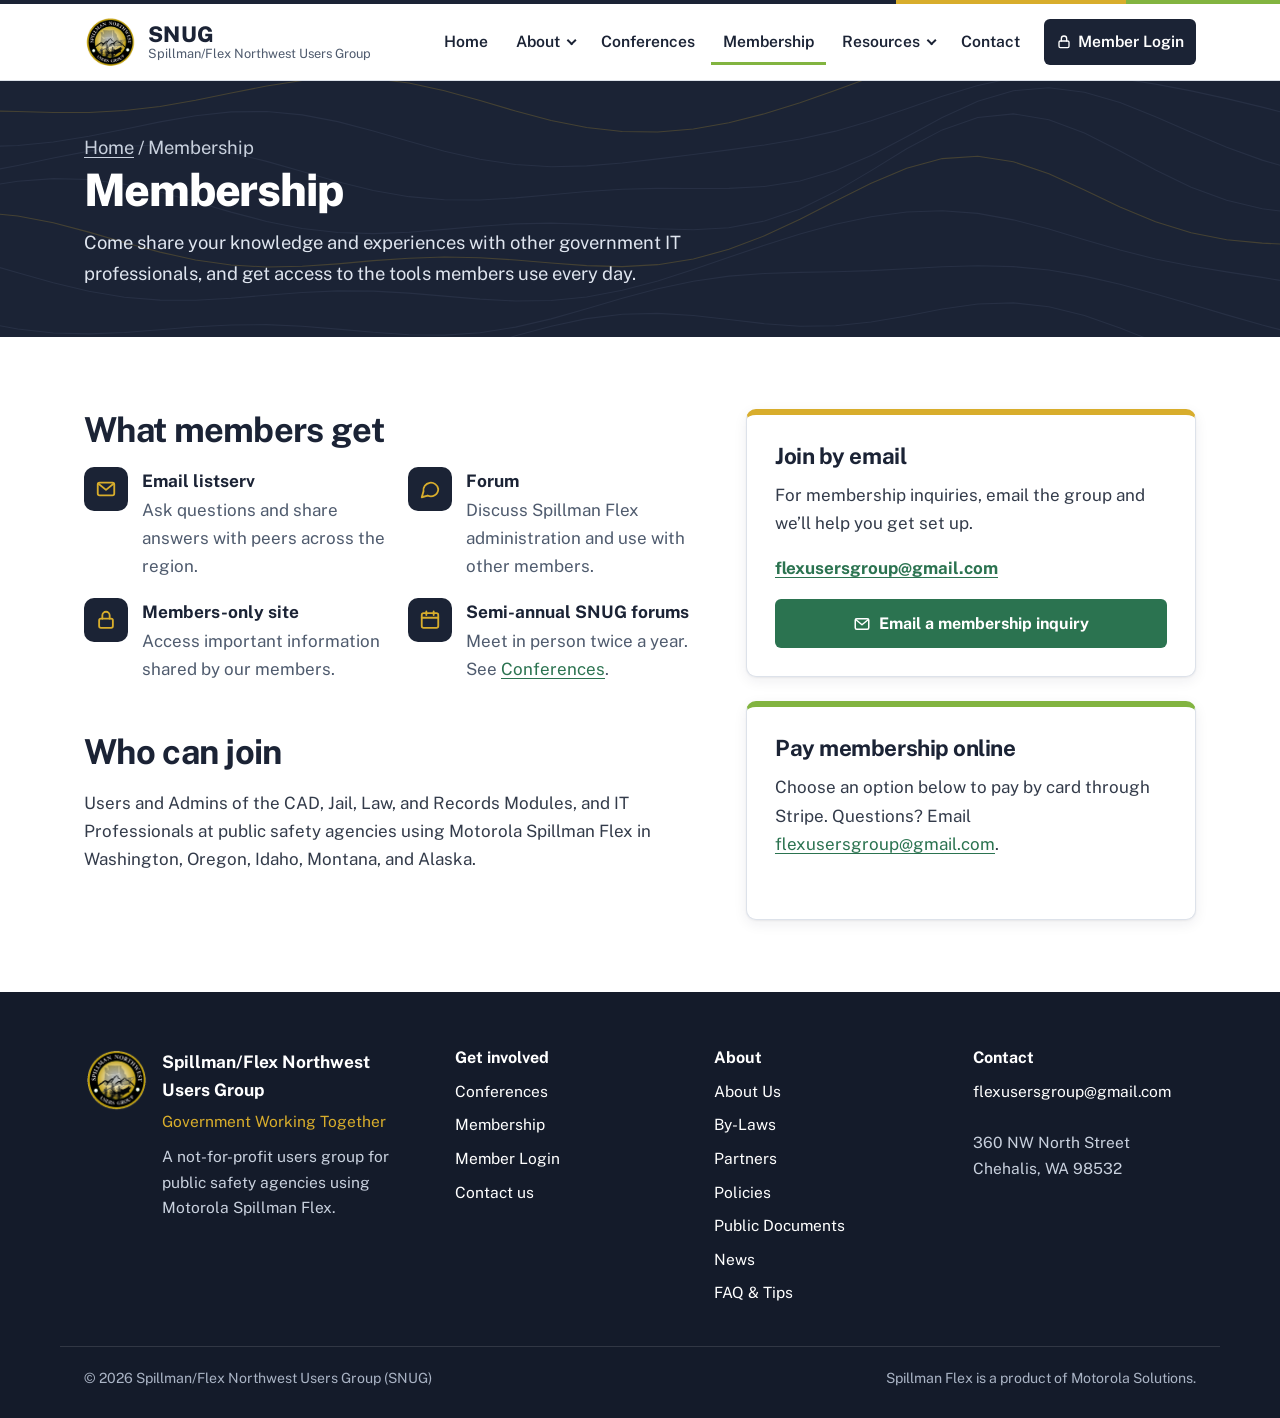
<file: membership.html>
<!doctype html>
<html lang="en" class="no-js">
<head>
<meta charset="utf-8">
<meta name="viewport" content="width=device-width,initial-scale=1">
<title>Membership | SNUG</title>
<meta name="description" content="Join SNUG: email listserv, forum, members-only site and semi-annual forums for Spillman Flex users in WA, OR, ID, MT and AK.">
<meta name="theme-color" content="#1b2335">
<link rel="icon" href="assets/logo.png" type="image/png">
<link rel="apple-touch-icon" href="assets/logo.png">
<link rel="preconnect" href="https://fonts.googleapis.com">
<link rel="preconnect" href="https://fonts.gstatic.com" crossorigin>
<link rel="stylesheet" href="https://fonts.googleapis.com/css2?family=Public+Sans:wght@400;500;600;700;800&amp;display=swap">
<link rel="stylesheet" href="assets/style.css">
<script src="assets/site.js" defer></script>
</head>
<body>
<a class="skip" href="#main">Skip to main content</a>
<header class="site-header">
  <div class="wrap header-inner">
    <a class="brand" href="index.html"><img src="assets/logo.png" alt="" width="52" height="53"><span class="brand-text"><strong>SNUG</strong><span>Spillman/Flex Northwest Users Group</span></span></a>
    <button class="nav-toggle" type="button" aria-expanded="false" aria-controls="site-nav"><span class="bars" aria-hidden="true"></span>Menu</button>
    <nav class="site-nav" id="site-nav" aria-label="Main">
      <ul>
        <li><a href="index.html">Home</a></li>
        <li class="has-dd"><button class="dd-btn" type="button" aria-expanded="false" aria-controls="dd-about">About</button><ul class="dropdown" id="dd-about"><li><a href="about-us.html">About Us</a></li><li><a href="by-laws.html">By-Laws</a></li><li><a href="partners.html">Partners</a></li><li><a href="policies.html">Policies</a></li></ul></li>
        <li><a href="conferences.html">Conferences</a></li>
        <li><a href="membership.html" aria-current="page">Membership</a></li>
        <li class="has-dd"><button class="dd-btn" type="button" aria-expanded="false" aria-controls="dd-resources">Resources</button><ul class="dropdown" id="dd-resources"><li><a href="public-documents.html">Public Documents</a></li><li><a href="news.html">News</a></li><li><a href="faq.html">FAQ &amp; Tips</a></li></ul></li>
        <li><a href="contact-us.html">Contact</a></li>
        <li><a class="nav-login" href="login.html"><svg viewBox="0 0 24 24" fill="none" stroke="currentColor" stroke-width="2" stroke-linecap="round" stroke-linejoin="round" aria-hidden="true" focusable="false"><rect x="4.5" y="10.5" width="15" height="10" rx="2"/><path d="M8 10.5V7a4 4 0 0 1 8 0v3.5"/></svg>Member Login</a></li>
      </ul>
    </nav>
  </div>
</header>
<main id="main" tabindex="-1">
<section class="page-head"><svg class="contours" viewBox="0 0 1440 300" preserveAspectRatio="xMidYMid slice" aria-hidden="true" focusable="false"><path d="M-20,39.3 L20,40.4 L60,41.5 L100,41.4 L140,39.2 L180,34.6 L220,27.7 L260,19.6 L300,11.6 L340,5.4 L380,2.3 L420,3.2 L460,8.3 L500,17.0 L540,28.0 L580,39.8 L620,50.4 L660,58.4 L700,62.9 L740,63.4 L780,59.9 L820,52.9 L860,42.9 L900,30.5 L940,16.4 L980,1.7 L1020,-11.8 L1060,-22.2 L1100,-27.7 L1140,-27.7 L1180,-23.1 L1220,-15.9 L1260,-8.8 L1300,-3.9 L1340,-1.9 L1380,-2.1 L1420,-3.0 L1460,-2.6" stroke="#d8ad2c" stroke-opacity=".55" stroke-width="1.2" fill="none"/><path d="M-20,80.0 L20,78.5 L60,74.6 L100,68.2 L140,60.3 L180,52.0 L220,45.0 L260,40.7 L300,40.3 L340,44.1 L380,51.7 L420,62.2 L460,73.8 L500,85.0 L540,94.1 L580,100.0 L620,102.4 L660,101.5 L700,98.2 L740,93.6 L780,88.6 L820,83.5 L860,78.0 L900,71.3 L940,62.4 L980,50.8 L1020,37.2 L1060,23.2 L1100,11.0 L1140,2.5 L1180,-1.3 L1220,-0.7 L1260,3.3 L1300,9.5 L1340,17.1 L1380,25.8 L1420,35.4 L1460,45.7" stroke="#6f7fa0" stroke-opacity=".35" stroke-width="1.2" fill="none"/><path d="M-20,108.7 L20,101.0 L60,92.6 L100,84.9 L140,79.6 L180,77.8 L220,80.2 L260,86.7 L300,96.4 L340,107.8 L380,119.3 L420,129.1 L460,136.1 L500,139.6 L540,139.8 L580,137.5 L620,133.9 L660,130.3 L700,127.8 L740,126.8 L780,126.9 L820,126.8 L860,124.6 L900,118.4 L940,106.8 L980,89.7 L1020,68.7 L1060,47.1 L1100,28.7 L1140,16.9 L1180,13.6 L1220,18.6 L1260,30.3 L1300,46.2 L1340,63.6 L1380,80.4 L1420,95.0 L1460,106.5" stroke="#6f7fa0" stroke-opacity=".35" stroke-width="1.2" fill="none"/><path d="M-20,125.1 L20,118.8 L60,115.8 L100,116.8 L140,122.1 L180,130.9 L220,141.9 L260,153.5 L300,164.0 L340,171.9 L380,176.5 L420,177.7 L460,176.1 L500,172.9 L540,169.3 L580,166.7 L620,165.9 L660,167.1 L700,169.6 L740,172.3 L780,173.4 L820,171.0 L860,163.5 L900,149.9 L940,130.4 L980,106.8 L1020,82.3 L1060,61.0 L1100,47.0 L1140,43.0 L1180,49.5 L1220,64.5 L1260,84.8 L1300,106.2 L1340,125.4 L1380,140.2 L1420,149.8 L1460,154.7" stroke="#6f7fa0" stroke-opacity=".35" stroke-width="1.2" fill="none"/><path d="M-20,153.9 L20,157.8 L60,165.5 L100,176.0 L140,187.6 L180,198.5 L220,207.4 L260,213.0 L300,215.3 L340,214.5 L380,211.7 L420,208.1 L460,205.3 L500,204.0 L540,204.8 L580,207.3 L620,210.8 L660,213.7 L700,214.8 L740,212.6 L780,206.3 L820,195.4 L860,180.2 L900,161.5 L940,141.0 L980,121.0 L1020,104.1 L1060,93.3 L1100,90.7 L1140,96.8 L1180,110.4 L1220,128.6 L1260,147.7 L1300,164.4 L1340,176.8 L1380,184.5 L1420,188.4 L1460,190.3" stroke="#d8ad2c" stroke-opacity=".55" stroke-width="1.2" fill="none"/><path d="M-20,210.3 L20,221.6 L60,232.9 L100,242.5 L140,249.2 L180,252.5 L220,252.6 L260,250.3 L300,247.0 L340,243.9 L380,242.1 L420,242.4 L460,244.6 L500,248.0 L540,251.4 L580,253.5 L620,253.0 L660,249.0 L700,241.5 L740,230.9 L780,218.1 L820,204.3 L860,190.7 L900,178.1 L940,167.2 L980,158.8 L1020,153.4 L1060,152.0 L1100,154.9 L1140,162.2 L1180,172.6 L1220,184.6 L1260,196.2 L1300,206.2 L1340,214.2 L1380,220.7 L1420,226.9 L1460,233.6" stroke="#6f7fa0" stroke-opacity=".35" stroke-width="1.2" fill="none"/><path d="M-20,277.4 L20,285.1 L60,289.5 L100,290.5 L140,288.9 L180,285.8 L220,282.5 L260,280.4 L300,280.1 L340,281.9 L380,285.1 L420,288.7 L460,291.4 L500,291.9 L540,289.2 L580,282.9 L620,273.6 L660,262.3 L700,250.4 L740,239.7 L780,231.2 L820,225.5 L860,222.6 L900,221.3 L940,220.5 L980,219.3 L1020,217.2 L1060,215.0 L1100,213.8 L1140,214.8 L1180,218.7 L1220,225.5 L1260,234.7 L1300,245.5 L1340,257.2 L1380,269.1 L1420,280.6 L1460,290.9" stroke="#6f7fa0" stroke-opacity=".35" stroke-width="1.2" fill="none"/><path d="M-20,328.1 L20,327.2 L60,324.5 L100,321.2 L140,318.7 L180,318.0 L220,319.2 L260,322.2 L300,325.9 L340,329.1 L380,330.5 L420,328.8 L460,323.6 L500,315.2 L540,304.4 L580,292.7 L620,281.8 L660,273.3 L700,268.4 L740,267.4 L780,269.8 L820,274.3 L860,279.0 L900,281.8 L940,281.4 L980,277.2 L1020,270.3 L1060,262.6 L1100,256.9 L1140,255.6 L1180,259.9 L1220,269.8 L1260,283.8 L1300,299.7 L1340,315.1 L1380,328.1 L1420,337.1 L1460,341.2" stroke="#6f7fa0" stroke-opacity=".35" stroke-width="1.2" fill="none"/><path d="M-20,359.9 L20,357.2 L60,355.9 L100,356.7 L140,359.3 L180,363.0 L220,366.6 L260,368.7 L300,368.1 L340,364.0 L380,356.5 L420,346.3 L460,334.6 L500,323.3 L540,313.9 L580,307.9 L620,306.0 L660,308.2 L700,313.7 L740,320.9 L780,328.2 L820,333.7 L860,335.8 L900,333.9 L940,327.9 L980,319.2 L1020,310.1 L1060,303.2 L1100,301.1 L1140,305.2 L1180,315.3 L1220,329.6 L1260,345.4 L1300,359.4 L1340,369.1 L1380,373.2 L1420,371.5 L1460,364.8" stroke="#d8ad2c" stroke-opacity=".55" stroke-width="1.2" fill="none"/><path d="M-20,394.2 L20,396.4 L60,400.0 L100,403.9 L140,406.7 L180,407.0 L220,404.1 L260,397.6 L300,388.1 L340,376.7 L380,365.0 L420,354.8 L460,347.6 L500,344.4 L540,345.3 L580,350.0 L620,357.1 L660,365.2 L700,372.6 L740,378.1 L780,380.7 L820,380.2 L860,376.8 L900,371.5 L940,365.4 L980,359.9 L1020,356.6 L1060,356.7 L1100,360.9 L1140,368.7 L1180,378.7 L1220,388.6 L1260,395.9 L1300,399.1 L1340,397.3 L1380,391.2 L1420,382.4 L1460,372.8" stroke="#6f7fa0" stroke-opacity=".35" stroke-width="1.2" fill="none"/><path d="M-20,441.0 L20,444.3 L60,445.6 L100,443.8 L140,438.4 L180,429.7 L220,418.7 L260,406.9 L300,396.0 L340,387.7 L380,383.1 L420,382.8 L460,386.3 L500,392.7 L540,400.6 L580,408.5 L620,414.9 L660,419.0 L700,420.5 L740,419.9 L780,418.0 L820,415.8 L860,414.2 L900,413.7 L940,414.3 L980,415.9 L1020,418.2 L1060,420.6 L1100,422.8 L1140,424.4 L1180,424.6 L1220,423.0 L1260,419.2 L1300,413.6 L1340,407.1 L1380,400.9 L1420,396.2 L1460,394.1" stroke="#6f7fa0" stroke-opacity=".35" stroke-width="1.2" fill="none"/><path d="M-20,483.1 L20,478.8 L60,471.1 L100,460.6 L140,448.9 L180,437.5 L220,428.2 L260,422.3 L300,420.6 L340,422.9 L380,428.5 L420,436.1 L460,444.0 L500,450.9 L540,455.7 L580,458.0 L620,458.2 L660,457.1 L700,455.9 L740,455.8 L780,457.5 L820,461.2 L860,466.3 L900,471.6 L940,475.6 L980,476.9 L1020,474.9 L1060,469.7 L1100,462.0 L1140,453.0 L1180,444.1 L1220,436.4 L1260,430.8 L1300,427.6 L1340,427.0 L1380,428.9 L1420,432.6 L1460,437.2" stroke="#6f7fa0" stroke-opacity=".35" stroke-width="1.2" fill="none"/><path d="M-20,502.5 L20,490.9 L60,479.2 L100,469.0 L140,462.0 L180,458.9 L220,459.9 L260,464.6 L300,471.6 L340,479.5 L380,486.7 L420,492.2 L460,495.2 L500,495.9 L540,495.1 L580,493.9 L620,493.6 L660,495.2 L700,499.2 L740,505.5 L780,513.1 L820,520.5 L860,526.0 L900,527.8 L940,524.9 L980,517.2 L1020,505.4 L1060,491.6 L1100,477.9 L1140,466.7 L1180,459.4 L1220,456.8 L1260,458.5 L1300,463.2 L1340,469.4 L1380,475.6 L1420,480.4 L1460,483.0" stroke="#d8ad2c" stroke-opacity=".55" stroke-width="1.2" fill="none"/><path d="M-20,510.2 L20,502.0 L60,497.6 L100,497.3 L140,500.9 L180,507.2 L220,514.9 L260,522.4 L300,528.4 L340,532.2 L380,533.5 L420,533.0 L460,531.8 L500,531.1 L540,532.1 L580,535.5 L620,541.3 L660,549.1 L700,557.5 L740,565.0 L780,570.0 L820,571.0 L860,567.3 L900,559.0 L940,546.8 L980,532.5 L1020,518.1 L1060,505.8 L1100,497.4 L1140,493.9 L1180,495.1 L1220,499.8 L1260,506.3 L1300,512.6 L1340,517.1 L1380,519.1 L1420,518.4 L1460,516.0" stroke="#6f7fa0" stroke-opacity=".35" stroke-width="1.2" fill="none"/></svg>
  <div class="wrap"><p class="crumbs"><a href="index.html">Home</a> / Membership</p><h1>Membership</h1><p>Come share your knowledge and experiences with other government IT professionals, and get access to the tools members use every day.</p></div>
</section>
<section class="section">
  <div class="wrap two-col">
    <div>
      <h2>What members get</h2>
      <ul class="benefits">
        <li><span class="ico"><svg viewBox="0 0 24 24" fill="none" stroke="currentColor" stroke-width="2" stroke-linecap="round" stroke-linejoin="round" aria-hidden="true" focusable="false"><rect x="3" y="5" width="18" height="14" rx="2"/><path d="m3.5 6 8.5 7 8.5-7"/></svg></span><div><strong>Email listserv</strong><span>Ask questions and share answers with peers across the region.</span></div></li>
        <li><span class="ico"><svg viewBox="0 0 24 24" fill="none" stroke="currentColor" stroke-width="2" stroke-linecap="round" stroke-linejoin="round" aria-hidden="true" focusable="false"><path d="M21 12a8 8 0 0 1-11.6 7.1L3 21l1.9-6.4A8 8 0 1 1 21 12z"/></svg></span><div><strong>Forum</strong><span>Discuss Spillman Flex administration and use with other members.</span></div></li>
        <li><span class="ico"><svg viewBox="0 0 24 24" fill="none" stroke="currentColor" stroke-width="2" stroke-linecap="round" stroke-linejoin="round" aria-hidden="true" focusable="false"><rect x="4.5" y="10.5" width="15" height="10" rx="2"/><path d="M8 10.5V7a4 4 0 0 1 8 0v3.5"/></svg></span><div><strong>Members-only site</strong><span>Access important information shared by our members.</span></div></li>
        <li><span class="ico"><svg viewBox="0 0 24 24" fill="none" stroke="currentColor" stroke-width="2" stroke-linecap="round" stroke-linejoin="round" aria-hidden="true" focusable="false"><rect x="3" y="4.5" width="18" height="16" rx="2"/><path d="M3 9.5h18M8 2.5v4M16 2.5v4"/></svg></span><div><strong>Semi-annual SNUG forums</strong><span>Meet in person twice a year. See <a href="conferences.html">Conferences</a>.</span></div></li>
      </ul>
      <h2 style="margin-top:48px">Who can join</h2>
      <p class="prose">Users and Admins of the CAD, Jail, Law, and Records Modules, and IT Professionals at public safety agencies using Motorola Spillman Flex in Washington, Oregon, Idaho, Montana, and Alaska.</p>
    </div>
    <aside class="stack" aria-label="How to join">
      <div class="card" style="border-top:6px solid var(--gold)">
        <h2 style="font-size:1.4rem">Join by email</h2>
        <p>For membership inquiries, email the group and we&rsquo;ll help you get set up.</p>
        <p><a href="mailto:flexusersgroup@gmail.com"><strong>flexusersgroup@gmail.com</strong></a></p>
        <a class="btn btn-primary" href="mailto:flexusersgroup@gmail.com?subject=SNUG%20membership%20inquiry" style="width:100%"><svg viewBox="0 0 24 24" fill="none" stroke="currentColor" stroke-width="2" stroke-linecap="round" stroke-linejoin="round" aria-hidden="true" focusable="false"><rect x="3" y="5" width="18" height="14" rx="2"/><path d="m3.5 6 8.5 7 8.5-7"/></svg>Email a membership inquiry</a>
      </div>
      <section class="card" id="pay" aria-labelledby="pay-title" style="border-top:6px solid var(--green)">
        <h2 id="pay-title" style="font-size:1.4rem">Pay membership online</h2>
        <p>Choose an option below to pay by card through Stripe. Questions? Email <a href="mailto:flexusersgroup@gmail.com">flexusersgroup@gmail.com</a>.</p>
        <div class="pay-buttons">
          <stripe-buy-button
            buy-button-id="buy_btn_1StxQZErK0220UGNkFnX0SF5"
            publishable-key="pk_live_51OLAj8ErK0220UGN3WUobRDctKMxvB1pbk7MIkn4FymusLKEFVJmxNBaVOUuuBaGXuAx5yf9MPn5wjiIhg0K4kt400g8xN1qja">
          </stripe-buy-button>
          <stripe-buy-button
            buy-button-id="buy_btn_1StxU8ErK0220UGNSDG3BmuP"
            publishable-key="pk_live_51OLAj8ErK0220UGN3WUobRDctKMxvB1pbk7MIkn4FymusLKEFVJmxNBaVOUuuBaGXuAx5yf9MPn5wjiIhg0K4kt400g8xN1qja">
          </stripe-buy-button>
        </div>
        <noscript><p>Online payment needs JavaScript. Please email us to pay another way.</p></noscript>
      </section>
    </aside>
  </div>
</section>
</main>
<footer class="site-footer">
  <div class="wrap footer-grid">
    <div class="footer-brand">
      <img src="assets/logo.png" alt="" width="64" height="65">
      <div><strong>Spillman/Flex Northwest Users Group</strong><em>Government Working Together</em>
      <p style="margin-top:10px">A not-for-profit users group for public safety agencies using Motorola Spillman Flex.</p></div>
    </div>
    <div>
      <h2>Get involved</h2>
      <ul><li><a href="conferences.html">Conferences</a></li><li><a href="membership.html">Membership</a></li><li><a href="login.html">Member Login</a></li><li><a href="contact-us.html">Contact us</a></li></ul>
    </div>
    <div>
      <h2>About</h2>
      <ul><li><a href="about-us.html">About Us</a></li><li><a href="by-laws.html">By-Laws</a></li><li><a href="partners.html">Partners</a></li><li><a href="policies.html">Policies</a></li><li><a href="public-documents.html">Public Documents</a></li><li><a href="news.html">News</a></li><li><a href="faq.html">FAQ &amp; Tips</a></li></ul>
    </div>
    <div>
      <h2>Contact</h2>
      <address><a href="mailto:flexusersgroup@gmail.com">flexusersgroup@gmail.com</a><br><br>360 NW North Street<br>Chehalis, WA 98532</address>
    </div>
  </div>
  <div class="wrap footer-small">
    <span>&copy; <span data-year>2026</span> Spillman/Flex Northwest Users Group (SNUG)</span>
    <span>Spillman Flex is a product of Motorola Solutions.</span>
  </div>
</footer>
<script>document.querySelectorAll('[data-year]').forEach(function(e){e.textContent=new Date().getFullYear()})</script>
<script async src="https://js.stripe.com/v3/buy-button.js"></script>
</body>
</html>
</file>
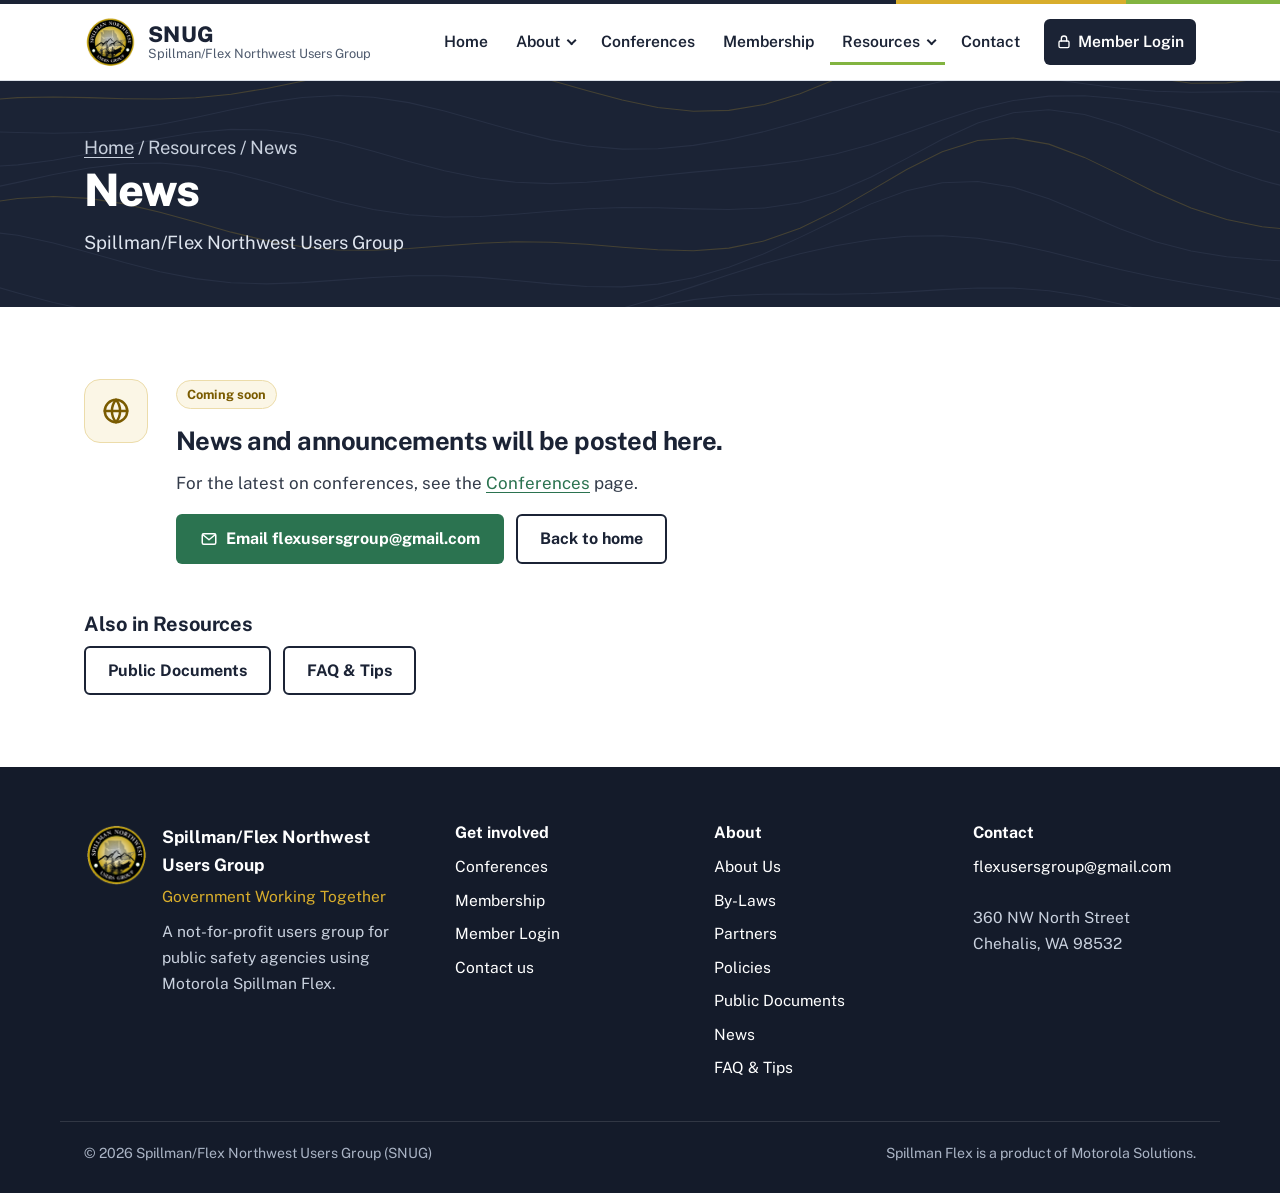
<file: news.html>
<!doctype html>
<html lang="en" class="no-js">
<head>
<meta charset="utf-8">
<meta name="viewport" content="width=device-width,initial-scale=1">
<title>News | SNUG</title>
<meta name="description" content="News for SNUG, the Spillman/Flex Northwest Users Group. This page is being rebuilt.">
<meta name="theme-color" content="#1b2335">
<link rel="icon" href="assets/logo.png" type="image/png">
<link rel="apple-touch-icon" href="assets/logo.png">
<link rel="preconnect" href="https://fonts.googleapis.com">
<link rel="preconnect" href="https://fonts.gstatic.com" crossorigin>
<link rel="stylesheet" href="https://fonts.googleapis.com/css2?family=Public+Sans:wght@400;500;600;700;800&amp;display=swap">
<link rel="stylesheet" href="assets/style.css">
<script src="assets/site.js" defer></script>
</head>
<body>
<a class="skip" href="#main">Skip to main content</a>
<header class="site-header">
  <div class="wrap header-inner">
    <a class="brand" href="index.html"><img src="assets/logo.png" alt="" width="52" height="53"><span class="brand-text"><strong>SNUG</strong><span>Spillman/Flex Northwest Users Group</span></span></a>
    <button class="nav-toggle" type="button" aria-expanded="false" aria-controls="site-nav"><span class="bars" aria-hidden="true"></span>Menu</button>
    <nav class="site-nav" id="site-nav" aria-label="Main">
      <ul>
        <li><a href="index.html">Home</a></li>
        <li class="has-dd"><button class="dd-btn" type="button" aria-expanded="false" aria-controls="dd-about">About</button><ul class="dropdown" id="dd-about"><li><a href="about-us.html">About Us</a></li><li><a href="by-laws.html">By-Laws</a></li><li><a href="partners.html">Partners</a></li><li><a href="policies.html">Policies</a></li></ul></li>
        <li><a href="conferences.html">Conferences</a></li>
        <li><a href="membership.html">Membership</a></li>
        <li class="has-dd"><button class="dd-btn current" type="button" aria-expanded="false" aria-controls="dd-resources">Resources</button><ul class="dropdown" id="dd-resources"><li><a href="public-documents.html">Public Documents</a></li><li><a href="news.html" aria-current="page">News</a></li><li><a href="faq.html">FAQ &amp; Tips</a></li></ul></li>
        <li><a href="contact-us.html">Contact</a></li>
        <li><a class="nav-login" href="login.html"><svg viewBox="0 0 24 24" fill="none" stroke="currentColor" stroke-width="2" stroke-linecap="round" stroke-linejoin="round" aria-hidden="true" focusable="false"><rect x="4.5" y="10.5" width="15" height="10" rx="2"/><path d="M8 10.5V7a4 4 0 0 1 8 0v3.5"/></svg>Member Login</a></li>
      </ul>
    </nav>
  </div>
</header>
<main id="main" tabindex="-1">
<section class="page-head"><svg class="contours" viewBox="0 0 1440 300" preserveAspectRatio="xMidYMid slice" aria-hidden="true" focusable="false"><path d="M-20,44.9 L20,41.8 L60,41.0 L100,41.8 L140,43.0 L180,43.4 L220,41.9 L260,37.9 L300,31.4 L340,23.3 L380,14.7 L420,7.3 L460,2.6 L500,1.7 L540,5.0 L580,12.2 L620,22.4 L660,33.7 L700,44.5 L740,52.8 L780,57.0 L820,56.1 L860,49.5 L900,37.5 L940,21.1 L980,2.6 L1020,-14.9 L1060,-28.0 L1100,-33.7 L1140,-31.0 L1180,-20.8 L1220,-6.2 L1260,8.6 L1300,19.9 L1340,25.5 L1380,25.2 L1420,20.3 L1460,13.2" stroke="#d8ad2c" stroke-opacity=".55" stroke-width="1.2" fill="none"/><path d="M-20,79.9 L20,81.1 L60,81.9 L100,81.0 L140,77.8 L180,71.9 L220,64.1 L260,55.4 L300,47.4 L340,41.6 L380,39.4 L420,41.3 L460,47.4 L500,56.8 L540,68.0 L580,79.4 L620,89.3 L660,96.3 L700,99.7 L740,99.3 L780,95.5 L820,88.8 L860,79.9 L900,69.0 L940,56.9 L980,44.4 L1020,32.7 L1060,23.4 L1100,18.2 L1140,17.5 L1180,20.8 L1220,26.1 L1260,31.2 L1300,34.6 L1340,35.7 L1380,35.3 L1420,34.9 L1460,36.0" stroke="#6f7fa0" stroke-opacity=".35" stroke-width="1.2" fill="none"/><path d="M-20,120.0 L20,117.4 L60,112.3 L100,104.9 L140,96.2 L180,87.8 L220,81.1 L260,77.5 L300,78.1 L340,82.9 L380,91.3 L420,102.1 L460,113.6 L500,124.1 L540,132.2 L580,137.0 L620,138.5 L660,137.0 L700,133.7 L740,129.6 L780,125.6 L820,121.9 L860,118.0 L900,112.8 L940,105.2 L980,94.6 L1020,81.4 L1060,67.3 L1100,54.4 L1140,45.0 L1180,40.1 L1220,39.7 L1260,43.0 L1300,49.0 L1340,56.7 L1380,65.8 L1420,75.7 L1460,86.2" stroke="#6f7fa0" stroke-opacity=".35" stroke-width="1.2" fill="none"/><path d="M-20,145.6 L20,137.1 L60,128.3 L100,120.9 L140,116.2 L180,115.3 L220,118.8 L260,126.1 L300,136.3 L340,147.7 L380,158.7 L420,167.6 L460,173.5 L500,176.0 L540,175.5 L580,172.9 L620,169.6 L660,166.8 L700,165.4 L740,165.7 L780,166.9 L820,167.7 L860,166.0 L900,160.0 L940,148.4 L980,131.1 L1020,110.1 L1060,88.5 L1100,70.3 L1140,58.7 L1180,55.5 L1220,60.7 L1260,72.5 L1300,88.3 L1340,105.3 L1380,121.4 L1420,135.1 L1460,145.4" stroke="#6f7fa0" stroke-opacity=".35" stroke-width="1.2" fill="none"/><path d="M-20,161.0 L20,155.2 L60,153.0 L100,155.1 L140,161.3 L180,170.7 L220,181.8 L260,193.1 L300,202.7 L340,209.6 L380,213.2 L420,213.5 L460,211.5 L500,208.4 L540,205.5 L580,204.0 L620,204.4 L660,206.7 L700,210.0 L740,213.0 L780,214.0 L820,211.1 L860,202.9 L900,188.8 L940,169.2 L980,146.1 L1020,122.6 L1060,102.6 L1100,90.1 L1140,87.1 L1180,94.1 L1220,109.0 L1260,128.4 L1300,148.4 L1340,165.9 L1380,179.0 L1420,187.1 L1460,190.8" stroke="#d8ad2c" stroke-opacity=".55" stroke-width="1.2" fill="none"/><path d="M-20,191.8 L20,196.7 L60,205.2 L100,216.0 L140,227.3 L180,237.6 L220,245.4 L260,250.0 L300,251.3 L340,249.9 L380,247.1 L420,244.1 L460,242.1 L500,242.1 L540,244.0 L580,247.5 L620,251.3 L660,254.2 L700,254.7 L740,251.6 L780,244.3 L820,232.7 L860,217.2 L900,199.0 L940,179.7 L980,161.3 L1020,146.5 L1060,137.6 L1100,136.2 L1140,142.6 L1180,155.6 L1220,172.2 L1260,189.2 L1300,203.8 L1340,214.4 L1380,220.8 L1420,224.2 L1460,226.2" stroke="#6f7fa0" stroke-opacity=".35" stroke-width="1.2" fill="none"/><path d="M-20,250.2 L20,261.5 L60,272.2 L100,280.9 L140,286.5 L180,288.8 L220,288.2 L260,285.7 L300,282.7 L340,280.4 L380,279.8 L420,281.3 L460,284.5 L500,288.5 L540,292.0 L580,293.6 L620,292.2 L660,287.2 L700,278.7 L740,267.3 L780,254.4 L820,241.0 L860,228.4 L900,217.4 L940,208.4 L980,201.7 L1020,197.8 L1060,197.1 L1100,200.0 L1140,206.3 L1180,215.2 L1220,225.2 L1260,235.1 L1300,243.8 L1340,251.2 L1380,257.9 L1420,264.7 L1460,272.3" stroke="#6f7fa0" stroke-opacity=".35" stroke-width="1.2" fill="none"/><path d="M-20,316.1 L20,322.7 L60,326.0 L100,326.2 L140,324.2 L180,321.3 L220,318.8 L260,317.7 L300,318.6 L340,321.5 L380,325.4 L420,329.3 L460,331.7 L500,331.4 L540,327.6 L580,320.3 L620,310.2 L660,298.4 L700,286.6 L740,276.4 L780,269.0 L820,264.6 L860,262.9 L900,262.8 L940,263.0 L980,262.2 L1020,260.3 L1060,257.8 L1100,256.0 L1140,256.1 L1180,259.1 L1220,265.2 L1260,274.0 L1300,284.8 L1340,296.8 L1380,309.2 L1420,321.1 L1460,331.4" stroke="#6f7fa0" stroke-opacity=".35" stroke-width="1.2" fill="none"/><path d="M-20,364.0 L20,362.6 L60,359.9 L100,357.2 L140,355.7 L180,356.1 L220,358.5 L260,362.4 L300,366.5 L340,369.6 L380,370.2 L420,367.6 L460,361.4 L500,352.0 L540,340.6 L580,328.8 L620,318.3 L660,310.6 L700,306.7 L740,306.8 L780,310.0 L820,315.0 L860,319.8 L900,322.5 L940,321.8 L980,317.4 L1020,310.4 L1060,303.0 L1100,297.7 L1140,296.9 L1180,301.7 L1220,311.9 L1260,326.0 L1300,341.8 L1340,356.9 L1380,369.2 L1420,377.2 L1460,380.1" stroke="#d8ad2c" stroke-opacity=".55" stroke-width="1.2" fill="none"/><path d="M-20,395.7 L20,393.8 L60,393.7 L100,395.6 L140,399.2 L180,403.5 L220,407.1 L260,408.7 L300,407.2 L340,402.1 L380,393.5 L420,382.6 L460,370.7 L500,359.6 L540,351.0 L580,346.0 L620,345.1 L660,348.1 L700,354.0 L740,361.2 L780,367.9 L820,372.6 L860,374.0 L900,371.5 L940,365.6 L980,357.6 L1020,349.8 L1060,344.5 L1100,344.0 L1140,349.3 L1180,360.0 L1220,374.1 L1260,388.9 L1300,401.5 L1340,409.6 L1380,412.1 L1420,408.9 L1460,401.3" stroke="#6f7fa0" stroke-opacity=".35" stroke-width="1.2" fill="none"/><path d="M-20,432.8 L20,436.1 L60,440.4 L100,444.5 L140,446.9 L180,446.4 L220,442.4 L260,434.9 L300,424.5 L340,412.7 L380,401.2 L420,391.6 L460,385.3 L500,383.1 L540,385.0 L580,390.2 L620,397.3 L660,405.0 L700,411.5 L740,415.9 L780,417.5 L820,416.3 L860,412.9 L900,408.3 L940,403.6 L980,400.1 L1020,399.0 L1060,401.1 L1100,406.5 L1140,414.6 L1180,423.8 L1220,432.1 L1260,437.5 L1300,438.7 L1340,435.3 L1380,428.2 L1420,419.1 L1460,409.9" stroke="#6f7fa0" stroke-opacity=".35" stroke-width="1.2" fill="none"/><path d="M-20,481.6 L20,484.7 L60,485.3 L100,482.5 L140,476.0 L180,466.4 L220,454.8 L260,443.0 L300,432.6 L340,425.1 L380,421.6 L420,422.2 L460,426.4 L500,433.0 L540,440.6 L580,447.6 L620,452.9 L660,455.9 L700,456.4 L740,455.3 L780,453.5 L820,452.0 L860,451.7 L900,452.9 L940,455.5 L980,459.0 L1020,462.6 L1060,465.7 L1100,467.9 L1140,468.5 L1180,467.3 L1220,463.9 L1260,458.7 L1300,452.1 L1340,445.2 L1380,439.2 L1420,435.3 L1460,433.9" stroke="#6f7fa0" stroke-opacity=".35" stroke-width="1.2" fill="none"/><path d="M-20,522.1 L20,516.8 L60,508.0 L100,496.9 L140,484.9 L180,473.9 L220,465.3 L260,460.5 L300,459.7 L340,462.8 L380,468.8 L420,476.2 L460,483.5 L500,489.3 L540,492.9 L580,494.2 L620,493.7 L660,492.4 L700,491.6 L740,492.3 L780,495.2 L820,500.3 L860,506.7 L900,513.1 L940,518.0 L980,519.8 L1020,518.0 L1060,512.5 L1100,504.4 L1140,494.8 L1180,485.3 L1220,477.2 L1260,471.3 L1300,468.2 L1340,467.9 L1380,470.0 L1420,473.7 L1460,477.9" stroke="#d8ad2c" stroke-opacity=".55" stroke-width="1.2" fill="none"/><path d="M-20,538.9 L20,527.0 L60,515.4 L100,505.9 L140,499.8 L180,497.7 L220,499.7 L260,504.8 L300,511.8 L340,519.2 L380,525.5 L420,529.8 L460,531.7 L500,531.6 L540,530.4 L580,529.3 L620,529.7 L660,532.3 L700,537.5 L740,544.9 L780,553.3 L820,561.1 L860,566.7 L900,568.3 L940,565.3 L980,557.5 L1020,546.0 L1060,532.6 L1100,519.7 L1140,509.1 L1180,502.5 L1220,500.2 L1260,501.8 L1300,506.1 L1340,511.6 L1380,516.6 L1420,520.1 L1460,521.2" stroke="#6f7fa0" stroke-opacity=".35" stroke-width="1.2" fill="none"/></svg>
  <div class="wrap"><p class="crumbs"><a href="index.html">Home</a> / Resources / News</p><h1>News</h1><p>Spillman/Flex Northwest Users Group</p></div>
</section>
<section class="section">
  <div class="wrap">
    <div class="soon">
      <span class="ico"><svg viewBox="0 0 24 24" fill="none" stroke="currentColor" stroke-width="2" stroke-linecap="round" stroke-linejoin="round" aria-hidden="true" focusable="false"><circle cx="12" cy="12" r="9"/><path d="M3 12h18M12 3a14 14 0 0 1 0 18M12 3a14 14 0 0 0 0 18"/></svg></span>
      <div>
        <p><span class="pill">Coming soon</span></p>
        <h2>News and announcements will be posted here.</h2>
        <p>For the latest on conferences, see the <a href="conferences.html">Conferences</a> page.</p>
        <div class="btn-row"><a class="btn btn-primary" href="mailto:flexusersgroup@gmail.com?subject=SNUG%20News"><svg viewBox="0 0 24 24" fill="none" stroke="currentColor" stroke-width="2" stroke-linecap="round" stroke-linejoin="round" aria-hidden="true" focusable="false"><rect x="3" y="5" width="18" height="14" rx="2"/><path d="m3.5 6 8.5 7 8.5-7"/></svg>Email flexusersgroup@gmail.com</a><a class="btn btn-outline" href="index.html">Back to home</a></div>
      </div>
    </div>
    <div class="related"><h2>Also in Resources</h2><ul class="btn-row" style="list-style:none;padding:0;margin:0"><li><a class="btn btn-outline" href="public-documents.html">Public Documents</a></li><li><a class="btn btn-outline" href="faq.html">FAQ &amp; Tips</a></li></ul></div>
  </div>
</section>
</main>
<footer class="site-footer">
  <div class="wrap footer-grid">
    <div class="footer-brand">
      <img src="assets/logo.png" alt="" width="64" height="65">
      <div><strong>Spillman/Flex Northwest Users Group</strong><em>Government Working Together</em>
      <p style="margin-top:10px">A not-for-profit users group for public safety agencies using Motorola Spillman Flex.</p></div>
    </div>
    <div>
      <h2>Get involved</h2>
      <ul><li><a href="conferences.html">Conferences</a></li><li><a href="membership.html">Membership</a></li><li><a href="login.html">Member Login</a></li><li><a href="contact-us.html">Contact us</a></li></ul>
    </div>
    <div>
      <h2>About</h2>
      <ul><li><a href="about-us.html">About Us</a></li><li><a href="by-laws.html">By-Laws</a></li><li><a href="partners.html">Partners</a></li><li><a href="policies.html">Policies</a></li><li><a href="public-documents.html">Public Documents</a></li><li><a href="news.html">News</a></li><li><a href="faq.html">FAQ &amp; Tips</a></li></ul>
    </div>
    <div>
      <h2>Contact</h2>
      <address><a href="mailto:flexusersgroup@gmail.com">flexusersgroup@gmail.com</a><br><br>360 NW North Street<br>Chehalis, WA 98532</address>
    </div>
  </div>
  <div class="wrap footer-small">
    <span>&copy; <span data-year>2026</span> Spillman/Flex Northwest Users Group (SNUG)</span>
    <span>Spillman Flex is a product of Motorola Solutions.</span>
  </div>
</footer>
<script>document.querySelectorAll('[data-year]').forEach(function(e){e.textContent=new Date().getFullYear()})</script>
</body>
</html>
</file>
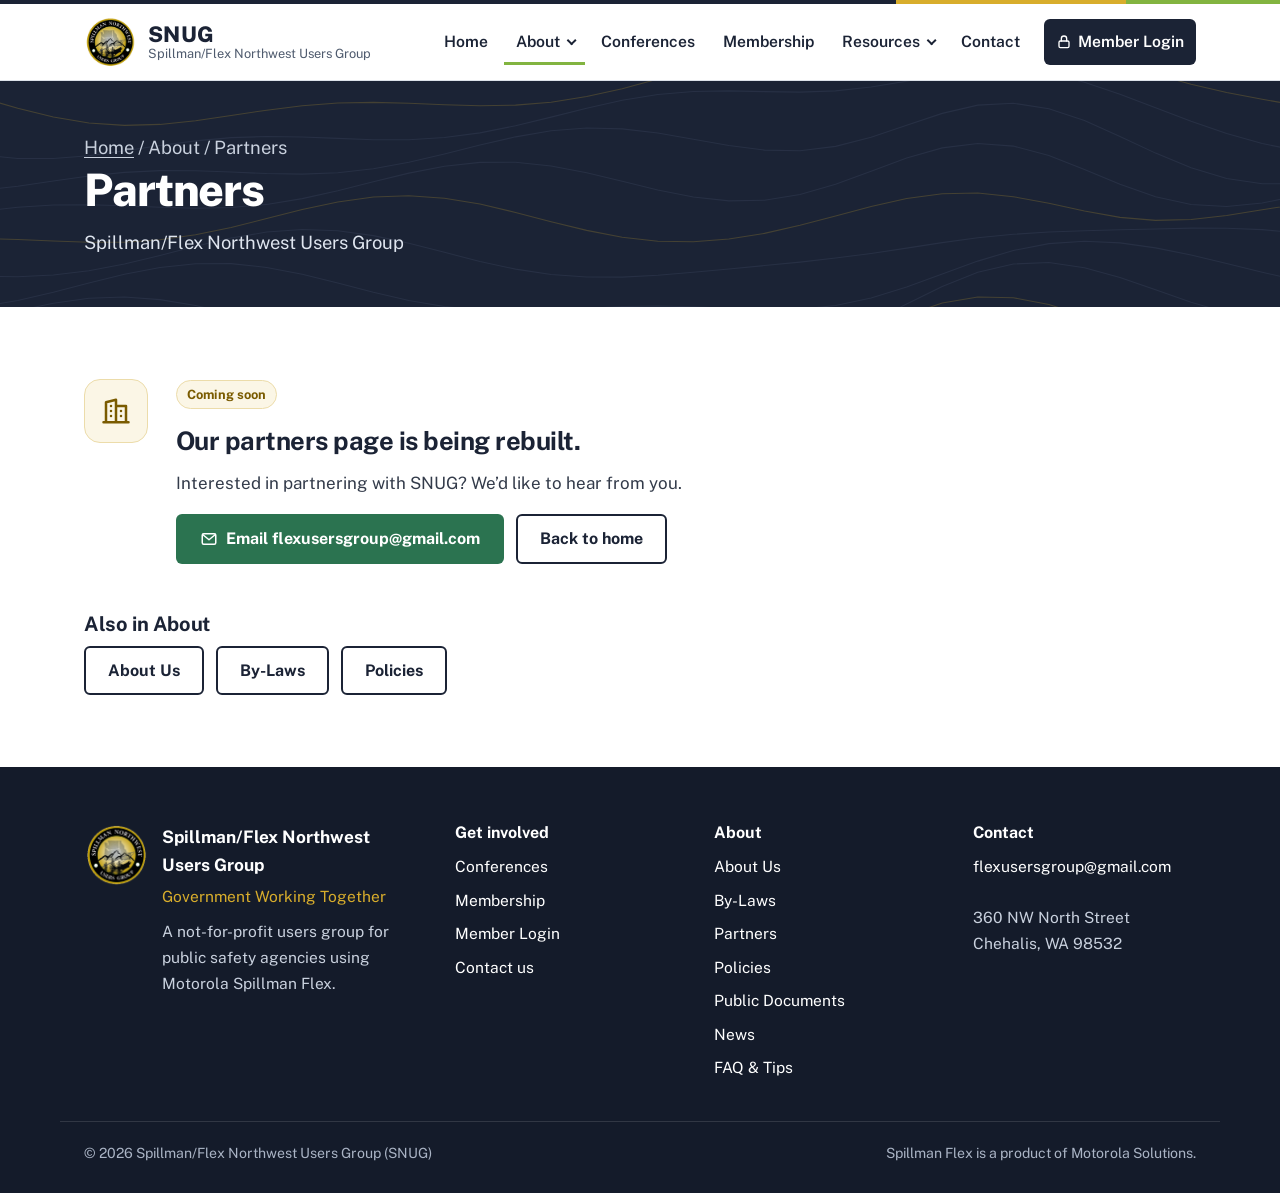
<file: partners.html>
<!doctype html>
<html lang="en" class="no-js">
<head>
<meta charset="utf-8">
<meta name="viewport" content="width=device-width,initial-scale=1">
<title>Partners | SNUG</title>
<meta name="description" content="Partners for SNUG, the Spillman/Flex Northwest Users Group. This page is being rebuilt.">
<meta name="theme-color" content="#1b2335">
<link rel="icon" href="assets/logo.png" type="image/png">
<link rel="apple-touch-icon" href="assets/logo.png">
<link rel="preconnect" href="https://fonts.googleapis.com">
<link rel="preconnect" href="https://fonts.gstatic.com" crossorigin>
<link rel="stylesheet" href="https://fonts.googleapis.com/css2?family=Public+Sans:wght@400;500;600;700;800&amp;display=swap">
<link rel="stylesheet" href="assets/style.css">
<script src="assets/site.js" defer></script>
</head>
<body>
<a class="skip" href="#main">Skip to main content</a>
<header class="site-header">
  <div class="wrap header-inner">
    <a class="brand" href="index.html"><img src="assets/logo.png" alt="" width="52" height="53"><span class="brand-text"><strong>SNUG</strong><span>Spillman/Flex Northwest Users Group</span></span></a>
    <button class="nav-toggle" type="button" aria-expanded="false" aria-controls="site-nav"><span class="bars" aria-hidden="true"></span>Menu</button>
    <nav class="site-nav" id="site-nav" aria-label="Main">
      <ul>
        <li><a href="index.html">Home</a></li>
        <li class="has-dd"><button class="dd-btn current" type="button" aria-expanded="false" aria-controls="dd-about">About</button><ul class="dropdown" id="dd-about"><li><a href="about-us.html">About Us</a></li><li><a href="by-laws.html">By-Laws</a></li><li><a href="partners.html" aria-current="page">Partners</a></li><li><a href="policies.html">Policies</a></li></ul></li>
        <li><a href="conferences.html">Conferences</a></li>
        <li><a href="membership.html">Membership</a></li>
        <li class="has-dd"><button class="dd-btn" type="button" aria-expanded="false" aria-controls="dd-resources">Resources</button><ul class="dropdown" id="dd-resources"><li><a href="public-documents.html">Public Documents</a></li><li><a href="news.html">News</a></li><li><a href="faq.html">FAQ &amp; Tips</a></li></ul></li>
        <li><a href="contact-us.html">Contact</a></li>
        <li><a class="nav-login" href="login.html"><svg viewBox="0 0 24 24" fill="none" stroke="currentColor" stroke-width="2" stroke-linecap="round" stroke-linejoin="round" aria-hidden="true" focusable="false"><rect x="4.5" y="10.5" width="15" height="10" rx="2"/><path d="M8 10.5V7a4 4 0 0 1 8 0v3.5"/></svg>Member Login</a></li>
      </ul>
    </nav>
  </div>
</header>
<main id="main" tabindex="-1">
<section class="page-head"><svg class="contours" viewBox="0 0 1440 300" preserveAspectRatio="xMidYMid slice" aria-hidden="true" focusable="false"><path d="M-20,42.0 L20,53.8 L60,63.6 L100,70.3 L140,73.0 L180,71.9 L220,67.8 L260,61.9 L300,55.9 L340,50.9 L380,47.9 L420,47.1 L460,48.1 L500,49.7 L540,50.9 L580,50.2 L620,46.9 L660,40.6 L700,31.7 L740,20.9 L780,9.4 L820,-1.9 L860,-12.4 L900,-22.1 L940,-30.9 L980,-38.7 L1020,-44.7 L1060,-47.5 L1100,-45.7 L1140,-38.8 L1180,-27.3 L1220,-12.9 L1260,2.0 L1300,15.5 L1340,26.8 L1380,35.9 L1420,43.6 L1460,50.7" stroke="#d8ad2c" stroke-opacity=".55" stroke-width="1.2" fill="none"/><path d="M-20,106.3 L20,110.2 L60,110.3 L100,107.1 L140,101.7 L180,95.7 L220,90.4 L260,86.8 L300,85.5 L340,86.0 L380,87.6 L420,89.1 L460,89.1 L500,86.7 L540,81.4 L580,73.4 L620,63.7 L660,53.7 L700,44.8 L740,38.3 L780,34.9 L820,34.2 L860,35.0 L900,35.6 L940,34.2 L980,29.9 L1020,23.2 L1060,16.0 L1100,10.8 L1140,9.9 L1180,14.6 L1220,24.4 L1260,38.0 L1300,53.3 L1340,68.4 L1380,82.1 L1420,93.4 L1460,101.5" stroke="#6f7fa0" stroke-opacity=".35" stroke-width="1.2" fill="none"/><path d="M-20,146.2 L20,141.4 L60,135.5 L100,129.9 L140,125.9 L180,123.9 L220,124.0 L260,125.5 L300,127.2 L340,127.8 L380,126.2 L420,121.8 L460,114.5 L500,105.2 L540,95.1 L580,85.9 L620,79.1 L660,75.9 L700,76.9 L740,81.5 L780,88.5 L820,95.7 L860,100.8 L900,101.5 L940,96.6 L980,86.4 L1020,72.9 L1060,59.5 L1100,50.2 L1140,48.1 L1180,54.2 L1220,67.5 L1260,85.4 L1300,104.2 L1340,120.7 L1380,132.7 L1420,138.7 L1460,138.8" stroke="#6f7fa0" stroke-opacity=".35" stroke-width="1.2" fill="none"/><path d="M-20,169.6 L20,165.1 L60,162.5 L100,162.2 L140,163.4 L180,165.2 L220,166.3 L260,165.4 L300,161.9 L340,155.4 L380,146.5 L420,136.4 L460,126.7 L500,119.0 L540,114.6 L580,114.5 L620,118.6 L660,126.2 L700,135.8 L740,145.6 L780,153.6 L820,157.9 L860,157.2 L900,150.8 L940,139.3 L980,124.7 L1020,109.8 L1060,98.3 L1100,93.3 L1140,96.3 L1180,106.9 L1220,122.6 L1260,139.3 L1300,153.4 L1340,162.1 L1380,164.3 L1420,160.4 L1460,152.1" stroke="#6f7fa0" stroke-opacity=".35" stroke-width="1.2" fill="none"/><path d="M-20,200.4 L20,201.3 L60,203.1 L100,204.5 L140,204.4 L180,201.7 L220,196.1 L260,187.8 L300,177.8 L340,167.7 L380,159.2 L420,153.6 L460,152.1 L500,154.9 L540,161.5 L580,170.9 L620,181.3 L660,191.1 L700,198.8 L740,203.3 L780,204.0 L820,200.9 L860,194.5 L900,185.4 L940,174.9 L980,164.2 L1020,155.3 L1060,149.9 L1100,149.1 L1140,153.2 L1180,160.7 L1220,169.4 L1260,176.5 L1300,179.9 L1340,178.9 L1380,174.4 L1420,167.9 L1460,161.7" stroke="#d8ad2c" stroke-opacity=".55" stroke-width="1.2" fill="none"/><path d="M-20,242.7 L20,243.2 L60,241.3 L100,236.5 L140,228.9 L180,219.3 L220,209.0 L260,199.7 L300,193.0 L340,190.1 L380,191.5 L420,197.0 L460,205.6 L500,215.8 L540,226.1 L580,234.7 L620,240.7 L660,243.6 L700,243.7 L740,241.6 L780,238.2 L820,234.5 L860,230.7 L900,226.8 L940,222.3 L980,217.1 L1020,211.1 L1060,204.9 L1100,199.5 L1140,195.5 L1180,193.0 L1220,191.6 L1260,190.5 L1300,189.5 L1340,188.6 L1380,188.7 L1420,190.3 L1460,194.0" stroke="#6f7fa0" stroke-opacity=".35" stroke-width="1.2" fill="none"/><path d="M-20,276.7 L20,269.9 L60,260.7 L100,250.4 L140,240.5 L180,232.8 L220,228.6 L260,228.5 L300,232.8 L340,240.5 L380,250.3 L420,260.7 L460,269.9 L500,276.8 L540,280.7 L580,281.8 L620,280.7 L660,278.7 L700,276.9 L740,276.2 L780,277.0 L820,278.8 L860,280.3 L900,279.7 L940,275.7 L980,267.3 L1020,254.9 L1060,240.3 L1100,225.7 L1140,213.7 L1180,206.0 L1220,203.3 L1260,205.2 L1300,210.8 L1340,218.9 L1380,228.5 L1420,238.2 L1460,247.2" stroke="#6f7fa0" stroke-opacity=".35" stroke-width="1.2" fill="none"/><path d="M-20,291.9 L20,281.6 L60,273.0 L100,267.5 L140,266.1 L180,269.0 L220,275.6 L260,284.9 L300,295.3 L340,304.9 L380,312.6 L420,317.4 L460,319.3 L500,318.8 L540,317.0 L580,315.3 L620,314.7 L660,316.1 L700,319.4 L740,324.0 L780,328.5 L820,331.2 L860,330.0 L900,323.5 L940,311.3 L980,294.0 L1020,273.9 L1060,254.2 L1100,238.2 L1140,228.9 L1180,227.3 L1220,233.1 L1260,244.2 L1300,258.0 L1340,271.9 L1380,283.7 L1420,292.2 L1460,297.2" stroke="#6f7fa0" stroke-opacity=".35" stroke-width="1.2" fill="none"/><path d="M-20,306.9 L20,304.1 L60,305.6 L100,311.1 L140,319.7 L180,329.8 L220,339.8 L260,348.1 L300,353.8 L340,356.5 L380,356.7 L420,355.2 L460,353.4 L500,352.4 L540,353.3 L580,356.3 L620,361.1 L660,366.8 L700,371.8 L740,374.5 L780,373.6 L820,368.1 L860,357.5 L900,342.3 L940,323.9 L980,304.3 L1020,286.4 L1060,272.9 L1100,266.1 L1140,266.9 L1180,274.6 L1220,287.0 L1260,301.2 L1300,314.3 L1340,324.3 L1380,330.3 L1420,332.9 L1460,333.4" stroke="#d8ad2c" stroke-opacity=".55" stroke-width="1.2" fill="none"/><path d="M-20,346.9 L20,354.6 L60,364.4 L100,374.5 L140,383.4 L180,389.9 L220,393.5 L260,394.4 L300,393.3 L340,391.5 L380,390.2 L420,390.6 L460,393.1 L500,397.5 L540,403.2 L580,408.8 L620,412.8 L660,413.9 L700,411.3 L740,404.5 L780,394.0 L820,380.7 L860,365.9 L900,351.1 L940,337.7 L980,326.9 L1020,319.8 L1060,317.1 L1100,319.0 L1140,325.0 L1180,333.7 L1220,343.1 L1260,351.7 L1300,358.3 L1340,362.6 L1380,365.6 L1420,368.4 L1460,372.4" stroke="#6f7fa0" stroke-opacity=".35" stroke-width="1.2" fill="none"/><path d="M-20,409.1 L20,418.5 L60,425.8 L100,430.3 L140,431.9 L180,431.4 L220,429.7 L260,428.2 L300,428.0 L340,429.9 L380,433.9 L420,439.4 L460,445.3 L500,450.1 L540,452.3 L580,451.0 L620,445.8 L660,437.0 L700,425.7 L740,413.2 L780,401.2 L820,391.0 L860,383.4 L900,378.5 L940,375.9 L980,375.0 L1020,375.1 L1060,375.8 L1100,377.1 L1140,379.1 L1180,381.9 L1220,385.4 L1260,389.7 L1300,395.0 L1340,401.5 L1380,409.5 L1420,419.0 L1460,429.6" stroke="#6f7fa0" stroke-opacity=".35" stroke-width="1.2" fill="none"/><path d="M-20,466.8 L20,469.3 L60,469.3 L100,467.8 L140,466.2 L180,465.6 L220,466.9 L260,470.4 L300,475.6 L340,481.6 L380,487.0 L420,490.2 L460,490.2 L500,486.2 L540,478.5 L580,467.9 L620,455.9 L660,444.1 L700,434.2 L740,427.4 L780,424.2 L820,424.2 L860,426.4 L900,429.3 L940,431.2 L980,431.1 L1020,429.0 L1060,425.4 L1100,421.8 L1140,419.9 L1180,421.0 L1220,425.8 L1260,434.1 L1300,445.3 L1340,458.1 L1380,471.2 L1420,482.9 L1460,491.8" stroke="#6f7fa0" stroke-opacity=".35" stroke-width="1.2" fill="none"/><path d="M-20,505.9 L20,504.2 L60,503.2 L100,504.0 L140,506.9 L180,511.8 L220,517.9 L260,523.7 L300,527.8 L340,528.9 L380,526.2 L420,519.6 L460,509.8 L500,498.0 L540,486.0 L580,475.4 L620,467.8 L660,463.9 L700,463.8 L740,466.8 L780,471.7 L820,476.7 L860,480.4 L900,481.4 L940,479.4 L980,474.9 L1020,469.2 L1060,464.3 L1100,462.4 L1140,464.7 L1180,471.9 L1220,483.2 L1260,496.9 L1300,510.8 L1340,522.7 L1380,530.7 L1420,533.9 L1460,532.1" stroke="#d8ad2c" stroke-opacity=".55" stroke-width="1.2" fill="none"/><path d="M-20,541.3 L20,543.6 L60,548.1 L100,554.0 L140,560.1 L180,565.0 L220,567.2 L260,565.8 L300,560.4 L340,551.5 L380,540.2 L420,528.0 L460,516.8 L500,508.2 L540,503.0 L580,501.8 L620,504.1 L660,508.9 L700,514.6 L740,519.9 L780,523.4 L820,524.5 L860,523.1 L900,519.8 L940,515.7 L980,512.3 L1020,511.0 L1060,513.0 L1100,518.9 L1140,528.2 L1180,539.7 L1220,551.3 L1260,560.9 L1300,566.8 L1340,567.9 L1380,564.3 L1420,556.9 L1460,547.2" stroke="#6f7fa0" stroke-opacity=".35" stroke-width="1.2" fill="none"/></svg>
  <div class="wrap"><p class="crumbs"><a href="index.html">Home</a> / About / Partners</p><h1>Partners</h1><p>Spillman/Flex Northwest Users Group</p></div>
</section>
<section class="section">
  <div class="wrap">
    <div class="soon">
      <span class="ico"><svg viewBox="0 0 24 24" fill="none" stroke="currentColor" stroke-width="2" stroke-linecap="round" stroke-linejoin="round" aria-hidden="true" focusable="false"><path d="M4 21V5l8-2v18M12 8h8v13M8 8v.01M8 12v.01M8 16v.01M16 12v.01M16 16v.01M2 21h20"/></svg></span>
      <div>
        <p><span class="pill">Coming soon</span></p>
        <h2>Our partners page is being rebuilt.</h2>
        <p>Interested in partnering with SNUG? We&rsquo;d like to hear from you.</p>
        <div class="btn-row"><a class="btn btn-primary" href="mailto:flexusersgroup@gmail.com?subject=SNUG%20Partners"><svg viewBox="0 0 24 24" fill="none" stroke="currentColor" stroke-width="2" stroke-linecap="round" stroke-linejoin="round" aria-hidden="true" focusable="false"><rect x="3" y="5" width="18" height="14" rx="2"/><path d="m3.5 6 8.5 7 8.5-7"/></svg>Email flexusersgroup@gmail.com</a><a class="btn btn-outline" href="index.html">Back to home</a></div>
      </div>
    </div>
    <div class="related"><h2>Also in About</h2><ul class="btn-row" style="list-style:none;padding:0;margin:0"><li><a class="btn btn-outline" href="about-us.html">About Us</a></li><li><a class="btn btn-outline" href="by-laws.html">By-Laws</a></li><li><a class="btn btn-outline" href="policies.html">Policies</a></li></ul></div>
  </div>
</section>
</main>
<footer class="site-footer">
  <div class="wrap footer-grid">
    <div class="footer-brand">
      <img src="assets/logo.png" alt="" width="64" height="65">
      <div><strong>Spillman/Flex Northwest Users Group</strong><em>Government Working Together</em>
      <p style="margin-top:10px">A not-for-profit users group for public safety agencies using Motorola Spillman Flex.</p></div>
    </div>
    <div>
      <h2>Get involved</h2>
      <ul><li><a href="conferences.html">Conferences</a></li><li><a href="membership.html">Membership</a></li><li><a href="login.html">Member Login</a></li><li><a href="contact-us.html">Contact us</a></li></ul>
    </div>
    <div>
      <h2>About</h2>
      <ul><li><a href="about-us.html">About Us</a></li><li><a href="by-laws.html">By-Laws</a></li><li><a href="partners.html">Partners</a></li><li><a href="policies.html">Policies</a></li><li><a href="public-documents.html">Public Documents</a></li><li><a href="news.html">News</a></li><li><a href="faq.html">FAQ &amp; Tips</a></li></ul>
    </div>
    <div>
      <h2>Contact</h2>
      <address><a href="mailto:flexusersgroup@gmail.com">flexusersgroup@gmail.com</a><br><br>360 NW North Street<br>Chehalis, WA 98532</address>
    </div>
  </div>
  <div class="wrap footer-small">
    <span>&copy; <span data-year>2026</span> Spillman/Flex Northwest Users Group (SNUG)</span>
    <span>Spillman Flex is a product of Motorola Solutions.</span>
  </div>
</footer>
<script>document.querySelectorAll('[data-year]').forEach(function(e){e.textContent=new Date().getFullYear()})</script>
</body>
</html>
</file>
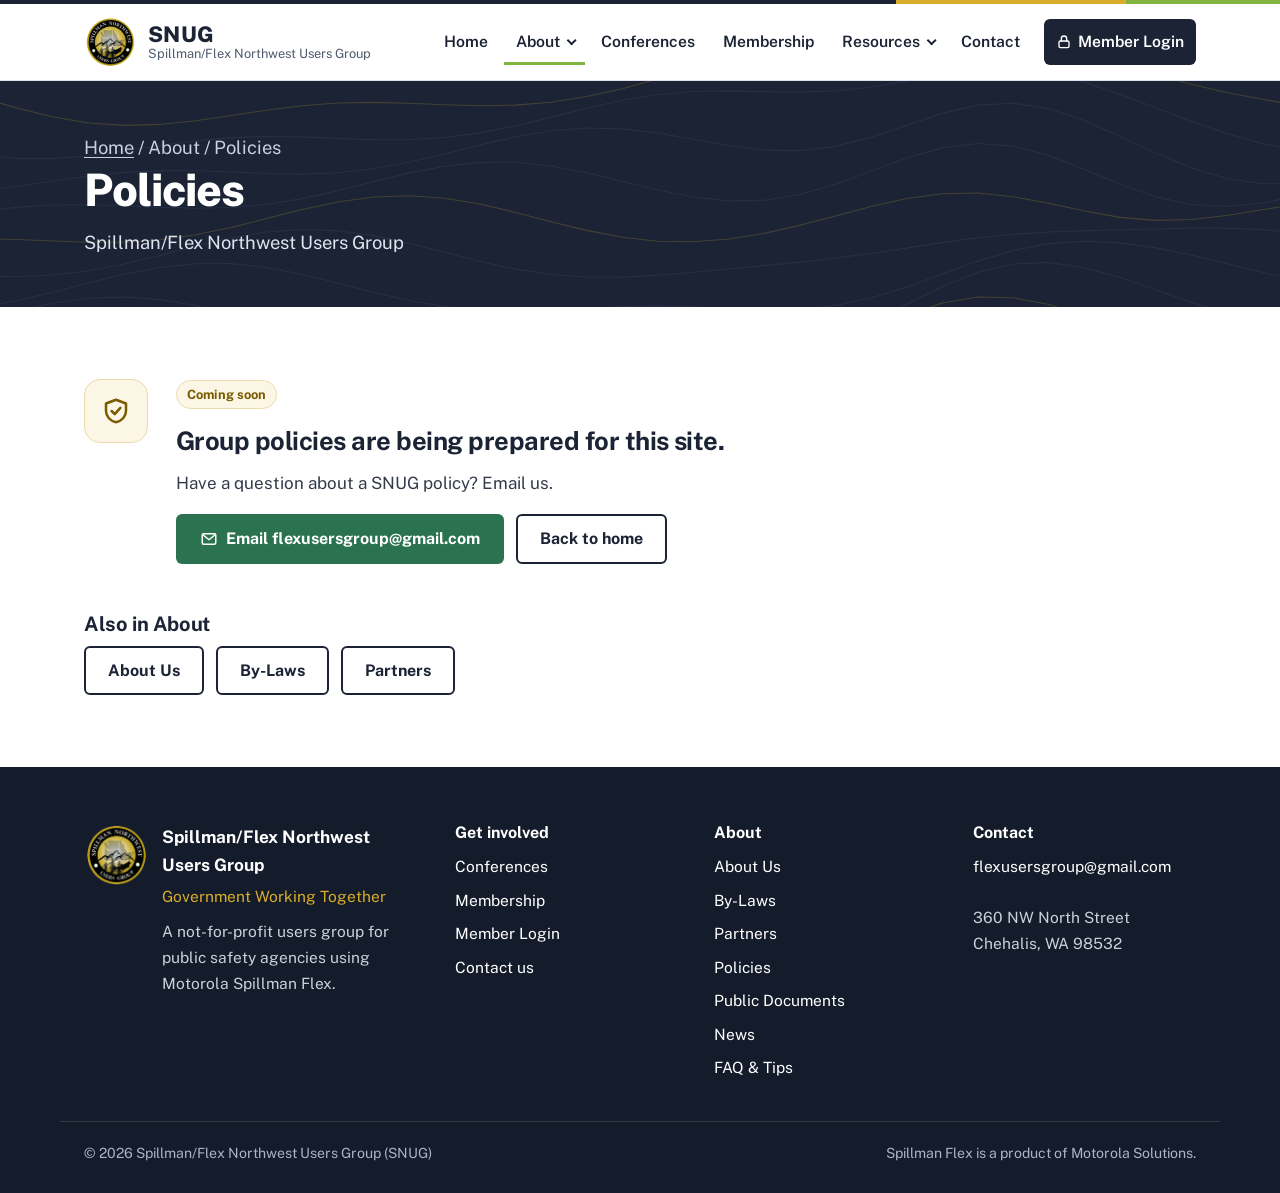
<file: policies.html>
<!doctype html>
<html lang="en" class="no-js">
<head>
<meta charset="utf-8">
<meta name="viewport" content="width=device-width,initial-scale=1">
<title>Policies | SNUG</title>
<meta name="description" content="Policies for SNUG, the Spillman/Flex Northwest Users Group. This page is being rebuilt.">
<meta name="theme-color" content="#1b2335">
<link rel="icon" href="assets/logo.png" type="image/png">
<link rel="apple-touch-icon" href="assets/logo.png">
<link rel="preconnect" href="https://fonts.googleapis.com">
<link rel="preconnect" href="https://fonts.gstatic.com" crossorigin>
<link rel="stylesheet" href="https://fonts.googleapis.com/css2?family=Public+Sans:wght@400;500;600;700;800&amp;display=swap">
<link rel="stylesheet" href="assets/style.css">
<script src="assets/site.js" defer></script>
</head>
<body>
<a class="skip" href="#main">Skip to main content</a>
<header class="site-header">
  <div class="wrap header-inner">
    <a class="brand" href="index.html"><img src="assets/logo.png" alt="" width="52" height="53"><span class="brand-text"><strong>SNUG</strong><span>Spillman/Flex Northwest Users Group</span></span></a>
    <button class="nav-toggle" type="button" aria-expanded="false" aria-controls="site-nav"><span class="bars" aria-hidden="true"></span>Menu</button>
    <nav class="site-nav" id="site-nav" aria-label="Main">
      <ul>
        <li><a href="index.html">Home</a></li>
        <li class="has-dd"><button class="dd-btn current" type="button" aria-expanded="false" aria-controls="dd-about">About</button><ul class="dropdown" id="dd-about"><li><a href="about-us.html">About Us</a></li><li><a href="by-laws.html">By-Laws</a></li><li><a href="partners.html">Partners</a></li><li><a href="policies.html" aria-current="page">Policies</a></li></ul></li>
        <li><a href="conferences.html">Conferences</a></li>
        <li><a href="membership.html">Membership</a></li>
        <li class="has-dd"><button class="dd-btn" type="button" aria-expanded="false" aria-controls="dd-resources">Resources</button><ul class="dropdown" id="dd-resources"><li><a href="public-documents.html">Public Documents</a></li><li><a href="news.html">News</a></li><li><a href="faq.html">FAQ &amp; Tips</a></li></ul></li>
        <li><a href="contact-us.html">Contact</a></li>
        <li><a class="nav-login" href="login.html"><svg viewBox="0 0 24 24" fill="none" stroke="currentColor" stroke-width="2" stroke-linecap="round" stroke-linejoin="round" aria-hidden="true" focusable="false"><rect x="4.5" y="10.5" width="15" height="10" rx="2"/><path d="M8 10.5V7a4 4 0 0 1 8 0v3.5"/></svg>Member Login</a></li>
      </ul>
    </nav>
  </div>
</header>
<main id="main" tabindex="-1">
<section class="page-head"><svg class="contours" viewBox="0 0 1440 300" preserveAspectRatio="xMidYMid slice" aria-hidden="true" focusable="false"><path d="M-20,42.0 L20,53.8 L60,63.6 L100,70.3 L140,73.0 L180,71.9 L220,67.8 L260,61.9 L300,55.9 L340,50.9 L380,47.9 L420,47.1 L460,48.1 L500,49.7 L540,50.9 L580,50.2 L620,46.9 L660,40.6 L700,31.7 L740,20.9 L780,9.4 L820,-1.9 L860,-12.4 L900,-22.1 L940,-30.9 L980,-38.7 L1020,-44.7 L1060,-47.5 L1100,-45.7 L1140,-38.8 L1180,-27.3 L1220,-12.9 L1260,2.0 L1300,15.5 L1340,26.8 L1380,35.9 L1420,43.6 L1460,50.7" stroke="#d8ad2c" stroke-opacity=".55" stroke-width="1.2" fill="none"/><path d="M-20,106.3 L20,110.2 L60,110.3 L100,107.1 L140,101.7 L180,95.7 L220,90.4 L260,86.8 L300,85.5 L340,86.0 L380,87.6 L420,89.1 L460,89.1 L500,86.7 L540,81.4 L580,73.4 L620,63.7 L660,53.7 L700,44.8 L740,38.3 L780,34.9 L820,34.2 L860,35.0 L900,35.6 L940,34.2 L980,29.9 L1020,23.2 L1060,16.0 L1100,10.8 L1140,9.9 L1180,14.6 L1220,24.4 L1260,38.0 L1300,53.3 L1340,68.4 L1380,82.1 L1420,93.4 L1460,101.5" stroke="#6f7fa0" stroke-opacity=".35" stroke-width="1.2" fill="none"/><path d="M-20,146.2 L20,141.4 L60,135.5 L100,129.9 L140,125.9 L180,123.9 L220,124.0 L260,125.5 L300,127.2 L340,127.8 L380,126.2 L420,121.8 L460,114.5 L500,105.2 L540,95.1 L580,85.9 L620,79.1 L660,75.9 L700,76.9 L740,81.5 L780,88.5 L820,95.7 L860,100.8 L900,101.5 L940,96.6 L980,86.4 L1020,72.9 L1060,59.5 L1100,50.2 L1140,48.1 L1180,54.2 L1220,67.5 L1260,85.4 L1300,104.2 L1340,120.7 L1380,132.7 L1420,138.7 L1460,138.8" stroke="#6f7fa0" stroke-opacity=".35" stroke-width="1.2" fill="none"/><path d="M-20,169.6 L20,165.1 L60,162.5 L100,162.2 L140,163.4 L180,165.2 L220,166.3 L260,165.4 L300,161.9 L340,155.4 L380,146.5 L420,136.4 L460,126.7 L500,119.0 L540,114.6 L580,114.5 L620,118.6 L660,126.2 L700,135.8 L740,145.6 L780,153.6 L820,157.9 L860,157.2 L900,150.8 L940,139.3 L980,124.7 L1020,109.8 L1060,98.3 L1100,93.3 L1140,96.3 L1180,106.9 L1220,122.6 L1260,139.3 L1300,153.4 L1340,162.1 L1380,164.3 L1420,160.4 L1460,152.1" stroke="#6f7fa0" stroke-opacity=".35" stroke-width="1.2" fill="none"/><path d="M-20,200.4 L20,201.3 L60,203.1 L100,204.5 L140,204.4 L180,201.7 L220,196.1 L260,187.8 L300,177.8 L340,167.7 L380,159.2 L420,153.6 L460,152.1 L500,154.9 L540,161.5 L580,170.9 L620,181.3 L660,191.1 L700,198.8 L740,203.3 L780,204.0 L820,200.9 L860,194.5 L900,185.4 L940,174.9 L980,164.2 L1020,155.3 L1060,149.9 L1100,149.1 L1140,153.2 L1180,160.7 L1220,169.4 L1260,176.5 L1300,179.9 L1340,178.9 L1380,174.4 L1420,167.9 L1460,161.7" stroke="#d8ad2c" stroke-opacity=".55" stroke-width="1.2" fill="none"/><path d="M-20,242.7 L20,243.2 L60,241.3 L100,236.5 L140,228.9 L180,219.3 L220,209.0 L260,199.7 L300,193.0 L340,190.1 L380,191.5 L420,197.0 L460,205.6 L500,215.8 L540,226.1 L580,234.7 L620,240.7 L660,243.6 L700,243.7 L740,241.6 L780,238.2 L820,234.5 L860,230.7 L900,226.8 L940,222.3 L980,217.1 L1020,211.1 L1060,204.9 L1100,199.5 L1140,195.5 L1180,193.0 L1220,191.6 L1260,190.5 L1300,189.5 L1340,188.6 L1380,188.7 L1420,190.3 L1460,194.0" stroke="#6f7fa0" stroke-opacity=".35" stroke-width="1.2" fill="none"/><path d="M-20,276.7 L20,269.9 L60,260.7 L100,250.4 L140,240.5 L180,232.8 L220,228.6 L260,228.5 L300,232.8 L340,240.5 L380,250.3 L420,260.7 L460,269.9 L500,276.8 L540,280.7 L580,281.8 L620,280.7 L660,278.7 L700,276.9 L740,276.2 L780,277.0 L820,278.8 L860,280.3 L900,279.7 L940,275.7 L980,267.3 L1020,254.9 L1060,240.3 L1100,225.7 L1140,213.7 L1180,206.0 L1220,203.3 L1260,205.2 L1300,210.8 L1340,218.9 L1380,228.5 L1420,238.2 L1460,247.2" stroke="#6f7fa0" stroke-opacity=".35" stroke-width="1.2" fill="none"/><path d="M-20,291.9 L20,281.6 L60,273.0 L100,267.5 L140,266.1 L180,269.0 L220,275.6 L260,284.9 L300,295.3 L340,304.9 L380,312.6 L420,317.4 L460,319.3 L500,318.8 L540,317.0 L580,315.3 L620,314.7 L660,316.1 L700,319.4 L740,324.0 L780,328.5 L820,331.2 L860,330.0 L900,323.5 L940,311.3 L980,294.0 L1020,273.9 L1060,254.2 L1100,238.2 L1140,228.9 L1180,227.3 L1220,233.1 L1260,244.2 L1300,258.0 L1340,271.9 L1380,283.7 L1420,292.2 L1460,297.2" stroke="#6f7fa0" stroke-opacity=".35" stroke-width="1.2" fill="none"/><path d="M-20,306.9 L20,304.1 L60,305.6 L100,311.1 L140,319.7 L180,329.8 L220,339.8 L260,348.1 L300,353.8 L340,356.5 L380,356.7 L420,355.2 L460,353.4 L500,352.4 L540,353.3 L580,356.3 L620,361.1 L660,366.8 L700,371.8 L740,374.5 L780,373.6 L820,368.1 L860,357.5 L900,342.3 L940,323.9 L980,304.3 L1020,286.4 L1060,272.9 L1100,266.1 L1140,266.9 L1180,274.6 L1220,287.0 L1260,301.2 L1300,314.3 L1340,324.3 L1380,330.3 L1420,332.9 L1460,333.4" stroke="#d8ad2c" stroke-opacity=".55" stroke-width="1.2" fill="none"/><path d="M-20,346.9 L20,354.6 L60,364.4 L100,374.5 L140,383.4 L180,389.9 L220,393.5 L260,394.4 L300,393.3 L340,391.5 L380,390.2 L420,390.6 L460,393.1 L500,397.5 L540,403.2 L580,408.8 L620,412.8 L660,413.9 L700,411.3 L740,404.5 L780,394.0 L820,380.7 L860,365.9 L900,351.1 L940,337.7 L980,326.9 L1020,319.8 L1060,317.1 L1100,319.0 L1140,325.0 L1180,333.7 L1220,343.1 L1260,351.7 L1300,358.3 L1340,362.6 L1380,365.6 L1420,368.4 L1460,372.4" stroke="#6f7fa0" stroke-opacity=".35" stroke-width="1.2" fill="none"/><path d="M-20,409.1 L20,418.5 L60,425.8 L100,430.3 L140,431.9 L180,431.4 L220,429.7 L260,428.2 L300,428.0 L340,429.9 L380,433.9 L420,439.4 L460,445.3 L500,450.1 L540,452.3 L580,451.0 L620,445.8 L660,437.0 L700,425.7 L740,413.2 L780,401.2 L820,391.0 L860,383.4 L900,378.5 L940,375.9 L980,375.0 L1020,375.1 L1060,375.8 L1100,377.1 L1140,379.1 L1180,381.9 L1220,385.4 L1260,389.7 L1300,395.0 L1340,401.5 L1380,409.5 L1420,419.0 L1460,429.6" stroke="#6f7fa0" stroke-opacity=".35" stroke-width="1.2" fill="none"/><path d="M-20,466.8 L20,469.3 L60,469.3 L100,467.8 L140,466.2 L180,465.6 L220,466.9 L260,470.4 L300,475.6 L340,481.6 L380,487.0 L420,490.2 L460,490.2 L500,486.2 L540,478.5 L580,467.9 L620,455.9 L660,444.1 L700,434.2 L740,427.4 L780,424.2 L820,424.2 L860,426.4 L900,429.3 L940,431.2 L980,431.1 L1020,429.0 L1060,425.4 L1100,421.8 L1140,419.9 L1180,421.0 L1220,425.8 L1260,434.1 L1300,445.3 L1340,458.1 L1380,471.2 L1420,482.9 L1460,491.8" stroke="#6f7fa0" stroke-opacity=".35" stroke-width="1.2" fill="none"/><path d="M-20,505.9 L20,504.2 L60,503.2 L100,504.0 L140,506.9 L180,511.8 L220,517.9 L260,523.7 L300,527.8 L340,528.9 L380,526.2 L420,519.6 L460,509.8 L500,498.0 L540,486.0 L580,475.4 L620,467.8 L660,463.9 L700,463.8 L740,466.8 L780,471.7 L820,476.7 L860,480.4 L900,481.4 L940,479.4 L980,474.9 L1020,469.2 L1060,464.3 L1100,462.4 L1140,464.7 L1180,471.9 L1220,483.2 L1260,496.9 L1300,510.8 L1340,522.7 L1380,530.7 L1420,533.9 L1460,532.1" stroke="#d8ad2c" stroke-opacity=".55" stroke-width="1.2" fill="none"/><path d="M-20,541.3 L20,543.6 L60,548.1 L100,554.0 L140,560.1 L180,565.0 L220,567.2 L260,565.8 L300,560.4 L340,551.5 L380,540.2 L420,528.0 L460,516.8 L500,508.2 L540,503.0 L580,501.8 L620,504.1 L660,508.9 L700,514.6 L740,519.9 L780,523.4 L820,524.5 L860,523.1 L900,519.8 L940,515.7 L980,512.3 L1020,511.0 L1060,513.0 L1100,518.9 L1140,528.2 L1180,539.7 L1220,551.3 L1260,560.9 L1300,566.8 L1340,567.9 L1380,564.3 L1420,556.9 L1460,547.2" stroke="#6f7fa0" stroke-opacity=".35" stroke-width="1.2" fill="none"/></svg>
  <div class="wrap"><p class="crumbs"><a href="index.html">Home</a> / About / Policies</p><h1>Policies</h1><p>Spillman/Flex Northwest Users Group</p></div>
</section>
<section class="section">
  <div class="wrap">
    <div class="soon">
      <span class="ico"><svg viewBox="0 0 24 24" fill="none" stroke="currentColor" stroke-width="2" stroke-linecap="round" stroke-linejoin="round" aria-hidden="true" focusable="false"><path d="M12 3 4 6v6c0 4.5 3.4 8 8 9 4.6-1 8-4.5 8-9V6z"/><path d="m8.5 12 2.5 2.5 4.5-5"/></svg></span>
      <div>
        <p><span class="pill">Coming soon</span></p>
        <h2>Group policies are being prepared for this site.</h2>
        <p>Have a question about a SNUG policy? Email us.</p>
        <div class="btn-row"><a class="btn btn-primary" href="mailto:flexusersgroup@gmail.com?subject=SNUG%20Policies"><svg viewBox="0 0 24 24" fill="none" stroke="currentColor" stroke-width="2" stroke-linecap="round" stroke-linejoin="round" aria-hidden="true" focusable="false"><rect x="3" y="5" width="18" height="14" rx="2"/><path d="m3.5 6 8.5 7 8.5-7"/></svg>Email flexusersgroup@gmail.com</a><a class="btn btn-outline" href="index.html">Back to home</a></div>
      </div>
    </div>
    <div class="related"><h2>Also in About</h2><ul class="btn-row" style="list-style:none;padding:0;margin:0"><li><a class="btn btn-outline" href="about-us.html">About Us</a></li><li><a class="btn btn-outline" href="by-laws.html">By-Laws</a></li><li><a class="btn btn-outline" href="partners.html">Partners</a></li></ul></div>
  </div>
</section>
</main>
<footer class="site-footer">
  <div class="wrap footer-grid">
    <div class="footer-brand">
      <img src="assets/logo.png" alt="" width="64" height="65">
      <div><strong>Spillman/Flex Northwest Users Group</strong><em>Government Working Together</em>
      <p style="margin-top:10px">A not-for-profit users group for public safety agencies using Motorola Spillman Flex.</p></div>
    </div>
    <div>
      <h2>Get involved</h2>
      <ul><li><a href="conferences.html">Conferences</a></li><li><a href="membership.html">Membership</a></li><li><a href="login.html">Member Login</a></li><li><a href="contact-us.html">Contact us</a></li></ul>
    </div>
    <div>
      <h2>About</h2>
      <ul><li><a href="about-us.html">About Us</a></li><li><a href="by-laws.html">By-Laws</a></li><li><a href="partners.html">Partners</a></li><li><a href="policies.html">Policies</a></li><li><a href="public-documents.html">Public Documents</a></li><li><a href="news.html">News</a></li><li><a href="faq.html">FAQ &amp; Tips</a></li></ul>
    </div>
    <div>
      <h2>Contact</h2>
      <address><a href="mailto:flexusersgroup@gmail.com">flexusersgroup@gmail.com</a><br><br>360 NW North Street<br>Chehalis, WA 98532</address>
    </div>
  </div>
  <div class="wrap footer-small">
    <span>&copy; <span data-year>2026</span> Spillman/Flex Northwest Users Group (SNUG)</span>
    <span>Spillman Flex is a product of Motorola Solutions.</span>
  </div>
</footer>
<script>document.querySelectorAll('[data-year]').forEach(function(e){e.textContent=new Date().getFullYear()})</script>
</body>
</html>
</file>
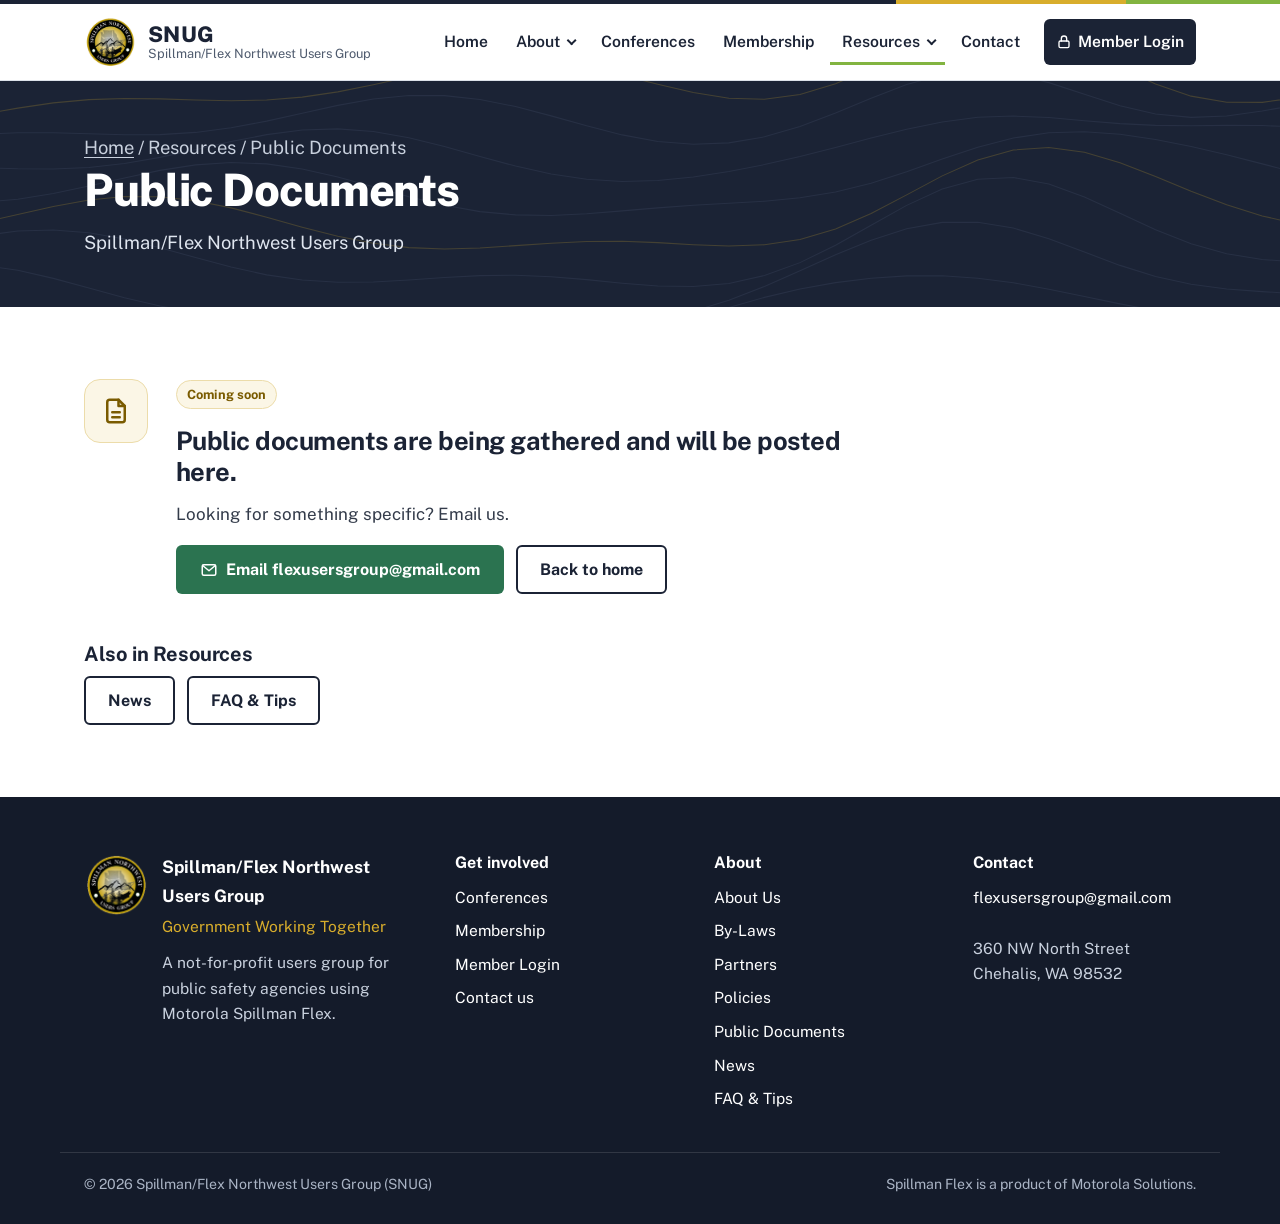
<file: public-documents.html>
<!doctype html>
<html lang="en" class="no-js">
<head>
<meta charset="utf-8">
<meta name="viewport" content="width=device-width,initial-scale=1">
<title>Public Documents | SNUG</title>
<meta name="description" content="Public Documents for SNUG, the Spillman/Flex Northwest Users Group. This page is being rebuilt.">
<meta name="theme-color" content="#1b2335">
<link rel="icon" href="assets/logo.png" type="image/png">
<link rel="apple-touch-icon" href="assets/logo.png">
<link rel="preconnect" href="https://fonts.googleapis.com">
<link rel="preconnect" href="https://fonts.gstatic.com" crossorigin>
<link rel="stylesheet" href="https://fonts.googleapis.com/css2?family=Public+Sans:wght@400;500;600;700;800&amp;display=swap">
<link rel="stylesheet" href="assets/style.css">
<script src="assets/site.js" defer></script>
</head>
<body>
<a class="skip" href="#main">Skip to main content</a>
<header class="site-header">
  <div class="wrap header-inner">
    <a class="brand" href="index.html"><img src="assets/logo.png" alt="" width="52" height="53"><span class="brand-text"><strong>SNUG</strong><span>Spillman/Flex Northwest Users Group</span></span></a>
    <button class="nav-toggle" type="button" aria-expanded="false" aria-controls="site-nav"><span class="bars" aria-hidden="true"></span>Menu</button>
    <nav class="site-nav" id="site-nav" aria-label="Main">
      <ul>
        <li><a href="index.html">Home</a></li>
        <li class="has-dd"><button class="dd-btn" type="button" aria-expanded="false" aria-controls="dd-about">About</button><ul class="dropdown" id="dd-about"><li><a href="about-us.html">About Us</a></li><li><a href="by-laws.html">By-Laws</a></li><li><a href="partners.html">Partners</a></li><li><a href="policies.html">Policies</a></li></ul></li>
        <li><a href="conferences.html">Conferences</a></li>
        <li><a href="membership.html">Membership</a></li>
        <li class="has-dd"><button class="dd-btn current" type="button" aria-expanded="false" aria-controls="dd-resources">Resources</button><ul class="dropdown" id="dd-resources"><li><a href="public-documents.html" aria-current="page">Public Documents</a></li><li><a href="news.html">News</a></li><li><a href="faq.html">FAQ &amp; Tips</a></li></ul></li>
        <li><a href="contact-us.html">Contact</a></li>
        <li><a class="nav-login" href="login.html"><svg viewBox="0 0 24 24" fill="none" stroke="currentColor" stroke-width="2" stroke-linecap="round" stroke-linejoin="round" aria-hidden="true" focusable="false"><rect x="4.5" y="10.5" width="15" height="10" rx="2"/><path d="M8 10.5V7a4 4 0 0 1 8 0v3.5"/></svg>Member Login</a></li>
      </ul>
    </nav>
  </div>
</header>
<main id="main" tabindex="-1">
<section class="page-head"><svg class="contours" viewBox="0 0 1440 300" preserveAspectRatio="xMidYMid slice" aria-hidden="true" focusable="false"><path d="M-20,60.7 L20,53.6 L60,47.7 L100,44.0 L140,42.7 L180,43.2 L220,44.4 L260,45.3 L300,44.5 L340,41.2 L380,35.3 L420,27.3 L460,18.4 L500,10.0 L540,3.8 L580,1.1 L620,2.5 L660,7.9 L700,16.6 L740,26.7 L780,36.1 L820,42.5 L860,43.6 L900,38.2 L940,26.1 L980,8.9 L1020,-10.2 L1060,-26.7 L1100,-36.6 L1140,-37.0 L1180,-27.9 L1220,-11.5 L1260,8.1 L1300,26.5 L1340,40.1 L1380,47.0 L1420,47.1 L1460,41.5" stroke="#d8ad2c" stroke-opacity=".55" stroke-width="1.2" fill="none"/><path d="M-20,83.2 L20,81.2 L60,81.3 L100,82.5 L140,83.6 L180,83.4 L220,80.9 L260,75.7 L300,68.2 L340,59.3 L380,50.5 L420,43.4 L460,39.4 L500,39.5 L540,43.8 L580,51.8 L620,62.3 L660,73.5 L700,83.7 L740,91.1 L780,94.3 L820,92.7 L860,85.9 L900,74.3 L940,59.2 L980,42.5 L1020,27.1 L1060,16.1 L1100,11.8 L1140,15.1 L1180,24.9 L1220,38.1 L1260,51.0 L1300,60.3 L1340,64.0 L1380,62.4 L1420,56.8 L1460,49.8" stroke="#6f7fa0" stroke-opacity=".35" stroke-width="1.2" fill="none"/><path d="M-20,120.5 L20,121.8 L60,122.1 L100,120.3 L140,115.9 L180,109.0 L220,100.3 L260,91.2 L300,83.4 L340,78.2 L380,76.9 L420,79.9 L460,86.8 L500,96.7 L540,107.9 L580,118.8 L620,127.8 L660,133.7 L700,136.1 L740,135.1 L780,131.1 L820,124.9 L860,117.1 L900,108.0 L940,97.9 L980,87.3 L1020,77.3 L1060,69.1 L1100,63.9 L1140,62.5 L1180,64.2 L1220,67.7 L1260,71.0 L1300,73.0 L1340,73.4 L1380,73.0 L1420,73.1 L1460,75.0" stroke="#6f7fa0" stroke-opacity=".35" stroke-width="1.2" fill="none"/><path d="M-20,159.6 L20,156.0 L60,149.7 L100,141.3 L140,132.1 L180,123.6 L220,117.4 L260,114.8 L300,116.3 L340,122.1 L380,131.1 L420,142.1 L460,153.2 L500,162.9 L540,170.0 L580,173.7 L620,174.3 L660,172.4 L700,169.2 L740,165.8 L780,162.9 L820,160.7 L860,158.3 L900,154.5 L940,148.0 L980,138.1 L1020,125.2 L1060,110.9 L1100,97.5 L1140,87.2 L1180,81.3 L1220,80.1 L1260,83.0 L1300,88.8 L1340,96.8 L1380,106.1 L1420,116.3 L1460,126.7" stroke="#6f7fa0" stroke-opacity=".35" stroke-width="1.2" fill="none"/><path d="M-20,182.3 L20,173.2 L60,164.2 L100,157.0 L140,153.1 L180,153.3 L220,157.7 L260,165.8 L300,176.3 L340,187.5 L380,197.8 L420,205.7 L460,210.5 L500,212.0 L540,210.9 L580,208.3 L620,205.5 L660,203.6 L700,203.4 L740,204.9 L780,207.2 L820,208.7 L860,207.3 L900,201.3 L940,189.5 L980,172.2 L1020,151.2 L1060,129.8 L1100,111.9 L1140,100.7 L1180,97.8 L1220,103.2 L1260,115.0 L1300,130.6 L1340,147.1 L1380,162.4 L1420,174.9 L1460,183.9" stroke="#d8ad2c" stroke-opacity=".55" stroke-width="1.2" fill="none"/><path d="M-20,197.0 L20,191.9 L60,190.6 L100,193.7 L140,200.8 L180,210.6 L220,221.7 L260,232.4 L300,241.2 L340,246.9 L380,249.4 L420,249.1 L460,246.9 L500,244.1 L540,242.0 L580,241.6 L620,243.2 L660,246.5 L700,250.5 L740,253.7 L780,254.3 L820,250.8 L860,241.9 L900,227.4 L940,207.8 L980,185.3 L1020,163.0 L1060,144.6 L1100,133.5 L1140,131.6 L1180,139.0 L1220,153.5 L1260,171.9 L1300,190.4 L1340,206.1 L1380,217.4 L1420,223.9 L1460,226.6" stroke="#6f7fa0" stroke-opacity=".35" stroke-width="1.2" fill="none"/><path d="M-20,230.2 L20,236.0 L60,245.1 L100,256.0 L140,266.9 L180,276.3 L220,283.1 L260,286.6 L300,287.0 L340,285.3 L380,282.6 L420,280.3 L460,279.4 L500,280.5 L540,283.6 L580,287.8 L620,291.9 L660,294.5 L700,294.3 L740,290.3 L780,282.0 L820,269.7 L860,254.2 L900,236.6 L940,218.6 L980,202.1 L1020,189.3 L1060,182.1 L1100,181.9 L1140,188.5 L1180,200.6 L1220,215.5 L1260,230.5 L1300,242.9 L1340,251.7 L1380,257.0 L1420,260.0 L1460,262.4" stroke="#6f7fa0" stroke-opacity=".35" stroke-width="1.2" fill="none"/><path d="M-20,290.2 L20,301.3 L60,311.3 L100,318.9 L140,323.4 L180,324.7 L220,323.6 L260,321.1 L300,318.6 L340,317.3 L380,317.9 L420,320.5 L460,324.6 L500,329.0 L540,332.4 L580,333.4 L620,331.0 L660,325.0 L700,315.5 L740,303.6 L780,290.7 L820,277.9 L860,266.5 L900,257.1 L940,249.9 L980,244.9 L1020,242.3 L1060,242.2 L1100,244.9 L1140,250.1 L1180,257.4 L1220,265.6 L1260,273.8 L1300,281.4 L1340,288.4 L1380,295.3 L1420,302.9 L1460,311.4" stroke="#6f7fa0" stroke-opacity=".35" stroke-width="1.2" fill="none"/><path d="M-20,354.4 L20,359.9 L60,362.2 L100,361.7 L140,359.6 L180,357.0 L220,355.3 L260,355.4 L300,357.5 L340,361.3 L380,365.9 L420,369.8 L460,371.8 L500,370.6 L540,365.7 L580,357.4 L620,346.5 L660,334.5 L700,323.0 L740,313.5 L780,307.2 L820,304.1 L860,303.6 L900,304.5 L940,305.4 L980,305.0 L1020,303.1 L1060,300.3 L1100,297.8 L1140,297.2 L1180,299.5 L1220,305.0 L1260,313.6 L1300,324.5 L1340,336.8 L1380,349.6 L1420,361.7 L1460,371.9" stroke="#d8ad2c" stroke-opacity=".55" stroke-width="1.2" fill="none"/><path d="M-20,399.7 L20,398.0 L60,395.4 L100,393.5 L140,393.0 L180,394.6 L220,398.1 L260,402.7 L300,407.0 L340,409.8 L380,409.7 L420,406.0 L460,398.7 L500,388.5 L540,376.7 L580,364.9 L620,355.0 L660,348.3 L700,345.5 L740,346.5 L780,350.4 L820,355.7 L860,360.4 L900,362.8 L940,361.8 L980,357.2 L1020,350.3 L1060,343.3 L1100,338.6 L1140,338.5 L1180,343.8 L1220,354.4 L1260,368.6 L1300,384.1 L1340,398.6 L1380,410.0 L1420,416.9 L1460,418.6" stroke="#6f7fa0" stroke-opacity=".35" stroke-width="1.2" fill="none"/><path d="M-20,431.7 L20,430.8 L60,431.8 L100,434.9 L140,439.4 L180,444.0 L220,447.5 L260,448.4 L300,445.9 L340,439.7 L380,430.3 L420,418.8 L460,406.8 L500,396.2 L540,388.3 L580,384.4 L620,384.5 L660,388.2 L700,394.3 L740,401.3 L780,407.4 L820,411.2 L860,411.8 L900,408.9 L940,403.2 L980,396.1 L1020,389.7 L1060,386.2 L1100,387.4 L1140,393.8 L1180,404.9 L1220,418.6 L1260,432.4 L1300,443.4 L1340,449.7 L1380,450.5 L1420,446.1 L1460,437.6" stroke="#6f7fa0" stroke-opacity=".35" stroke-width="1.2" fill="none"/><path d="M-20,471.8 L20,476.0 L60,480.9 L100,484.9 L140,486.8 L180,485.5 L220,480.4 L260,471.9 L300,460.8 L340,448.8 L380,437.6 L420,428.7 L460,423.4 L500,422.2 L540,424.9 L580,430.5 L620,437.5 L660,444.5 L700,450.0 L740,453.3 L780,453.9 L820,452.2 L860,449.0 L900,445.3 L940,442.2 L980,440.7 L1020,441.8 L1060,445.6 L1100,452.1 L1140,460.3 L1180,468.7 L1220,475.3 L1260,478.7 L1300,477.9 L1340,473.0 L1380,465.1 L1420,455.9 L1460,447.3" stroke="#6f7fa0" stroke-opacity=".35" stroke-width="1.2" fill="none"/><path d="M-20,522.1 L20,524.9 L60,524.7 L100,520.8 L140,513.2 L180,502.8 L220,490.9 L260,479.2 L300,469.4 L340,462.9 L380,460.4 L420,461.9 L460,466.6 L500,473.3 L540,480.4 L580,486.5 L620,490.6 L660,492.4 L700,492.1 L740,490.7 L780,489.1 L820,488.5 L860,489.6 L900,492.6 L940,497.0 L980,502.1 L1020,507.0 L1060,510.7 L1100,512.5 L1140,512.2 L1180,509.5 L1220,504.7 L1260,498.1 L1300,490.7 L1340,483.6 L1380,478.0 L1420,474.7 L1460,474.1" stroke="#d8ad2c" stroke-opacity=".55" stroke-width="1.2" fill="none"/><path d="M-20,560.8 L20,554.3 L60,544.7 L100,533.0 L140,521.1 L180,510.5 L220,502.8 L260,499.0 L300,499.2 L340,503.0 L380,509.1 L420,516.2 L460,522.6 L500,527.3 L540,529.8 L580,530.1 L620,529.0 L660,527.7 L700,527.4 L740,529.1 L780,533.3 L820,539.7 L860,547.4 L900,554.7 L940,560.2 L980,562.4 L1020,560.6 L1060,555.0 L1100,546.5 L1140,536.4 L1180,526.5 L1220,518.1 L1260,512.2 L1300,509.2 L1340,509.1 L1380,511.3 L1420,514.8 L1460,518.5" stroke="#6f7fa0" stroke-opacity=".35" stroke-width="1.2" fill="none"/></svg>
  <div class="wrap"><p class="crumbs"><a href="index.html">Home</a> / Resources / Public Documents</p><h1>Public Documents</h1><p>Spillman/Flex Northwest Users Group</p></div>
</section>
<section class="section">
  <div class="wrap">
    <div class="soon">
      <span class="ico"><svg viewBox="0 0 24 24" fill="none" stroke="currentColor" stroke-width="2" stroke-linecap="round" stroke-linejoin="round" aria-hidden="true" focusable="false"><path d="M14 3H7a2 2 0 0 0-2 2v14a2 2 0 0 0 2 2h10a2 2 0 0 0 2-2V8z"/><path d="M14 3v5h5M9 13h6M9 17h6"/></svg></span>
      <div>
        <p><span class="pill">Coming soon</span></p>
        <h2>Public documents are being gathered and will be posted here.</h2>
        <p>Looking for something specific? Email us.</p>
        <div class="btn-row"><a class="btn btn-primary" href="mailto:flexusersgroup@gmail.com?subject=SNUG%20Public%20Documents"><svg viewBox="0 0 24 24" fill="none" stroke="currentColor" stroke-width="2" stroke-linecap="round" stroke-linejoin="round" aria-hidden="true" focusable="false"><rect x="3" y="5" width="18" height="14" rx="2"/><path d="m3.5 6 8.5 7 8.5-7"/></svg>Email flexusersgroup@gmail.com</a><a class="btn btn-outline" href="index.html">Back to home</a></div>
      </div>
    </div>
    <div class="related"><h2>Also in Resources</h2><ul class="btn-row" style="list-style:none;padding:0;margin:0"><li><a class="btn btn-outline" href="news.html">News</a></li><li><a class="btn btn-outline" href="faq.html">FAQ &amp; Tips</a></li></ul></div>
  </div>
</section>
</main>
<footer class="site-footer">
  <div class="wrap footer-grid">
    <div class="footer-brand">
      <img src="assets/logo.png" alt="" width="64" height="65">
      <div><strong>Spillman/Flex Northwest Users Group</strong><em>Government Working Together</em>
      <p style="margin-top:10px">A not-for-profit users group for public safety agencies using Motorola Spillman Flex.</p></div>
    </div>
    <div>
      <h2>Get involved</h2>
      <ul><li><a href="conferences.html">Conferences</a></li><li><a href="membership.html">Membership</a></li><li><a href="login.html">Member Login</a></li><li><a href="contact-us.html">Contact us</a></li></ul>
    </div>
    <div>
      <h2>About</h2>
      <ul><li><a href="about-us.html">About Us</a></li><li><a href="by-laws.html">By-Laws</a></li><li><a href="partners.html">Partners</a></li><li><a href="policies.html">Policies</a></li><li><a href="public-documents.html">Public Documents</a></li><li><a href="news.html">News</a></li><li><a href="faq.html">FAQ &amp; Tips</a></li></ul>
    </div>
    <div>
      <h2>Contact</h2>
      <address><a href="mailto:flexusersgroup@gmail.com">flexusersgroup@gmail.com</a><br><br>360 NW North Street<br>Chehalis, WA 98532</address>
    </div>
  </div>
  <div class="wrap footer-small">
    <span>&copy; <span data-year>2026</span> Spillman/Flex Northwest Users Group (SNUG)</span>
    <span>Spillman Flex is a product of Motorola Solutions.</span>
  </div>
</footer>
<script>document.querySelectorAll('[data-year]').forEach(function(e){e.textContent=new Date().getFullYear()})</script>
</body>
</html>
</file>
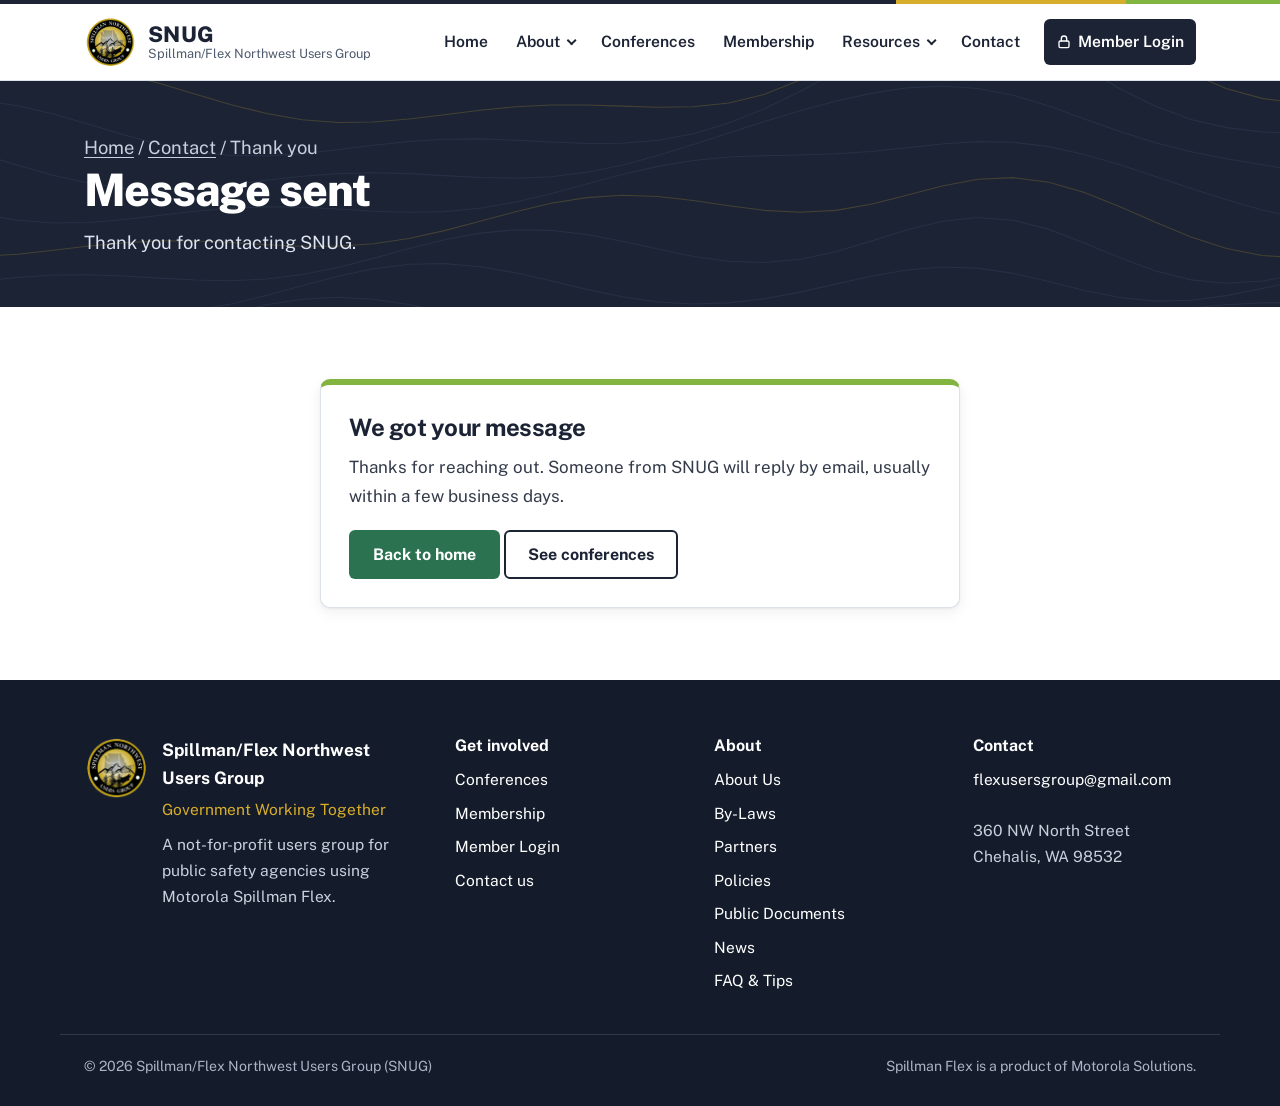
<file: thank-you.html>
<!doctype html>
<html lang="en" class="no-js">
<head>
<meta charset="utf-8">
<meta name="viewport" content="width=device-width,initial-scale=1">
<title>Message Sent | SNUG</title>
<meta name="description" content="Your message to SNUG was sent.">
<meta name="robots" content="noindex">
<meta name="theme-color" content="#1b2335">
<link rel="icon" href="assets/logo.png" type="image/png">
<link rel="apple-touch-icon" href="assets/logo.png">
<link rel="preconnect" href="https://fonts.googleapis.com">
<link rel="preconnect" href="https://fonts.gstatic.com" crossorigin>
<link rel="stylesheet" href="https://fonts.googleapis.com/css2?family=Public+Sans:wght@400;500;600;700;800&amp;display=swap">
<link rel="stylesheet" href="assets/style.css">
<script src="assets/site.js" defer></script>
</head>
<body>
<a class="skip" href="#main">Skip to main content</a>
<header class="site-header">
  <div class="wrap header-inner">
    <a class="brand" href="index.html"><img src="assets/logo.png" alt="" width="52" height="53"><span class="brand-text"><strong>SNUG</strong><span>Spillman/Flex Northwest Users Group</span></span></a>
    <button class="nav-toggle" type="button" aria-expanded="false" aria-controls="site-nav"><span class="bars" aria-hidden="true"></span>Menu</button>
    <nav class="site-nav" id="site-nav" aria-label="Main">
      <ul>
        <li><a href="index.html">Home</a></li>
        <li class="has-dd"><button class="dd-btn" type="button" aria-expanded="false" aria-controls="dd-about">About</button><ul class="dropdown" id="dd-about"><li><a href="about-us.html">About Us</a></li><li><a href="by-laws.html">By-Laws</a></li><li><a href="partners.html">Partners</a></li><li><a href="policies.html">Policies</a></li></ul></li>
        <li><a href="conferences.html">Conferences</a></li>
        <li><a href="membership.html">Membership</a></li>
        <li class="has-dd"><button class="dd-btn" type="button" aria-expanded="false" aria-controls="dd-resources">Resources</button><ul class="dropdown" id="dd-resources"><li><a href="public-documents.html">Public Documents</a></li><li><a href="news.html">News</a></li><li><a href="faq.html">FAQ &amp; Tips</a></li></ul></li>
        <li><a href="contact-us.html">Contact</a></li>
        <li><a class="nav-login" href="login.html"><svg viewBox="0 0 24 24" fill="none" stroke="currentColor" stroke-width="2" stroke-linecap="round" stroke-linejoin="round" aria-hidden="true" focusable="false"><rect x="4.5" y="10.5" width="15" height="10" rx="2"/><path d="M8 10.5V7a4 4 0 0 1 8 0v3.5"/></svg>Member Login</a></li>
      </ul>
    </nav>
  </div>
</header>
<main id="main" tabindex="-1">
<section class="page-head"><svg class="contours" viewBox="0 0 1440 300" preserveAspectRatio="xMidYMid slice" aria-hidden="true" focusable="false"><path d="M-20,9.8 L20,5.8 L60,5.1 L100,8.5 L140,15.7 L180,26.0 L220,37.9 L260,49.7 L300,59.7 L340,66.6 L380,69.7 L420,69.2 L460,65.9 L500,61.0 L540,56.0 L580,52.1 L620,50.0 L660,50.0 L700,51.3 L740,52.5 L780,52.0 L820,47.8 L860,38.1 L900,22.1 L940,0.2 L980,-25.8 L1020,-52.2 L1060,-74.2 L1100,-87.5 L1140,-89.1 L1180,-78.8 L1220,-59.0 L1260,-33.8 L1300,-8.0 L1340,14.6 L1380,31.7 L1420,42.6 L1460,48.0" stroke="#d8ad2c" stroke-opacity=".55" stroke-width="1.2" fill="none"/><path d="M-20,44.7 L20,50.8 L60,60.2 L100,71.8 L140,83.8 L180,94.5 L220,102.5 L260,106.8 L300,107.4 L340,104.9 L380,100.4 L420,95.4 L460,91.1 L500,88.6 L540,88.2 L580,89.6 L620,91.7 L660,93.4 L700,93.2 L740,89.7 L780,82.3 L820,70.4 L860,54.4 L900,34.9 L940,13.6 L980,-7.3 L1020,-24.7 L1060,-35.5 L1100,-37.3 L1140,-29.2 L1180,-12.7 L1220,9.0 L1260,31.7 L1300,51.5 L1340,66.3 L1380,75.5 L1420,80.3 L1460,82.4" stroke="#6f7fa0" stroke-opacity=".35" stroke-width="1.2" fill="none"/><path d="M-20,105.7 L20,117.8 L60,129.0 L100,138.0 L140,143.5 L180,145.3 L220,143.7 L260,139.7 L300,134.8 L340,130.3 L380,127.3 L420,126.3 L460,127.3 L500,129.5 L540,131.6 L580,132.4 L620,130.7 L660,125.8 L700,117.8 L740,107.0 L780,94.6 L820,81.5 L860,68.6 L900,56.6 L940,45.9 L980,37.0 L1020,30.8 L1060,28.6 L1100,31.4 L1140,39.2 L1180,51.3 L1220,65.7 L1260,80.0 L1300,92.6 L1340,102.6 L1380,110.5 L1420,117.2 L1460,123.8" stroke="#6f7fa0" stroke-opacity=".35" stroke-width="1.2" fill="none"/><path d="M-20,173.2 L20,179.8 L60,182.8 L100,182.2 L140,178.9 L180,174.2 L220,169.5 L260,166.1 L300,164.6 L340,165.1 L380,167.1 L420,169.5 L460,170.8 L500,170.0 L540,166.2 L580,159.3 L620,149.9 L660,139.0 L700,128.3 L740,119.1 L780,112.4 L820,108.6 L860,107.0 L900,106.3 L940,105.0 L980,102.3 L1020,98.2 L1060,93.9 L1100,91.3 L1140,92.0 L1180,96.9 L1220,105.7 L1260,117.4 L1300,130.6 L1340,144.0 L1380,156.7 L1420,168.1 L1460,177.4" stroke="#6f7fa0" stroke-opacity=".35" stroke-width="1.2" fill="none"/><path d="M-20,220.4 L20,217.9 L60,213.5 L100,208.8 L140,205.0 L180,202.9 L220,203.0 L260,204.7 L300,207.2 L340,209.0 L380,209.0 L420,206.2 L460,200.2 L500,191.4 L540,180.9 L580,170.1 L620,160.7 L660,154.3 L700,151.7 L740,153.1 L780,157.5 L820,163.4 L860,168.6 L900,170.8 L940,168.6 L980,161.7 L1020,151.7 L1060,141.2 L1100,133.7 L1140,131.8 L1180,137.0 L1220,148.6 L1260,164.6 L1300,182.1 L1340,198.5 L1380,211.4 L1420,219.4 L1460,221.9" stroke="#d8ad2c" stroke-opacity=".55" stroke-width="1.2" fill="none"/><path d="M-20,248.1 L20,244.0 L60,241.4 L100,241.0 L140,242.4 L180,244.8 L220,247.0 L260,247.7 L300,245.8 L340,240.8 L380,232.8 L420,222.6 L460,211.6 L500,201.6 L540,194.2 L580,190.5 L620,191.1 L660,195.7 L700,203.3 L740,212.1 L780,220.4 L820,225.9 L860,227.3 L900,223.6 L940,215.1 L980,203.2 L1020,190.7 L1060,180.8 L1100,176.6 L1140,179.7 L1180,190.0 L1220,205.2 L1260,222.0 L1300,236.8 L1340,246.8 L1380,250.6 L1420,248.1 L1460,240.7" stroke="#6f7fa0" stroke-opacity=".35" stroke-width="1.2" fill="none"/><path d="M-20,279.1 L20,280.0 L60,282.3 L100,284.8 L140,286.2 L180,285.2 L220,281.1 L260,273.9 L300,264.2 L340,253.3 L380,242.8 L420,234.3 L460,229.3 L500,228.5 L540,232.0 L580,238.9 L620,247.9 L660,257.5 L700,265.8 L740,271.6 L780,274.0 L820,272.7 L860,268.0 L900,260.6 L940,251.6 L980,242.7 L1020,235.7 L1060,232.3 L1100,233.6 L1140,239.5 L1180,248.7 L1220,258.7 L1260,266.7 L1300,270.7 L1340,269.8 L1380,264.5 L1420,256.6 L1460,248.1" stroke="#6f7fa0" stroke-opacity=".35" stroke-width="1.2" fill="none"/><path d="M-20,322.5 L20,324.4 L60,324.2 L100,321.2 L140,314.9 L180,305.8 L220,295.0 L260,284.1 L300,274.8 L340,268.6 L380,266.4 L420,268.5 L460,274.4 L500,282.9 L540,292.4 L580,301.4 L620,308.4 L660,312.8 L700,314.3 L740,313.3 L780,310.8 L820,307.6 L860,304.4 L900,301.5 L940,298.8 L980,296.3 L1020,293.8 L1060,291.7 L1100,290.2 L1140,289.3 L1180,288.6 L1220,287.6 L1260,285.5 L1300,282.3 L1340,278.3 L1380,274.7 L1420,272.6 L1460,272.8" stroke="#6f7fa0" stroke-opacity=".35" stroke-width="1.2" fill="none"/><path d="M-20,360.9 L20,355.6 L60,347.2 L100,336.8 L140,325.7 L180,315.6 L220,308.2 L260,304.7 L300,305.4 L340,310.2 L380,317.9 L420,327.3 L460,336.5 L500,344.2 L540,349.4 L580,351.9 L620,352.0 L660,350.7 L700,349.1 L740,348.5 L780,349.3 L820,351.5 L860,354.3 L900,356.3 L940,355.9 L980,352.2 L1020,344.9 L1060,334.8 L1100,323.6 L1140,313.0 L1180,304.5 L1220,299.1 L1260,297.0 L1300,297.9 L1340,301.3 L1380,306.8 L1420,313.5 L1460,320.6" stroke="#d8ad2c" stroke-opacity=".55" stroke-width="1.2" fill="none"/><path d="M-20,378.5 L20,367.4 L60,356.8 L100,348.3 L140,343.4 L180,342.8 L220,346.3 L260,353.2 L300,362.1 L340,371.5 L380,379.7 L420,385.7 L460,389.0 L500,389.7 L540,388.8 L580,387.3 L620,386.7 L660,387.8 L700,391.1 L740,396.2 L780,402.0 L820,407.0 L860,409.2 L900,406.9 L940,399.3 L980,386.5 L1020,370.1 L1060,352.6 L1100,337.0 L1140,325.9 L1180,320.9 L1220,322.1 L1260,328.4 L1300,337.8 L1340,348.3 L1380,357.9 L1420,365.4 L1460,369.9" stroke="#6f7fa0" stroke-opacity=".35" stroke-width="1.2" fill="none"/><path d="M-20,388.8 L20,382.7 L60,380.6 L100,382.8 L140,388.7 L180,397.1 L220,406.4 L260,415.1 L300,421.8 L340,425.8 L380,427.3 L420,426.7 L460,425.3 L500,424.4 L540,425.0 L580,427.8 L620,432.8 L660,439.3 L700,446.0 L740,451.3 L780,453.6 L820,451.5 L860,444.5 L900,432.5 L940,416.6 L980,398.7 L1020,381.4 L1060,367.2 L1100,358.6 L1140,356.5 L1180,360.7 L1220,369.6 L1260,380.7 L1300,391.4 L1340,399.7 L1380,404.7 L1420,406.4 L1460,406.0" stroke="#6f7fa0" stroke-opacity=".35" stroke-width="1.2" fill="none"/><path d="M-20,419.7 L20,424.5 L60,432.2 L100,441.4 L140,450.3 L180,457.6 L220,462.5 L260,464.6 L300,464.6 L340,463.3 L380,462.1 L420,462.2 L460,464.4 L500,468.9 L540,475.2 L580,482.2 L620,488.4 L660,492.4 L700,492.9 L740,489.1 L780,481.2 L820,469.7 L860,455.8 L900,441.1 L940,427.2 L980,415.6 L1020,407.6 L1060,403.9 L1100,404.7 L1140,409.4 L1180,416.5 L1220,424.3 L1260,431.0 L1300,435.7 L1340,438.1 L1380,439.0 L1420,439.7 L1460,441.7" stroke="#6f7fa0" stroke-opacity=".35" stroke-width="1.2" fill="none"/><path d="M-20,476.3 L20,485.4 L60,493.3 L100,498.9 L140,501.8 L180,502.3 L220,501.3 L260,500.0 L300,499.6 L340,501.2 L380,505.1 L420,511.0 L460,518.0 L500,524.8 L540,529.7 L580,531.5 L620,529.4 L660,523.2 L700,513.5 L740,501.7 L780,489.2 L820,477.7 L860,468.3 L900,461.7 L940,458.0 L980,456.7 L1020,457.1 L1060,458.7 L1100,460.8 L1140,463.0 L1180,465.0 L1220,466.7 L1260,468.4 L1300,470.5 L1340,473.8 L1380,479.0 L1420,486.4 L1460,496.0" stroke="#d8ad2c" stroke-opacity=".55" stroke-width="1.2" fill="none"/><path d="M-20,535.0 L20,538.7 L60,539.9 L100,539.2 L140,537.9 L180,537.2 L220,538.2 L260,541.4 L300,546.9 L340,553.8 L380,560.9 L420,566.6 L460,569.6 L500,568.8 L540,563.8 L580,555.3 L620,544.2 L660,532.1 L700,520.8 L740,511.8 L780,506.0 L820,503.7 L860,504.2 L900,506.3 L940,508.8 L980,510.3 L1020,510.1 L1060,508.4 L1100,505.7 L1140,503.4 L1180,502.5 L1220,504.2 L1260,508.9 L1300,516.8 L1340,527.1 L1380,539.0 L1420,551.1 L1460,561.7" stroke="#6f7fa0" stroke-opacity=".35" stroke-width="1.2" fill="none"/></svg>
  <div class="wrap"><p class="crumbs"><a href="index.html">Home</a> / <a href="contact-us.html">Contact</a> / Thank you</p><h1>Message sent</h1><p>Thank you for contacting SNUG.</p></div>
</section>
<section class="section">
  <div class="wrap">
    <div class="card" style="max-width:640px;margin:0 auto;border-top:6px solid var(--green)">
      <h2 style="font-size:1.5rem">We got your message</h2>
      <p>Thanks for reaching out. Someone from SNUG will reply by email, usually within a few business days.</p>
      <p style="margin-top:20px"><a class="btn btn-primary" href="index.html">Back to home</a> <a class="btn btn-outline" href="conferences.html">See conferences</a></p>
    </div>
  </div>
</section>
</main>
<footer class="site-footer">
  <div class="wrap footer-grid">
    <div class="footer-brand">
      <img src="assets/logo.png" alt="" width="64" height="65">
      <div><strong>Spillman/Flex Northwest Users Group</strong><em>Government Working Together</em>
      <p style="margin-top:10px">A not-for-profit users group for public safety agencies using Motorola Spillman Flex.</p></div>
    </div>
    <div>
      <h2>Get involved</h2>
      <ul><li><a href="conferences.html">Conferences</a></li><li><a href="membership.html">Membership</a></li><li><a href="login.html">Member Login</a></li><li><a href="contact-us.html">Contact us</a></li></ul>
    </div>
    <div>
      <h2>About</h2>
      <ul><li><a href="about-us.html">About Us</a></li><li><a href="by-laws.html">By-Laws</a></li><li><a href="partners.html">Partners</a></li><li><a href="policies.html">Policies</a></li><li><a href="public-documents.html">Public Documents</a></li><li><a href="news.html">News</a></li><li><a href="faq.html">FAQ &amp; Tips</a></li></ul>
    </div>
    <div>
      <h2>Contact</h2>
      <address><a href="mailto:flexusersgroup@gmail.com">flexusersgroup@gmail.com</a><br><br>360 NW North Street<br>Chehalis, WA 98532</address>
    </div>
  </div>
  <div class="wrap footer-small">
    <span>&copy; <span data-year>2026</span> Spillman/Flex Northwest Users Group (SNUG)</span>
    <span>Spillman Flex is a product of Motorola Solutions.</span>
  </div>
</footer>
<script>document.querySelectorAll('[data-year]').forEach(function(e){e.textContent=new Date().getFullYear()})</script>
</body>
</html>
</file>
<file: assets/style.css>
/* SNUG site styles. Plain CSS, no build step.
   Brand tokens live in :root. Change colors here, not in the pages. */
:root{
  --navy:#1b2335;        /* primary brand, header text, hero */
  --navy-2:#243049;      /* raised surfaces on navy */
  --gold:#d8ad2c;        /* sampled from the logo badge (#c49a0a) and lifted for contrast on navy */
  --gold-soft:#fbf6e6;   /* pale gold wash */
  --gold-ink:#7a5b00;    /* gold text on light backgrounds (AA) */
  --green:#82b440;       /* old-site accent: rules, markers, never text on white */
  --cta:#2b7350;         /* darkened from old #5cab7d so white text passes AA (5.7:1) */
  --cta-hover:#215c3f;
  --ink:#1b2335;         /* headings */
  --text:#333b4a;        /* body copy */
  --muted:#4f5b6e;       /* secondary copy (6.9:1 on white) */
  --line:#dde2ea;
  --paper:#f3f5f8;       /* cool section background */
  --white:#fff;
  --radius:10px;
  --radius-sm:6px;
  --shadow:0 1px 2px rgba(27,35,53,.06),0 4px 14px rgba(27,35,53,.07);
  --shadow-lift:0 2px 4px rgba(27,35,53,.08),0 10px 28px rgba(27,35,53,.12);
  --wrap:1160px;
  --font:"Public Sans",system-ui,-apple-system,"Segoe UI",Roboto,"Helvetica Neue",Arial,sans-serif;
}

*,*::before,*::after{box-sizing:border-box}
html{scroll-padding-top:96px;-webkit-text-size-adjust:100%}
body{margin:0;background:var(--white);color:var(--text);font-family:var(--font);font-size:1.0625rem;line-height:1.65;overflow-x:hidden}
img{max-width:100%;height:auto}
a{color:var(--cta);text-underline-offset:.18em;text-decoration-thickness:1px}
a:hover{color:var(--cta-hover);text-decoration-thickness:2px}
:focus-visible{outline:3px solid var(--gold);outline-offset:2px;border-radius:3px}
.on-light :focus-visible,main :focus-visible{outline-color:var(--navy)}
h1,h2,h3,h4{color:var(--ink);line-height:1.2;margin:0 0 .5em;font-weight:700;letter-spacing:-.01em}
h1{font-size:clamp(2.1rem,1.4rem + 3vw,3.4rem);font-weight:800;letter-spacing:-.025em}
h2{font-size:clamp(1.6rem,1.25rem + 1.4vw,2.15rem);letter-spacing:-.02em}
h3{font-size:1.25rem}
p{margin:0 0 1em}
.wrap{max-width:var(--wrap);margin:0 auto;padding:0 24px}
.prose{max-width:68ch}
.lede{font-size:1.2rem;color:var(--muted);max-width:60ch}
.visually-hidden{position:absolute!important;width:1px;height:1px;overflow:hidden;clip:rect(0 0 0 0);white-space:nowrap}

/* Skip link */
.skip{position:absolute;left:12px;top:-60px;z-index:100;background:var(--gold);color:var(--navy);padding:10px 16px;border-radius:var(--radius-sm);font-weight:700;text-decoration:none}
.skip:focus{top:12px}

/* ---------- Header ---------- */
.site-header{position:sticky;top:0;z-index:50;background:rgba(255,255,255,.97);border-bottom:1px solid var(--line);backdrop-filter:saturate(1.4) blur(6px)}
.site-header::before{content:"";display:block;height:4px;background:linear-gradient(90deg,var(--navy) 0 70%,var(--gold) 70% 88%,var(--green) 88%)}
.header-inner{display:flex;align-items:center;gap:20px;min-height:76px}
.brand{display:flex;align-items:center;gap:12px;text-decoration:none;color:var(--navy);margin-right:auto;min-width:0}
.brand img{width:52px;height:53px;flex:none}
.brand-text{display:flex;flex-direction:column;line-height:1.15;min-width:0}
.brand-text strong{font-size:1.35rem;font-weight:800;letter-spacing:.02em}
.brand-text span{font-size:.8rem;color:var(--muted)}
.brand:hover{color:var(--navy)}

.nav-toggle{display:none;align-items:center;gap:8px;background:var(--white);color:var(--navy);border:1.5px solid var(--navy);border-radius:var(--radius-sm);padding:8px 14px;font:inherit;font-weight:600;font-size:.95rem;cursor:pointer}
.nav-toggle .bars{width:18px;height:12px;position:relative;border-top:2px solid currentColor;border-bottom:2px solid currentColor}
.nav-toggle .bars::after{content:"";position:absolute;left:0;right:0;top:3px;border-top:2px solid currentColor}

.site-nav>ul{list-style:none;margin:0;padding:0;display:flex;align-items:center;gap:4px}
.site-nav li{position:relative}
.site-nav a,.site-nav .dd-btn{display:flex;align-items:center;gap:6px;padding:10px 12px;border-radius:var(--radius-sm);color:var(--navy);text-decoration:none;font:inherit;font-size:.98rem;font-weight:600;background:none;border:0;cursor:pointer;white-space:nowrap}
.site-nav a:hover,.site-nav .dd-btn:hover,.site-nav .dd-btn[aria-expanded="true"]{background:var(--paper);color:var(--navy)}
.site-nav a[aria-current="page"],.site-nav .dd-btn.current{box-shadow:inset 0 -3px 0 var(--green);border-radius:var(--radius-sm) var(--radius-sm) 0 0}
.dd-btn::after{content:"";width:7px;height:7px;border:solid currentColor;border-width:0 2px 2px 0;transform:rotate(45deg) translateY(-3px);transition:transform .15s}
.dd-btn[aria-expanded="true"]::after{transform:rotate(-135deg) translateY(-1px)}
.dropdown{display:none;position:absolute;top:calc(100% + 6px);left:0;min-width:220px;list-style:none;margin:0;padding:8px;background:var(--white);border:1px solid var(--line);border-radius:var(--radius);box-shadow:var(--shadow-lift)}
.dropdown.open{display:block}
.dropdown a{padding:10px 12px;font-weight:500}
.dropdown a[aria-current="page"]{box-shadow:inset 3px 0 0 var(--green);border-radius:0 var(--radius-sm) var(--radius-sm) 0;background:var(--paper)}
/* no-JS fallback: open on hover/focus */
.no-js .has-dd:hover>.dropdown,.no-js .has-dd:focus-within>.dropdown{display:block}
.site-nav .nav-login{margin-left:8px;background:var(--navy);color:var(--white)}
.site-nav .nav-login:hover{background:var(--navy-2);color:var(--white)}
.site-nav .nav-login[aria-current="page"]{box-shadow:inset 0 -3px 0 var(--gold);border-radius:var(--radius-sm)}
.nav-login svg{width:16px;height:16px}

@media (max-width:980px){
  .nav-toggle{display:inline-flex}
  .site-nav{position:absolute;left:0;right:0;top:100%;background:var(--white);border-bottom:1px solid var(--line);box-shadow:var(--shadow-lift);display:none;max-height:calc(100vh - 80px);overflow-y:auto}
  .site-nav.open{display:block}
  .no-js .site-nav{display:block;position:static;box-shadow:none;border:0;width:100%}
  .no-js .header-inner{flex-wrap:wrap}
  .site-nav>ul{flex-direction:column;align-items:stretch;padding:10px 16px 18px;gap:2px}
  .site-nav a,.site-nav .dd-btn{width:100%;justify-content:space-between;padding:13px 12px;font-size:1.05rem}
  .dropdown{position:static;box-shadow:none;border:0;border-left:2px solid var(--line);border-radius:0;margin:0 0 6px 14px;padding:0 0 0 6px;min-width:0}
  .site-nav a[aria-current="page"],.site-nav .dd-btn.current{box-shadow:inset 3px 0 0 var(--green);border-radius:0 var(--radius-sm) var(--radius-sm) 0}
  .site-nav .nav-login{margin:10px 0 0;justify-content:center}
}
@media (max-width:420px){
  .brand-text span{display:none}
  .wrap{padding:0 16px}
}

/* ---------- Buttons ---------- */
.btn{display:inline-flex;align-items:center;justify-content:center;gap:8px;padding:13px 22px;border-radius:var(--radius-sm);font:inherit;font-weight:700;font-size:1rem;line-height:1.2;text-decoration:none;border:2px solid transparent;cursor:pointer;white-space:nowrap;transition:background-color .15s,border-color .15s,color .15s}
.btn svg{width:18px;height:18px;flex:none}
.btn-primary{background:var(--cta);color:var(--white)}
.btn-primary:hover{background:var(--cta-hover);color:var(--white)}
.btn-gold{background:var(--gold);color:var(--navy)}
.btn-gold:hover{background:#e6bd45;color:var(--navy)}
.btn-outline{border-color:var(--navy);color:var(--navy);background:transparent}
.btn-outline:hover{background:var(--navy);color:var(--white)}
.btn-ghost-light{border-color:rgba(255,255,255,.55);color:var(--white)}
.btn-ghost-light:hover{border-color:var(--white);background:rgba(255,255,255,.1);color:var(--white)}
.btn[aria-disabled="true"]{background:var(--paper);color:var(--muted);border:2px dashed #b6bfcc;cursor:not-allowed}
.btn-row{display:flex;flex-wrap:wrap;gap:12px}

/* ---------- Hero ---------- */
.hero{position:relative;background:var(--navy);color:#dfe5ef;overflow:hidden;isolation:isolate}
.hero .contours{position:absolute;inset:0;width:100%;height:100%;z-index:-1;opacity:.5}
.hero-inner{display:grid;grid-template-columns:minmax(0,1.35fr) minmax(0,.9fr);gap:48px;align-items:center;padding-top:72px;padding-bottom:80px}
.hero h1{color:var(--white);margin-bottom:.35em}
.hero .kicker{display:block;color:var(--gold);font-weight:700;font-size:1.05rem;margin-bottom:14px;letter-spacing:.01em}
.hero p{font-size:1.2rem;max-width:34em;margin-bottom:1.6em}
.hero-badge{justify-self:center;position:relative}
.hero-badge img{width:min(300px,62vw);display:block;filter:drop-shadow(0 18px 30px rgba(0,0,0,.45))}
.hero-badge::before{content:"";position:absolute;inset:-12%;border-radius:50%;background:radial-gradient(circle,rgba(216,173,44,.22),transparent 62%);z-index:-1}

/* Page header (inner pages) */
.page-head{position:relative;background:var(--navy);color:#dfe5ef;overflow:hidden;isolation:isolate}
.page-head .contours{position:absolute;inset:0;width:100%;height:100%;z-index:-1;opacity:.4}
.page-head .wrap{padding-top:52px;padding-bottom:48px}
.page-head h1{color:var(--white);font-size:clamp(2rem,1.5rem + 2vw,2.8rem);margin-bottom:.25em}
.page-head p{font-size:1.15rem;max-width:60ch;margin:0}
.crumbs{font-size:.9rem;margin-bottom:10px;color:#c9d1de}
.crumbs a{color:#c9d1de}
.crumbs a:hover{color:var(--white)}

/* ---------- Sections ---------- */
.section{padding:72px 0}
.section-tight{padding:48px 0}
.bg-paper{background:var(--paper)}
.section-head{display:flex;flex-wrap:wrap;align-items:end;justify-content:space-between;gap:12px 24px;margin-bottom:28px}
.section-head h2{margin:0}
.section-head p{margin:0;color:var(--muted)}

/* ---------- Cards ---------- */
.card{background:var(--white);border:1px solid var(--line);border-radius:var(--radius);padding:28px;box-shadow:var(--shadow)}
.card h3{margin-bottom:.4em}
.card p:last-child{margin-bottom:0}

/* Event cards */
.events{display:grid;grid-template-columns:minmax(0,1.7fr) minmax(0,1fr);gap:24px;align-items:start}
.event{position:relative;display:flex;flex-direction:column}
.event-feature{border-top:6px solid var(--gold);padding:32px}
.event-quiet{background:var(--paper);box-shadow:none;border-style:dashed;border-color:#b6bfcc}
.event-top{display:flex;flex-wrap:wrap;align-items:center;gap:10px;margin-bottom:6px}
.event-season{font-weight:700;color:var(--gold-ink);font-size:1rem}
.status{display:inline-flex;align-items:center;gap:7px;font-size:.85rem;font-weight:700;padding:4px 11px;border-radius:999px;background:#e6f2ea;color:#1d5a3b}
.status::before{content:"";width:8px;height:8px;border-radius:50%;background:currentColor}
.status[data-state="live"]{background:#e6f2ea;color:#1d5a3b}
.status[data-state="live"]::before{box-shadow:0 0 0 0 rgba(43,115,80,.5);animation:pulse 2s infinite}
.status[data-state="past"]{background:#eceff4;color:var(--muted)}
.status[data-state="soon"]{background:var(--gold-soft);color:var(--gold-ink)}
.status[hidden]{display:none}
@keyframes pulse{70%{box-shadow:0 0 0 7px rgba(43,115,80,0)}100%{box-shadow:0 0 0 0 rgba(43,115,80,0)}}
.event h3{font-size:clamp(1.5rem,1.2rem + 1vw,1.9rem);margin-bottom:.6em}
.event-quiet h3{font-size:1.5rem}
.facts{display:grid;gap:14px;margin:0 0 22px;padding:0;list-style:none}
.facts li{display:grid;grid-template-columns:28px 1fr;gap:12px;align-items:start}
.facts svg{width:22px;height:22px;color:var(--cta);margin-top:3px}
.facts strong{display:block;color:var(--ink)}
.facts a{font-weight:600}
.note{border-left:4px solid var(--green);background:#f3f8ec;padding:12px 16px;border-radius:0 var(--radius-sm) var(--radius-sm) 0;margin:0 0 22px;color:#2c3a1a}
.event .btn-row{margin-top:auto}
.tba{font-size:2.6rem;font-weight:800;color:var(--navy);letter-spacing:.02em;line-height:1;margin:.1em 0 .35em}

/* Placeholder slot: reserved spots for future features */
.slot{border:2px dashed #b6bfcc;border-radius:var(--radius);padding:24px;background:repeating-linear-gradient(135deg,var(--white) 0 14px,#f7f9fb 14px 28px)}
.slot h3{display:flex;align-items:center;gap:10px;flex-wrap:wrap}
.pill{display:inline-block;font-size:.8rem;font-weight:700;padding:3px 10px;border-radius:999px;background:var(--gold-soft);color:var(--gold-ink);border:1px solid #ecdcaa;letter-spacing:.01em;vertical-align:middle}
.slot p{color:var(--muted)}
.slot h3 svg{width:24px;height:24px;flex:none;color:var(--gold-ink)}

/* Quick-link tiles */
.tiles{display:grid;grid-template-columns:repeat(4,minmax(0,1fr));gap:18px}
.tile{display:flex;flex-direction:column;gap:6px;padding:24px;background:var(--white);border:1px solid var(--line);border-radius:var(--radius);text-decoration:none;color:var(--text);box-shadow:var(--shadow);transition:border-color .15s,box-shadow .15s,transform .15s}
.tile:hover{border-color:var(--navy);box-shadow:var(--shadow-lift);color:var(--text);transform:translateY(-2px)}
.tile .ico{width:46px;height:46px;border-radius:12px;display:grid;place-items:center;background:var(--navy);color:var(--gold);margin-bottom:8px}
.tile .ico svg{width:24px;height:24px}
.tile strong{font-size:1.15rem;color:var(--ink)}
.tile span{color:var(--muted);font-size:.97rem}

/* Who we serve */
.serve{background:var(--navy);color:#dfe5ef}
.serve .wrap{display:grid;grid-template-columns:auto 1fr;gap:28px 48px;align-items:center;padding-top:40px;padding-bottom:40px}
.serve h2{color:var(--white);font-size:1.5rem;margin:0}
.serve-rows{display:grid;gap:14px}
.serve-row{display:flex;flex-wrap:wrap;align-items:center;gap:10px}
.serve-row>span{min-width:88px;font-size:.95rem;color:#c9d1de}
.chip{display:inline-block;padding:6px 14px;border-radius:999px;border:1.5px solid rgba(216,173,44,.6);color:var(--white);font-weight:600;font-size:.97rem}
.chip-state{background:var(--gold);border-color:var(--gold);color:var(--navy);font-weight:800;letter-spacing:.04em;min-width:48px;text-align:center}

/* Goals */
.goals{display:grid;grid-template-columns:repeat(3,minmax(0,1fr));gap:22px}
.goal{border-top:4px solid var(--green)}
.goal h3{font-size:1.2rem}
.goal .ico{width:40px;height:40px;color:var(--cta);margin-bottom:12px}
.mission{display:grid;grid-template-columns:minmax(0,1fr) minmax(0,1.4fr);gap:48px;align-items:start;margin-bottom:44px}
.mission p{font-size:1.1rem}

/* CTA band */
.cta-band{background:var(--gold-soft);border-top:1px solid #ecdcaa;border-bottom:1px solid #ecdcaa}
.cta-band .wrap{display:grid;grid-template-columns:minmax(0,1.4fr) auto;gap:24px 40px;align-items:center;padding-top:52px;padding-bottom:52px}
.cta-band h2{margin-bottom:.3em}
.cta-band p{margin:0;max-width:60ch}

/* Benefits list */
.benefits{display:grid;grid-template-columns:repeat(2,minmax(0,1fr));gap:18px;list-style:none;padding:0;margin:0}
.benefits li{display:grid;grid-template-columns:44px 1fr;gap:14px;align-items:start}
.benefits .ico{width:44px;height:44px;border-radius:10px;background:var(--navy);color:var(--gold);display:grid;place-items:center}
.benefits .ico svg{width:22px;height:22px}
.benefits strong{display:block;color:var(--ink);font-size:1.08rem}
.benefits span{color:var(--muted)}

.two-col{display:grid;grid-template-columns:minmax(0,1.4fr) minmax(0,1fr);gap:32px;align-items:start}
.stack{display:grid;gap:24px}

/* Officers */
.officers{display:grid;grid-template-columns:repeat(auto-fill,minmax(300px,1fr));gap:18px;list-style:none;padding:0;margin:0}
.officer{display:flex;gap:16px;align-items:flex-start}
.officer .initials{flex:none;width:52px;height:52px;border-radius:50%;background:var(--navy);color:var(--gold);display:grid;place-items:center;font-weight:800;font-size:1.05rem;letter-spacing:.03em}
.officer.vacant .initials{background:var(--paper);color:var(--muted);border:2px dashed #b6bfcc}
.officer .role{display:block;font-size:.92rem;font-weight:700;color:var(--gold-ink)}
.officer .name{display:block;font-size:1.15rem;font-weight:700;color:var(--ink)}
.officer .org{color:var(--muted);font-size:.97rem}

/* Forms */
.form{display:grid;gap:18px}
.field label{display:block;font-weight:600;color:var(--ink);margin-bottom:6px}
.field input,.field textarea{width:100%;padding:12px 14px;font:inherit;color:var(--text);border:1.5px solid #aeb8c7;border-radius:var(--radius-sm);background:var(--white)}
.field input:focus,.field textarea:focus{outline:3px solid rgba(27,35,53,.25);outline-offset:0;border-color:var(--navy)}
.hint{font-size:.92rem;color:var(--muted);margin:0}
.address{font-style:normal;line-height:1.7}
.contact-list{list-style:none;padding:0;margin:0;display:grid;gap:18px}
.contact-list li{display:grid;grid-template-columns:28px 1fr;gap:12px}
.contact-list svg{width:22px;height:22px;color:var(--cta);margin-top:3px}
.contact-list strong{display:block;color:var(--ink)}

/* Coming soon pages */
.soon{display:grid;grid-template-columns:auto minmax(0,1fr);gap:28px;align-items:start;max-width:820px}
.soon .ico{width:64px;height:64px;border-radius:16px;background:var(--gold-soft);color:var(--gold-ink);display:grid;place-items:center;border:1px solid #ecdcaa}
.soon .ico svg{width:30px;height:30px}
.soon h2{font-size:1.6rem}
.related{margin-top:48px}
.related h2{font-size:1.25rem}

/* ---------- Footer ---------- */
.site-footer{background:#141b2a;color:#c9d1de;font-size:.97rem}
.site-footer a{color:var(--white);text-decoration:none}
.site-footer a:hover{text-decoration:underline;color:var(--white)}
.site-footer :focus-visible{outline-color:var(--gold)}
.footer-grid{display:grid;grid-template-columns:minmax(0,1.5fr) repeat(3,minmax(0,1fr));gap:36px;padding-top:56px;padding-bottom:40px}
.footer-brand{display:flex;gap:14px;align-items:flex-start}
.footer-brand img{width:64px;height:65px;flex:none}
.footer-brand strong{display:block;color:var(--white);font-size:1.08rem;margin-bottom:4px}
.footer-brand em{font-style:normal;color:var(--gold)}
.site-footer h2{font-size:1rem;color:var(--white);margin:0 0 12px;letter-spacing:0}
.site-footer ul{list-style:none;margin:0;padding:0;display:grid;gap:8px}
.site-footer address{font-style:normal}
.footer-small{border-top:1px solid rgba(255,255,255,.12);padding-top:20px;padding-bottom:28px;font-size:.88rem;color:#aab4c5;display:flex;flex-wrap:wrap;gap:8px 24px;justify-content:space-between}

/* ---------- Responsive ---------- */
@media (max-width:980px){
  .hero-inner{grid-template-columns:1fr;gap:28px;padding-top:40px;padding-bottom:52px;text-align:left}
  .hero-badge{grid-row:1;justify-self:start}
  .hero-badge img{width:150px}
  .events,.two-col,.mission{grid-template-columns:1fr}
  .tiles{grid-template-columns:repeat(2,minmax(0,1fr))}
  .goals{grid-template-columns:1fr}
  .serve .wrap{grid-template-columns:1fr}
  .cta-band .wrap{grid-template-columns:1fr}
  .footer-grid{grid-template-columns:1fr 1fr}
  .footer-grid>:first-child{grid-column:1/-1}
}
@media (max-width:640px){
  body{font-size:1.0625rem}
  .section{padding:52px 0}
  .tiles,.benefits{grid-template-columns:1fr}
  .event-feature,.card{padding:22px}
  .btn-row .btn{flex:1 1 100%}
  .btn{white-space:normal;text-align:center}
  main a{overflow-wrap:anywhere}
  .soon{grid-template-columns:1fr}
  .footer-grid{grid-template-columns:1fr}
  .mission{gap:8px}
}

@media (prefers-reduced-motion:reduce){
  *,*::before,*::after{animation:none!important;transition:none!important;scroll-behavior:auto!important}
  .tile:hover{transform:none}
}
@media print{
  .site-header,.site-footer,.skip,.contours{display:none}
  .hero,.page-head,.serve{background:none;color:#000}
  .hero h1,.page-head h1,.serve h2{color:#000}
}

/* Touch devices: comfortable tap targets for small text links */
@media (pointer:coarse){
  .section-head a,.site-footer address a{display:inline-flex;align-items:center;min-height:44px}
  .site-footer li a{display:inline-block;padding:8px 0}
}

.pay-buttons{display:grid;gap:16px;margin-top:16px;min-width:0}
.pay-buttons stripe-buy-button{display:block;max-width:100%}
</file>
